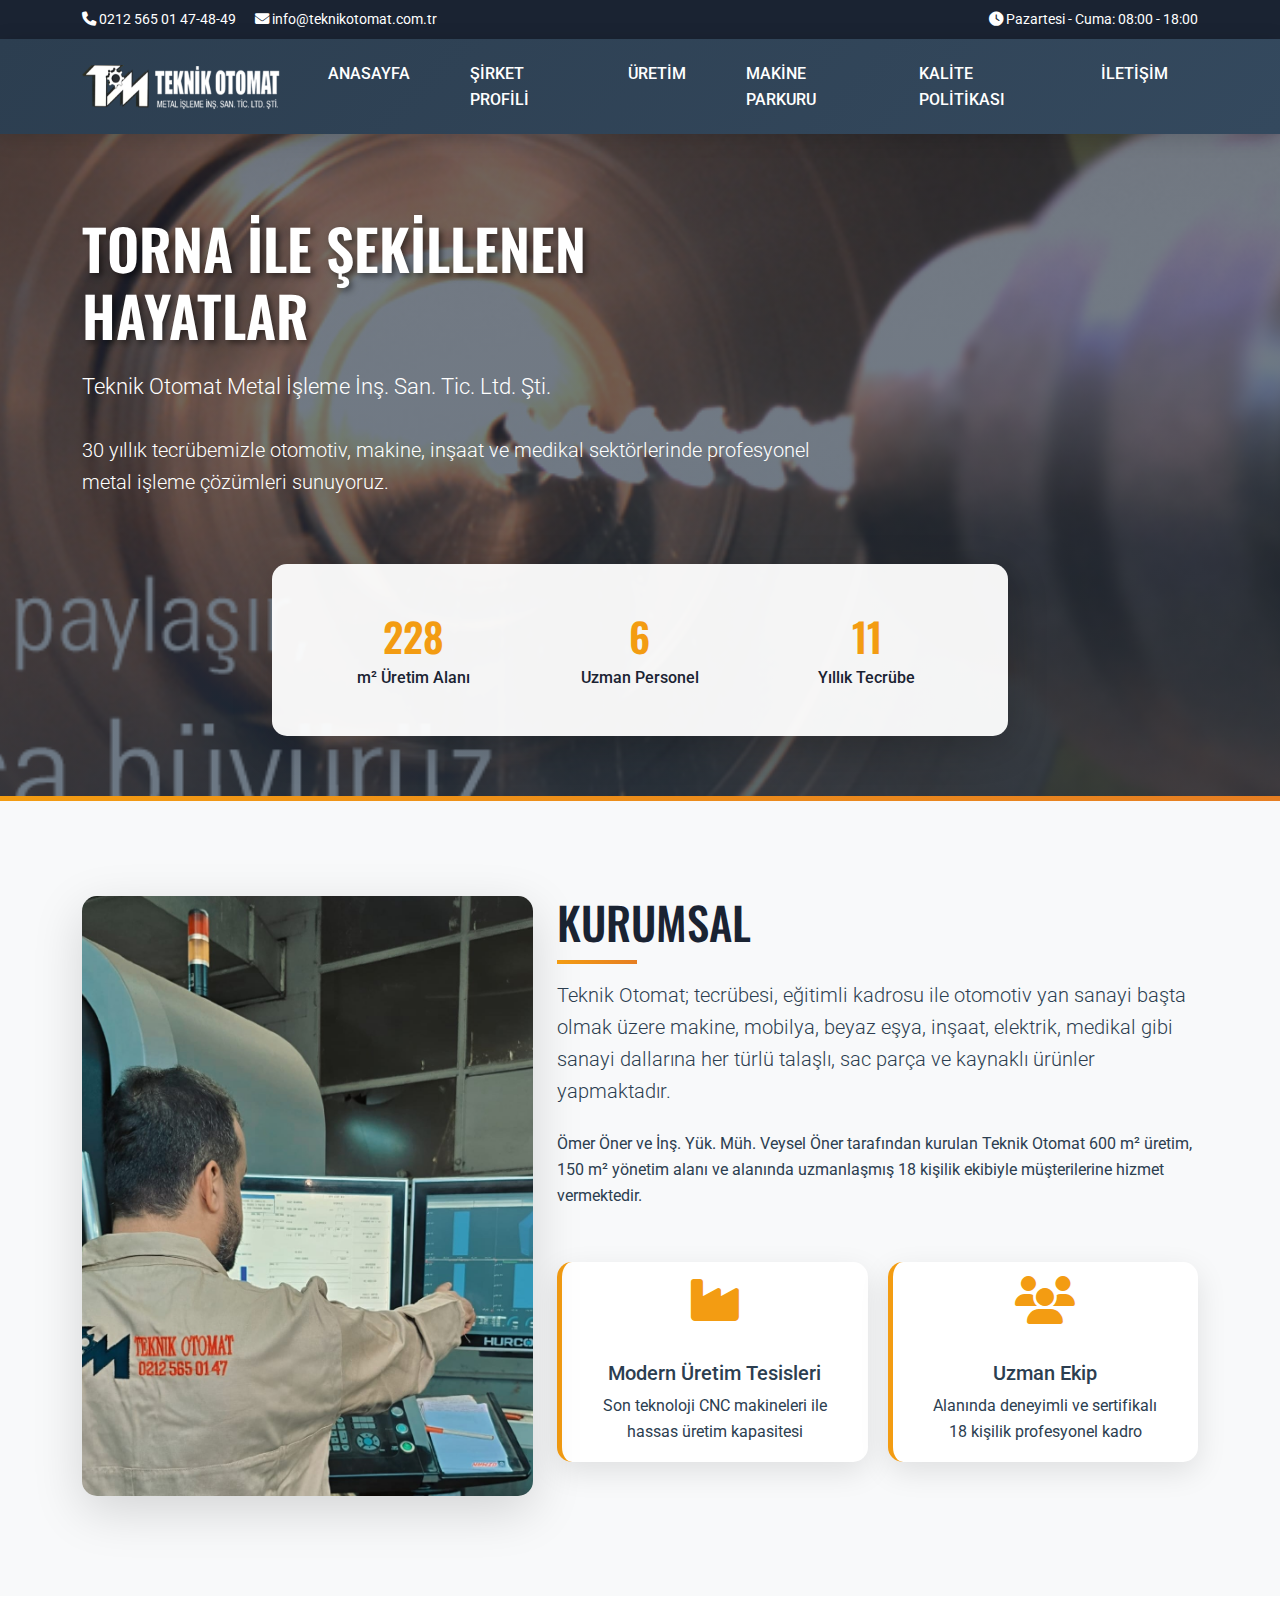
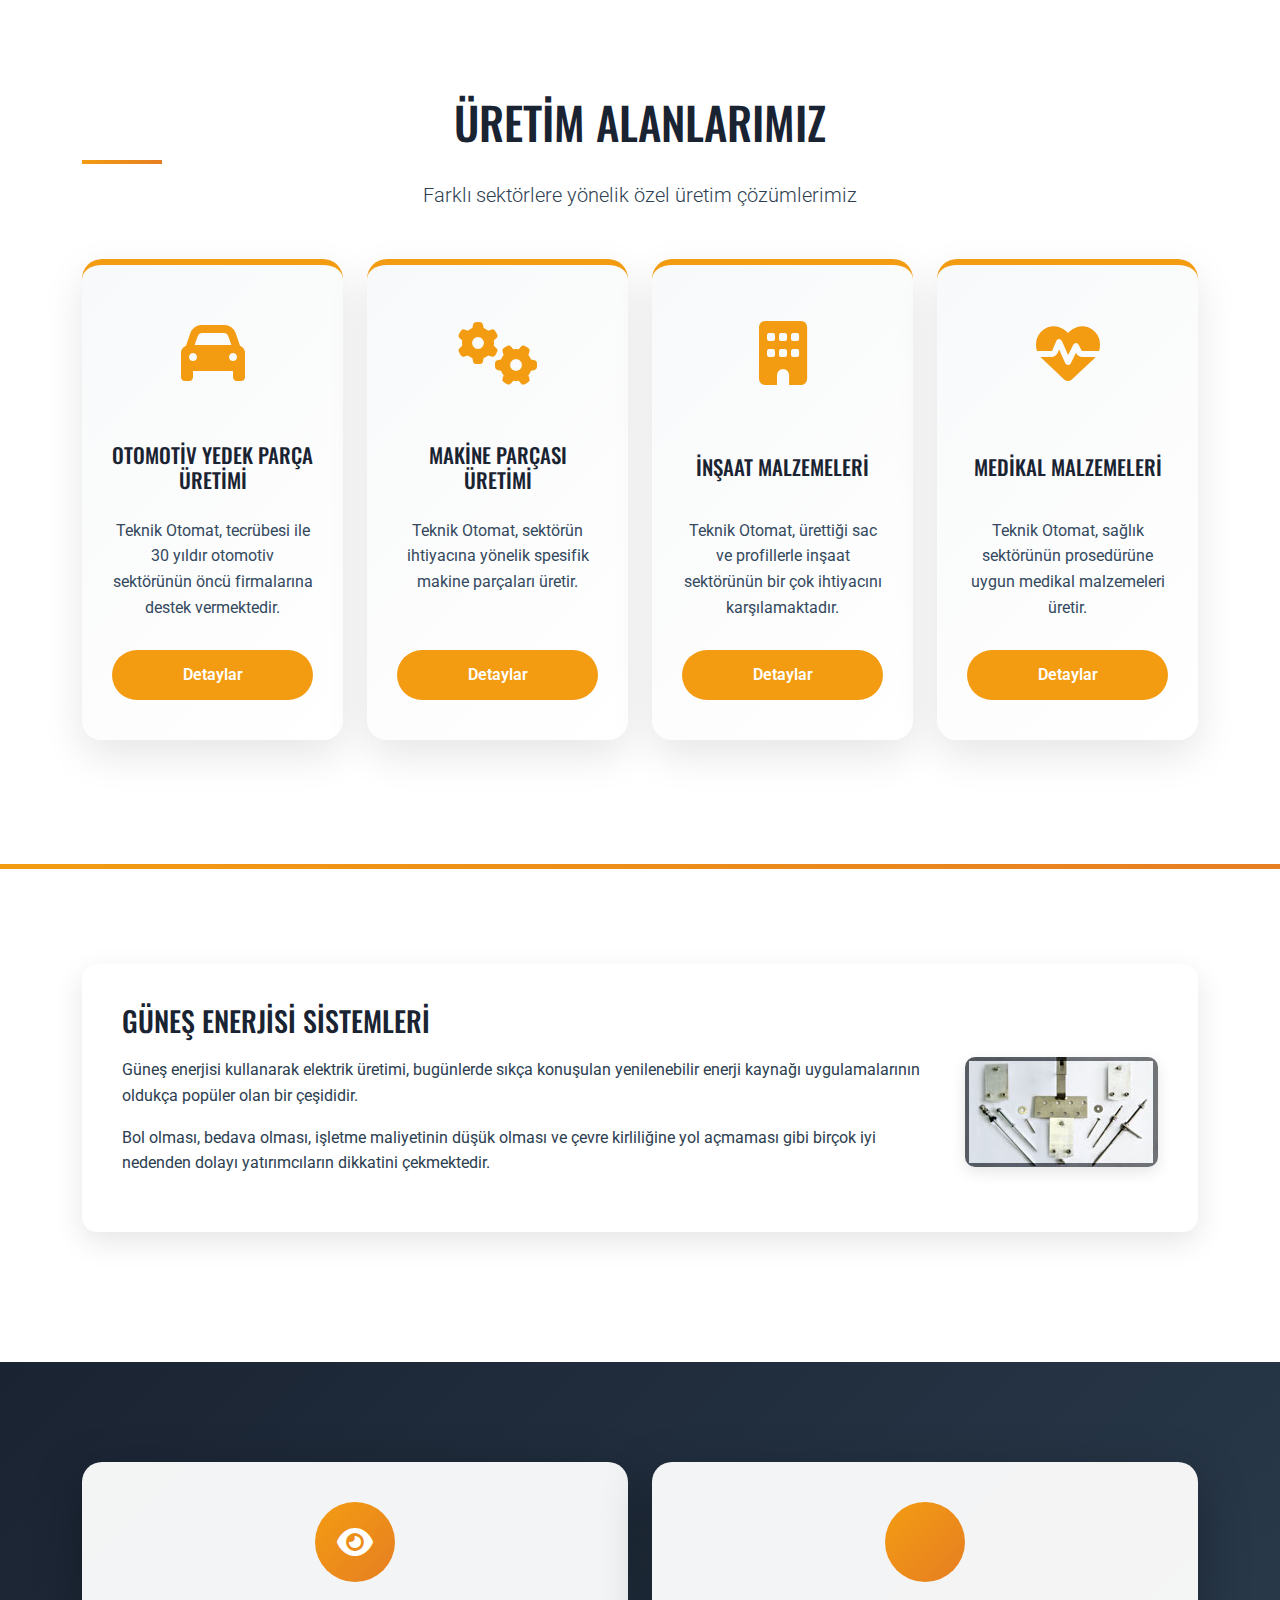
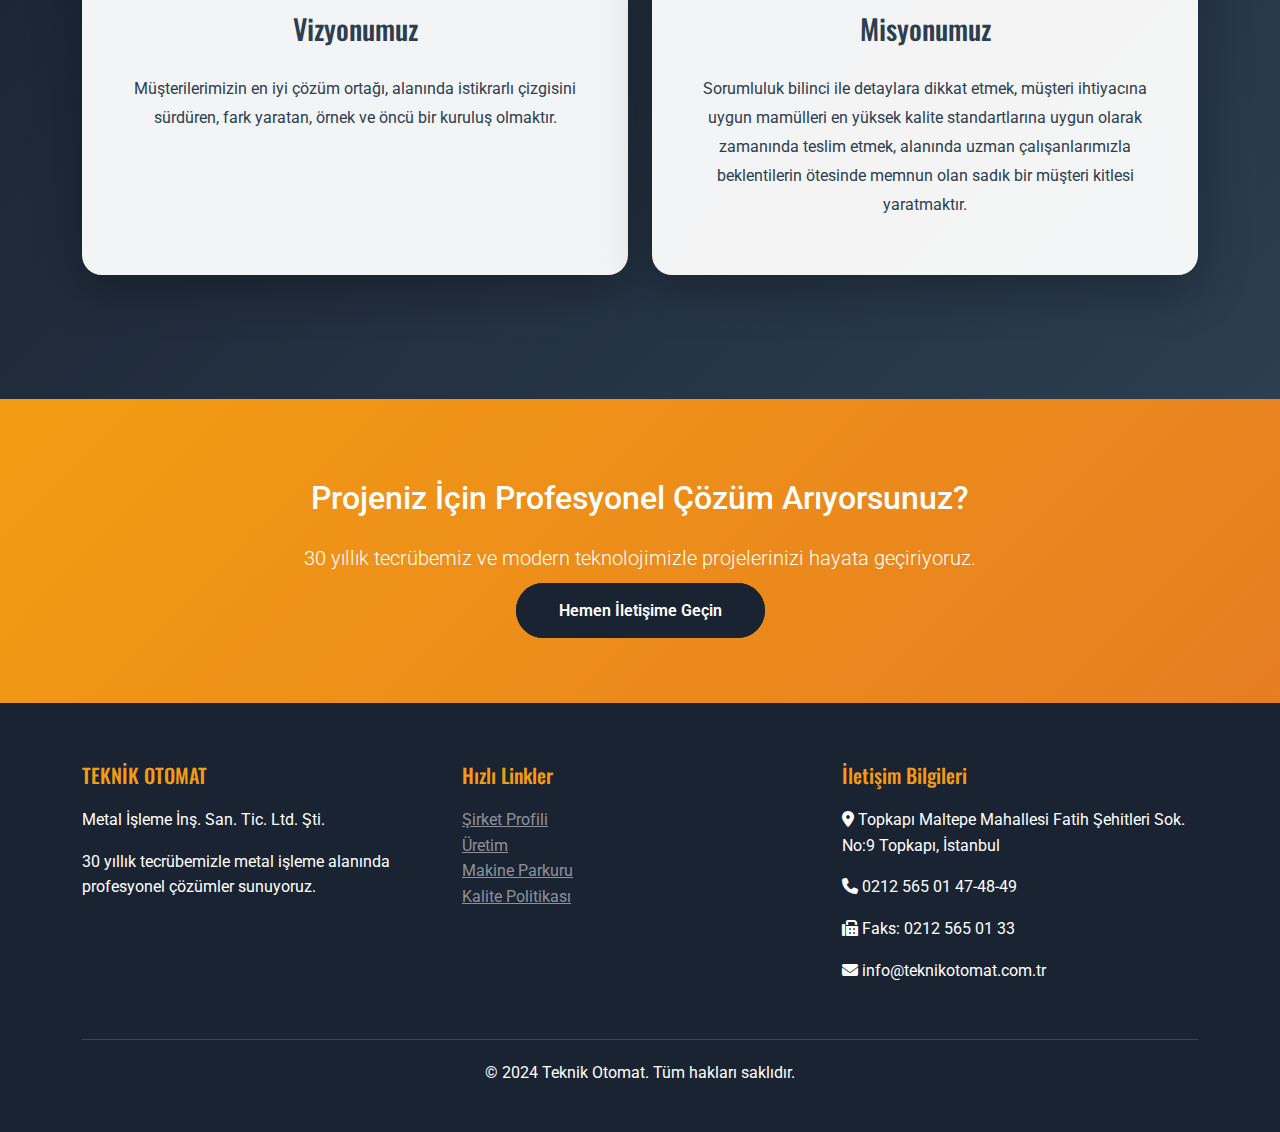
<file: index.html>
﻿<!DOCTYPE html>
<html lang="tr">
<head>
    <meta charset="UTF-8">
    <meta name="viewport" content="width=device-width, initial-scale=1.0">
    <title>Teknik Otomat - Profesyonel Metal İşleme ve CNC Çözümleri</title>

    <!-- Bootstrap CSS -->
    <link href="https://cdn.jsdelivr.net/npm/bootstrap@5.3.0/dist/css/bootstrap.min.css" rel="stylesheet">
    <!-- Font Awesome -->
    <link rel="stylesheet" href="https://cdnjs.cloudflare.com/ajax/libs/font-awesome/6.4.0/css/all.min.css">
    <!-- Google Fonts -->
    <link href="https://fonts.googleapis.com/css2?family=Roboto:wght@300;400;500;700&family=Oswald:wght@400;500;600&display=swap" rel="stylesheet">
    <!-- Custom CSS -->
    <link href="css/styles.css" rel="stylesheet">
</head>

<body>
    <!-- Top Bar -->
    <div class="top-bar">
        <div class="container">
            <div class="row">
                <div class="col-md-6">
                    <i class="fas fa-phone"></i> 0212 565 01 47-48-49
                    <i class="fas fa-envelope ms-3"></i> info@teknikotomat.com.tr
                </div>
                <div class="col-md-6 text-end">
                    <i class="fas fa-clock"></i> Pazartesi - Cuma: 08:00 - 18:00
                </div>
            </div>
        </div>
    </div>

    <!-- Main Navigation -->
    <nav class="navbar navbar-expand-lg main-navbar">
        <div class="container">
            <a class="navbar-brand" href="index.html">
                <img src="images/logo.png" alt="Teknik Otomat Logo">
            </a>

            <button class="navbar-toggler" type="button" data-bs-toggle="collapse" data-bs-target="#navbarNav" aria-controls="navbarNav" aria-expanded="false" aria-label="Toggle navigation">
                <span class="navbar-toggler-icon"></span>
            </button>

            <div class="collapse navbar-collapse" id="navbarNav">
                <ul class="navbar-nav ms-auto">
                    <li class="nav-item">
                        <a class="nav-link" href="index.html">ANASAYFA</a>
                    </li>
                    <li class="nav-item">
                        <a class="nav-link" href="sirket-profili.html">ŞİRKET PROFİLİ</a>
                    </li>
                    <li class="nav-item">
                        <a class="nav-link" href="uretim.html">ÜRETİM</a>
                    </li>
                    <li class="nav-item">
                        <a class="nav-link" href="makine-parkuru.html">MAKİNE PARKURU</a>
                    </li>
                    <li class="nav-item">
                        <a class="nav-link" href="kalite-politikasi.html">KALİTE POLİTİKASI</a>
                    </li>
                    <li class="nav-item">
                        <a class="nav-link" href="iletisim.html">İLETİŞİM</a>
                    </li>
                </ul>
            </div>
        </div>
    </nav>

    <!-- Hero Banner -->
    <section id="anasayfa" class="hero-banner">
        <div class="container">
            <div class="row">
                <div class="col-lg-8">
                    <div class="hero-content fade-in-up">
                        <h1 class="hero-title">TORNA İLE ŞEKİLLENEN HAYATLAR</h1>
                        <p class="hero-subtitle">Teknik Otomat Metal İşleme İnş. San. Tic. Ltd. Şti.</p>
                        <p class="lead">30 yıllık tecrübemizle otomotiv, makine, inşaat ve medikal sektörlerinde profesyonel metal işleme çözümleri sunuyoruz.</p>
                    </div>
                </div>
            </div>

            <!-- Stats -->
            <div class="row">
                <div class="col-lg-8 offset-lg-2">
                    <div class="hero-stats">
                        <div class="row">
                            <div class="col-md-4">
                                <div class="stat-item">
                                    <div class="stat-number">600</div>
                                    <h6>m² Üretim Alanı</h6>
                                </div>
                            </div>
                            <div class="col-md-4">
                                <div class="stat-item">
                                    <div class="stat-number">18</div>
                                    <h6>Uzman Personel</h6>
                                </div>
                            </div>
                            <div class="col-md-4">
                                <div class="stat-item">
                                    <div class="stat-number">30+</div>
                                    <h6>Yıllık Tecrübe</h6>
                                </div>
                            </div>
                        </div>
                    </div>
                </div>
            </div>
        </div>
    </section>

    <!-- Corporate Section -->
    <section id="kurumsal" class="page-section">
        <div class="container">
            <div class="row align-items-stretch">
                <div class="col-lg-5 mb-5 mb-lg-0">
                    <div class="corporate-image-container">
                        <img src="images/Teknik_Otomat_Cnc.jpg" alt="Teknik Otomat Fabrika" class="corporate-image">
                    </div>
                </div>

                <div class="col-lg-7">
                    <div class="corporate-content">
                        <h2 class="section-title">KURUMSAL</h2>
                        <p class="lead mb-4">
                            Teknik Otomat; tecrübesi, eğitimli kadrosu ile otomotiv yan sanayi başta olmak üzere makine, mobilya, beyaz eşya, inşaat, elektrik, medikal gibi sanayi dallarına her türlü talaşlı, sac parça ve kaynaklı ürünler yapmaktadır.
                        </p>
                        <p class="mb-4">
                            Ömer Öner ve İnş. Yük. Müh. Veysel Öner tarafından kurulan Teknik Otomat 600 m² üretim, 150 m² yönetim alanı ve alanında uzmanlaşmış 18 kişilik ekibiyle müşterilerine hizmet vermektedir.
                        </p>

                        <div class="feature-boxes-container">
                            <div class="feature-box">
                                <div class="feature-icon">
                                    <i class="fas fa-industry"></i>
                                </div>
                                <h5 class="text-center">Modern Üretim Tesisleri</h5>
                                <p class="text-center">Son teknoloji CNC makineleri ile hassas üretim kapasitesi</p>
                            </div>
                            <div class="feature-box">
                                <div class="feature-icon">
                                    <i class="fas fa-users"></i>
                                </div>
                                <h5 class="text-center">Uzman Ekip</h5>
                                <p class="text-center">Alanında deneyimli ve sertifikalı 18 kişilik profesyonel kadro</p>
                            </div>
                        </div>
                    </div>
                </div>
            </div>
        </div>
    </section>

    <!-- Product Categories Section -->
    <section id="urunler" class="product-categories">
        <div class="container">
            <div class="text-center mb-5">
                <h2 class="section-title">ÜRETİM ALANLARIMIZ</h2>
                <p class="lead">Farklı sektörlere yönelik özel üretim çözümlerimiz</p>
            </div>

            <div class="row">
                <div class="col-lg-3 col-md-6 mb-4">
                    <div class="product-card">
                        <div class="product-icon">
                            <i class="fas fa-car"></i>
                        </div>
                        <h4>OTOMOTİV YEDEK PARÇA ÜRETİMİ</h4>
                        <p>Teknik Otomat, tecrübesi ile 30 yıldır otomotiv sektörünün öncü firmalarına destek vermektedir.</p>
                        <a href="otomotiv-yedek-parca.html" class="btn-product">Detaylar</a>
                    </div>
                </div>
                <div class="col-lg-3 col-md-6 mb-4">
                    <div class="product-card">
                        <div class="product-icon">
                            <i class="fas fa-cogs"></i>
                        </div>
                        <h4>MAKİNE PARÇASI ÜRETİMİ</h4>
                        <p>Teknik Otomat, sektörün ihtiyacına yönelik spesifik makine parçaları üretir.</p>
                        <a href="makine-parcasi.html" class="btn-product">Detaylar</a>
                    </div>
                </div>
                <div class="col-lg-3 col-md-6 mb-4">
                    <div class="product-card">
                        <div class="product-icon">
                            <i class="fas fa-building"></i>
                        </div>
                        <h4>İNŞAAT MALZEMELERİ</h4>
                        <p>Teknik Otomat, ürettiği sac ve profillerle inşaat sektörünün bir çok ihtiyacını karşılamaktadır.</p>
                        <a href="insaat-malzemeleri.html" class="btn-product">Detaylar</a>
                    </div>
                </div>
                <div class="col-lg-3 col-md-6 mb-4">
                    <div class="product-card">
                        <div class="product-icon">
                            <i class="fas fa-heartbeat"></i>
                        </div>
                        <h4>MEDİKAL MALZEMELERİ</h4>
                        <p>Teknik Otomat, sağlık sektörünün prosedürüne uygun medikal malzemeleri üretir.</p>
                        <a href="medikal-malzemeleri.html" class="btn-product">Detaylar</a>
                    </div>
                </div>
            </div>
        </div>
    </section>

    <!-- Solar Energy Section -->
    <section class="page-section white-bg">
        <div class="container">
            <div class="solar-energy">
                <h3>GÜNEŞ ENERJİSİ SİSTEMLERİ</h3>
                <img src="images/gunes_paneli.jpg" width="193" height="110" alt="Güneş Paneli">
                <p>
                    Güneş enerjisi kullanarak elektrik üretimi, bugünlerde sıkça konuşulan yenilenebilir enerji kaynağı uygulamalarının oldukça popüler olan bir çeşididir.
                </p>
                <p>
                    Bol olması, bedava olması, işletme maliyetinin düşük olması ve çevre kirliliğine yol açmaması gibi birçok iyi nedenden dolayı yatırımcıların dikkatini çekmektedir.
                </p>
            </div>
        </div>
    </section>

    <!-- Vision & Mission -->
    <section class="vision-mission">
        <div class="container">
            <div class="row">
                <div class="col-lg-6 mb-4">
                    <div class="vision-mission-card">
                        <div class="card-icon">
                            <i class="fas fa-eye"></i>
                        </div>
                        <h3>Vizyonumuz</h3>
                        <p>
                            Müşterilerimizin en iyi çözüm ortağı, alanında istikrarlı çizgisini sürdüren, fark yaratan, örnek ve öncü bir kuruluş olmaktır.
                        </p>
                    </div>
                </div>
                <div class="col-lg-6 mb-4">
                    <div class="vision-mission-card">
                        <div class="card-icon">
                            <i class="fas fa-target"></i>
                        </div>
                        <h3>Misyonumuz</h3>
                        <p>
                            Sorumluluk bilinci ile detaylara dikkat etmek, müşteri ihtiyacına uygun mamülleri en yüksek kalite standartlarına uygun olarak zamanında teslim etmek, alanında uzman çalışanlarımızla beklentilerin ötesinde memnun olan sadık bir müşteri kitlesi yaratmaktır.
                        </p>
                    </div>
                </div>
            </div>
        </div>
    </section>

    <!-- CTA Section -->
    <section class="cta-section">
        <div class="container">
            <div class="row">
                <div class="col-lg-8 mx-auto text-center">
                    <h2 class="mb-4">Projeniz İçin Profesyonel Çözüm Arıyorsunuz?</h2>
                    <p class="lead mb-4">30 yıllık tecrübemiz ve modern teknolojimizle projelerinizi hayata geçiriyoruz.</p>
                    <a href="iletisim.html" class="btn-custom">Hemen İletişime Geçin</a>
                </div>
            </div>
        </div>
    </section>

    <!-- Footer -->
    <footer id="iletisim" class="footer">
        <div class="container">
            <div class="row">
                <div class="col-lg-4">
                    <div class="footer-section">
                        <h5>TEKNİK OTOMAT</h5>
                        <p>Metal İşleme İnş. San. Tic. Ltd. Şti.</p>
                        <p>30 yıllık tecrübemizle metal işleme alanında profesyonel çözümler sunuyoruz.</p>
                    </div>
                </div>
                <div class="col-lg-4">
                    <div class="footer-section">
                        <h5>Hızlı Linkler</h5>
                        <ul class="list-unstyled">
                            <li><a href="sirket-profili.html" class="text-white-50">Şirket Profili</a></li>
                            <li><a href="uretim.html" class="text-white-50">Üretim</a></li>
                            <li><a href="makine-parkuru.html" class="text-white-50">Makine Parkuru</a></li>
                            <li><a href="kalite-politikasi.html" class="text-white-50">Kalite Politikası</a></li>
                        </ul>
                    </div>
                </div>
                <div class="col-lg-4">
                    <div class="footer-section">
                        <h5>İletişim Bilgileri</h5>
                        <p><i class="fas fa-map-marker-alt"></i> Topkapı Maltepe Mahallesi Fatih Şehitleri Sok. No:9 Topkapı, İstanbul</p>
                        <p><i class="fas fa-phone"></i> 0212 565 01 47-48-49</p>
                        <p><i class="fas fa-fax"></i> Faks: 0212 565 01 33</p>
                        <p><i class="fas fa-envelope"></i> info@teknikotomat.com.tr</p>
                    </div>
                </div>
            </div>
            <div class="footer-bottom">
                <p>&copy; 2024 Teknik Otomat. Tüm hakları saklıdır.</p>
            </div>
        </div>
    </footer>

    <!-- WhatsApp Button -->
    <div class="whatsapp-button">
        <a href="https://wa.me/905321379031?text=Merhaba, Teknik Otomat hakkında bilgi almak istiyorum." target="_blank" rel="noopener noreferrer">
            <i class="fab fa-whatsapp"></i>
        </a>
    </div>

    <!-- Bootstrap JS -->
    <script src="https://cdn.jsdelivr.net/npm/bootstrap@5.3.0/dist/js/bootstrap.bundle.min.js"></script>
    <!-- Custom JS -->
    <script src="js/main.js"></script>
</body>
</html>
</file>
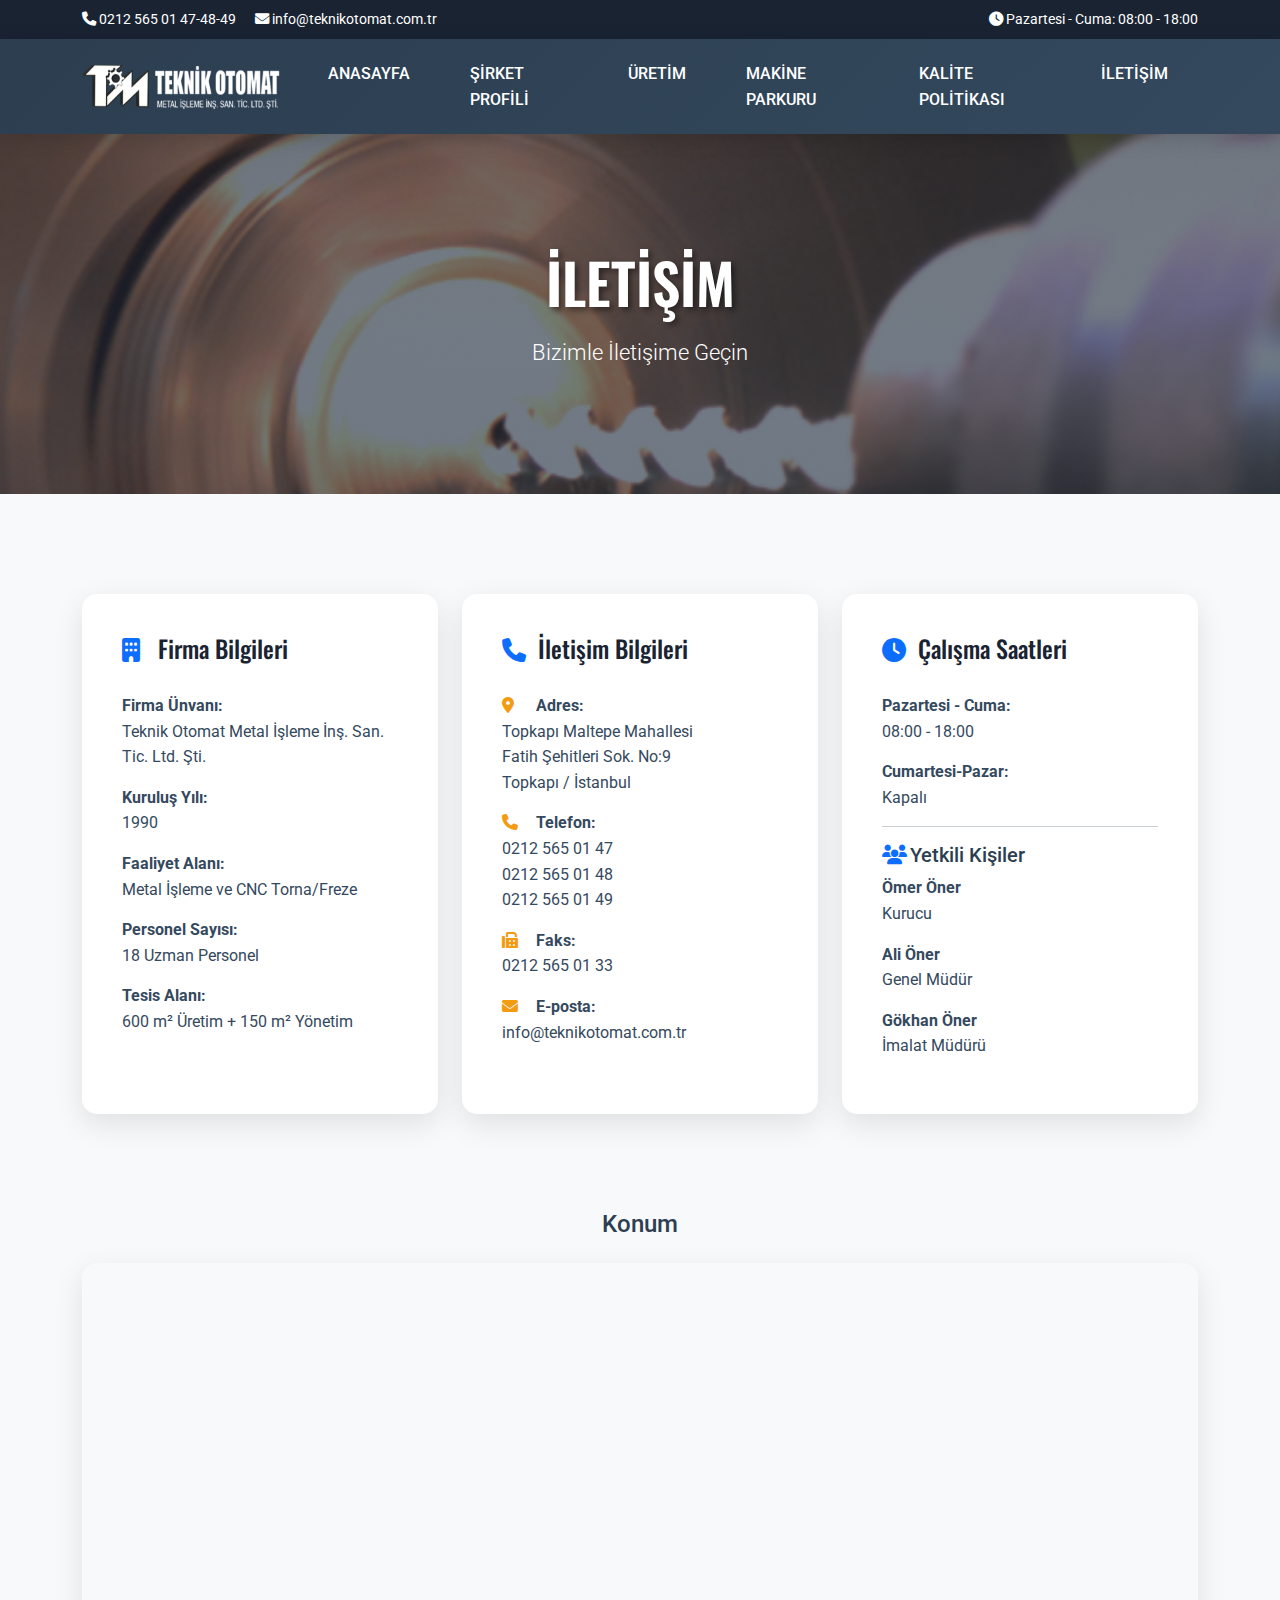
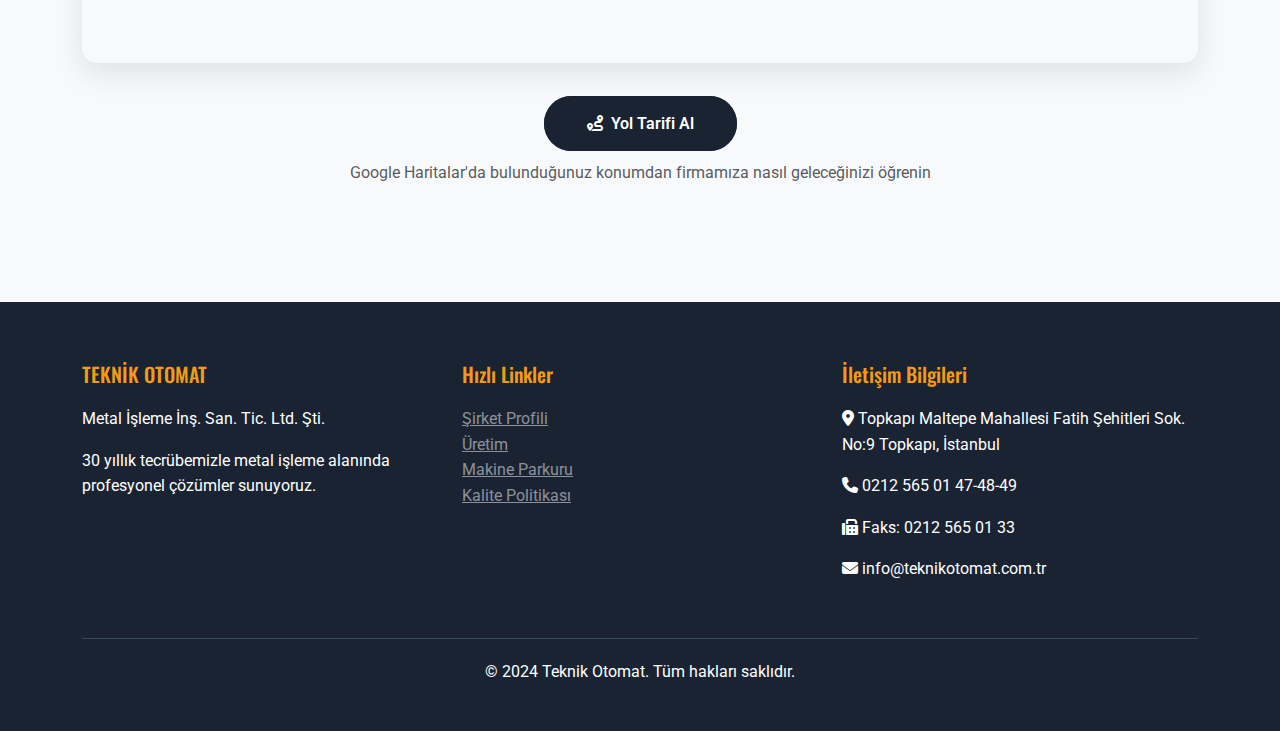
<file: iletisim.html>
﻿<!DOCTYPE html>
<html lang="tr">
<head>
    <meta charset="UTF-8">
    <meta name="viewport" content="width=device-width, initial-scale=1.0">
    <title>İletişim - Teknik Otomat</title>

    <!-- Bootstrap CSS -->
    <link href="https://cdn.jsdelivr.net/npm/bootstrap@5.3.0/dist/css/bootstrap.min.css" rel="stylesheet">
    <!-- Font Awesome -->
    <link rel="stylesheet" href="https://cdnjs.cloudflare.com/ajax/libs/font-awesome/6.4.0/css/all.min.css">
    <!-- Google Fonts -->
    <link href="https://fonts.googleapis.com/css2?family=Roboto:wght@300;400;500;700&family=Oswald:wght@400;500;600&display=swap" rel="stylesheet">
    <!-- Custom CSS -->
    <link href="css/styles.css" rel="stylesheet">
</head>

<body>
    <!-- Top Bar -->
    <div class="top-bar">
        <div class="container">
            <div class="row">
                <div class="col-md-6">
                    <i class="fas fa-phone"></i> 0212 565 01 47-48-49
                    <i class="fas fa-envelope ms-3"></i> info@teknikotomat.com.tr
                </div>
                <div class="col-md-6 text-end">
                    <i class="fas fa-clock"></i> Pazartesi - Cuma: 08:00 - 18:00
                </div>
            </div>
        </div>
    </div>

    <!-- Main Navigation -->
    <nav class="navbar navbar-expand-lg main-navbar">
        <div class="container">
            <a class="navbar-brand" href="index.html">
                <img src="images/logo.png" alt="Teknik Otomat Logo">
            </a>

            <button class="navbar-toggler" type="button" data-bs-toggle="collapse" data-bs-target="#navbarNav" aria-controls="navbarNav" aria-expanded="false" aria-label="Toggle navigation">
                <span class="navbar-toggler-icon"></span>
            </button>

            <div class="collapse navbar-collapse" id="navbarNav">
                <ul class="navbar-nav ms-auto">
                    <li class="nav-item">
                        <a class="nav-link" href="index.html">ANASAYFA</a>
                    </li>
                    <li class="nav-item">
                        <a class="nav-link" href="sirket-profili.html">ŞİRKET PROFİLİ</a>
                    </li>
                    <li class="nav-item">
                        <a class="nav-link" href="uretim.html">ÜRETİM</a>
                    </li>
                    <li class="nav-item">
                        <a class="nav-link" href="makine-parkuru.html">MAKİNE PARKURU</a>
                    </li>
                    <li class="nav-item">
                        <a class="nav-link" href="kalite-politikasi.html">KALİTE POLİTİKASI</a>
                    </li>
                    <li class="nav-item">
                        <a class="nav-link active" href="iletisim.html">İLETİŞİM</a>
                    </li>
                </ul>
            </div>
        </div>
    </nav>

    <!-- Page Header -->
    <section class="hero-banner" style="min-height: 40vh;">
        <div class="container">
            <div class="row">
                <div class="col-lg-12 text-center">
                    <div class="hero-content fade-in-up">
                        <h1 class="hero-title">İLETİŞİM</h1>
                        <p class="hero-subtitle">Bizimle İletişime Geçin</p>
                    </div>
                </div>
            </div>
        </div>
    </section>

    <!-- Contact Information -->
    <section class="contact-section">
        <div class="container">
            <div class="row">
                <div class="col-lg-4 mb-5">
                    <div class="contact-info">
                        <h4><i class="fas fa-building text-primary me-3"></i>Firma Bilgileri</h4>
                        <p><strong>Firma Ünvanı:</strong><br>Teknik Otomat Metal İşleme İnş. San. Tic. Ltd. Şti.</p>
                        <p><strong>Kuruluş Yılı:</strong><br>1990</p>
                        <p><strong>Faaliyet Alanı:</strong><br>Metal İşleme ve CNC Torna/Freze</p>
                        <p><strong>Personel Sayısı:</strong><br>18 Uzman Personel</p>
                        <p><strong>Tesis Alanı:</strong><br>600 m² Üretim + 150 m² Yönetim</p>
                    </div>
                </div>

                <div class="col-lg-4 mb-5">
                    <div class="contact-info">
                        <h4><i class="fas fa-phone text-primary me-3"></i>İletişim Bilgileri</h4>
                        <p>
                            <i class="fas fa-map-marker-alt"></i> <strong>Adres:</strong><br>
                            Topkapı Maltepe Mahallesi<br>
                            Fatih Şehitleri Sok. No:9<br>
                            Topkapı / İstanbul
                        </p>

                        <p>
                            <i class="fas fa-phone"></i> <strong>Telefon:</strong><br>
                            0212 565 01 47<br>
                            0212 565 01 48<br>
                            0212 565 01 49
                        </p>

                        <p>
                            <i class="fas fa-fax"></i> <strong>Faks:</strong><br>
                            0212 565 01 33
                        </p>

                        <p>
                            <i class="fas fa-envelope"></i> <strong>E-posta:</strong><br>
                            info@teknikotomat.com.tr
                        </p>
                    </div>
                </div>

                <div class="col-lg-4 mb-5">
                    <div class="contact-info">
                        <h4><i class="fas fa-clock text-primary me-3"></i>Çalışma Saatleri</h4>
                        <p><strong>Pazartesi - Cuma:</strong><br>08:00 - 18:00</p>
                        <p><strong>Cumartesi-Pazar:</strong><br>Kapalı</p>

                        <hr>

                        <h5><i class="fas fa-users text-primary me-2"></i>Yetkili Kişiler</h5>
                        <p><strong>Ömer Öner</strong><br>Kurucu</p>
                        <p><strong>Ali Öner</strong><br>Genel Müdür</p>
                        <p><strong>Gökhan Öner</strong><br>İmalat Müdürü</p>
                    </div>
                </div>
            </div>

            <!-- Map Section -->
            <div class="row mt-5">
                <div class="col-lg-12">
                    <h4 class="mb-4 text-center">Konum</h4>
                    <div id="map" style="height: 400px; border-radius: 15px; box-shadow: 0 10px 30px rgba(0,0,0,0.1);">
                        <!-- Google Maps with exact coordinates -->
                        <iframe src="https://www.google.com/maps/embed?pb=!1m18!1m12!1m3!1d3010.741!2d28.913239!3d41.028218!2m3!1f0!2f0!3f0!3m2!1i1024!2i768!4f13.1!3m3!1m2!1s0x0%3A0x0!2zNDHCsDAxJzQxLjYiTiAyOMKwNTQnNDcuNyJF!5e0!3m2!1str!2str!4v1"
                                width="100%"
                                height="400"
                                style="border:0; border-radius: 15px;"
                                allowfullscreen=""
                                loading="lazy"
                                referrerpolicy="no-referrer-when-downgrade">
                        </iframe>
                    </div>

                    <!-- Navigation Link -->
                    <div class="text-center mt-5">
                        <a href="https://www.google.com/maps/dir/?api=1&destination=41.028218,28.913239"
                           target="_blank"
                           class="btn-custom">
                            <i class="fas fa-route me-2"></i>Yol Tarifi Al
                        </a>
                        <p class="mt-4 text-muted">Google Haritalar'da bulunduğunuz konumdan firmamıza nasıl geleceğinizi öğrenin</p>
                    </div>
                </div>
            </div>
        </div>
    </section>

    <!-- Footer -->
    <footer class="footer">
        <div class="container">
            <div class="row">
                <div class="col-lg-4">
                    <div class="footer-section">
                        <h5>TEKNİK OTOMAT</h5>
                        <p>Metal İşleme İnş. San. Tic. Ltd. Şti.</p>
                        <p>30 yıllık tecrübemizle metal işleme alanında profesyonel çözümler sunuyoruz.</p>
                    </div>
                </div>
                <div class="col-lg-4">
                    <div class="footer-section">
                        <h5>Hızlı Linkler</h5>
                        <ul class="list-unstyled">
                            <li><a href="sirket-profili.html" class="text-white-50">Şirket Profili</a></li>
                            <li><a href="uretim.html" class="text-white-50">Üretim</a></li>
                            <li><a href="makine-parkuru.html" class="text-white-50">Makine Parkuru</a></li>
                            <li><a href="kalite-politikasi.html" class="text-white-50">Kalite Politikası</a></li>
                        </ul>
                    </div>
                </div>
                <div class="col-lg-4">
                    <div class="footer-section">
                        <h5>İletişim Bilgileri</h5>
                        <p><i class="fas fa-map-marker-alt"></i> Topkapı Maltepe Mahallesi Fatih Şehitleri Sok. No:9 Topkapı, İstanbul</p>
                        <p><i class="fas fa-phone"></i> 0212 565 01 47-48-49</p>
                        <p><i class="fas fa-fax"></i> Faks: 0212 565 01 33</p>
                        <p><i class="fas fa-envelope"></i> info@teknikotomat.com.tr</p>
                    </div>
                </div>
            </div>
            <div class="footer-bottom">
                <p>&copy; 2024 Teknik Otomat. Tüm hakları saklıdır.</p>
            </div>
        </div>
    </footer>

    <!-- WhatsApp Button -->
    <div class="whatsapp-button">
        <a href="https://wa.me/905321379031?text=Merhaba, Teknik Otomat hakkında bilgi almak istiyorum." target="_blank" rel="noopener noreferrer">
            <i class="fab fa-whatsapp"></i>
        </a>
    </div>

    <!-- Bootstrap JS -->
    <script src="https://cdn.jsdelivr.net/npm/bootstrap@5.3.0/dist/js/bootstrap.bundle.min.js"></script>
    <!-- Custom JS -->
    <script src="js/main.js"></script>
</body>
</html>
</file>
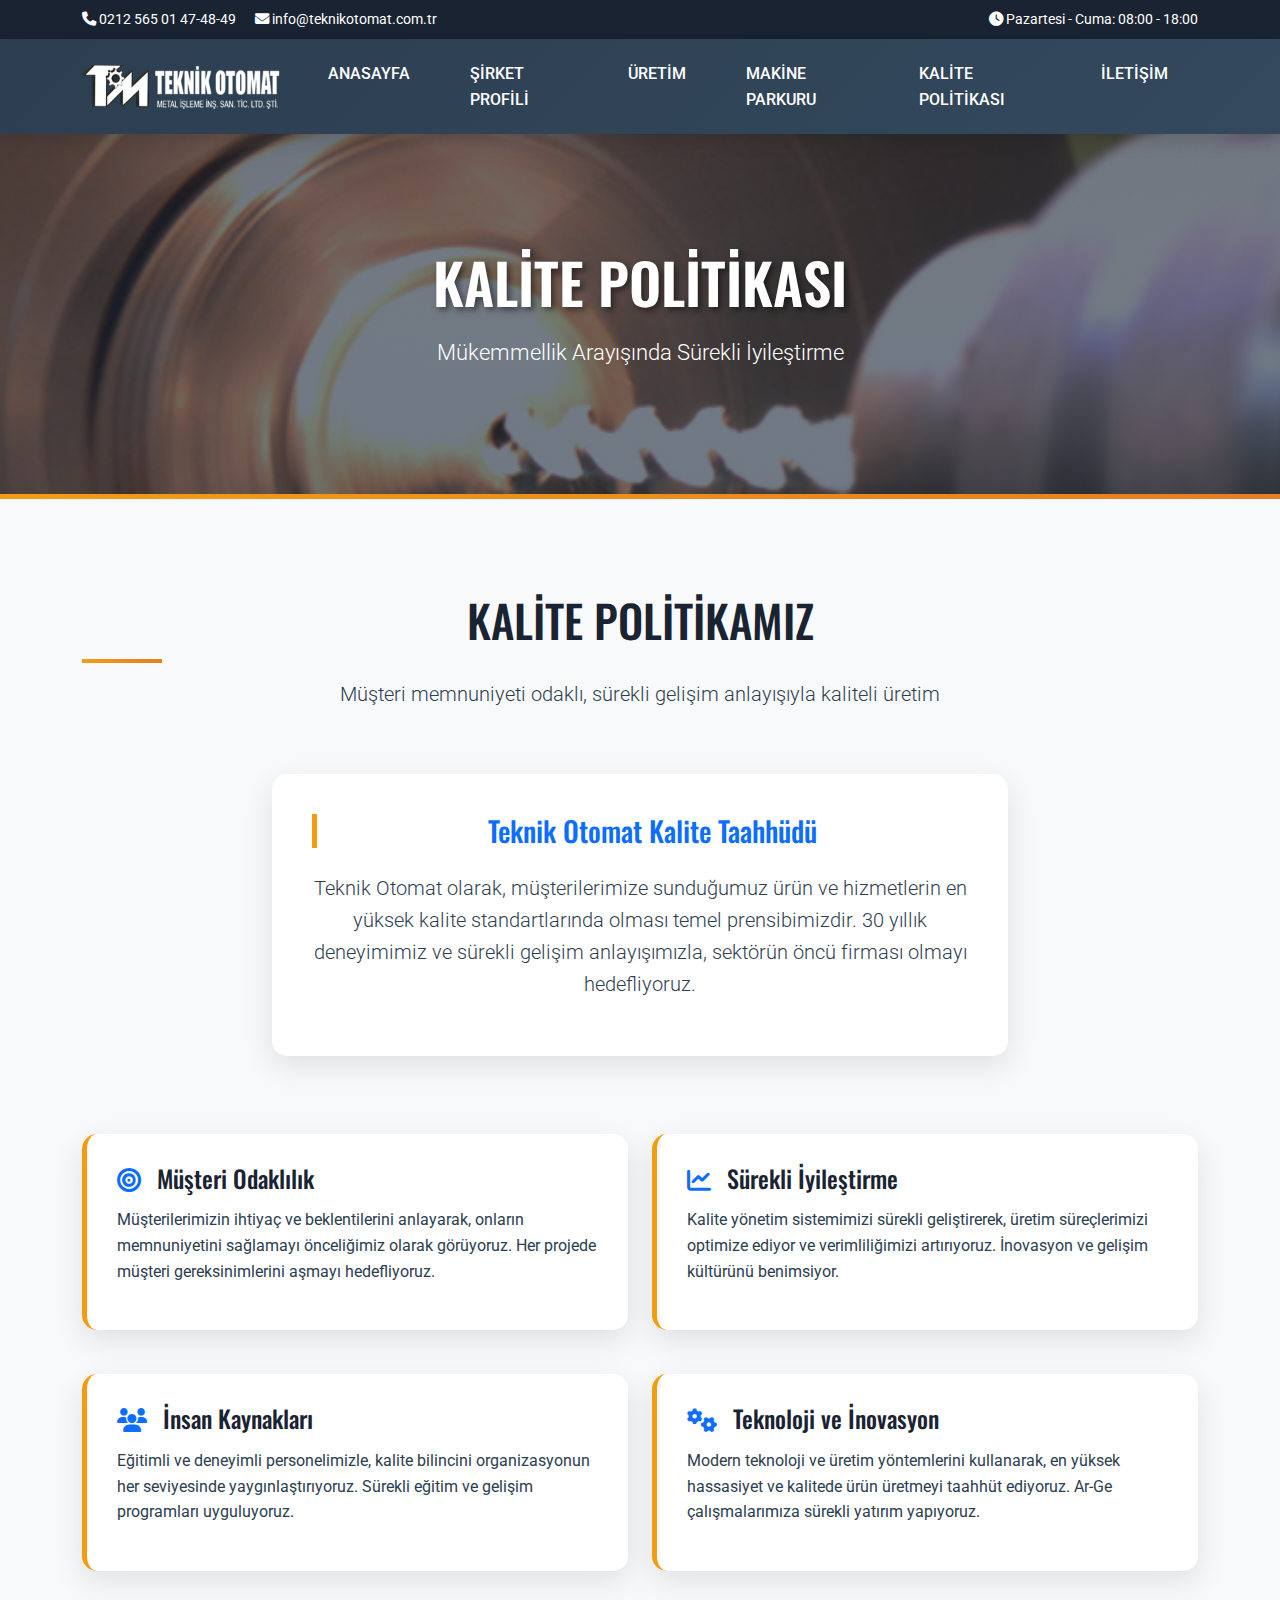
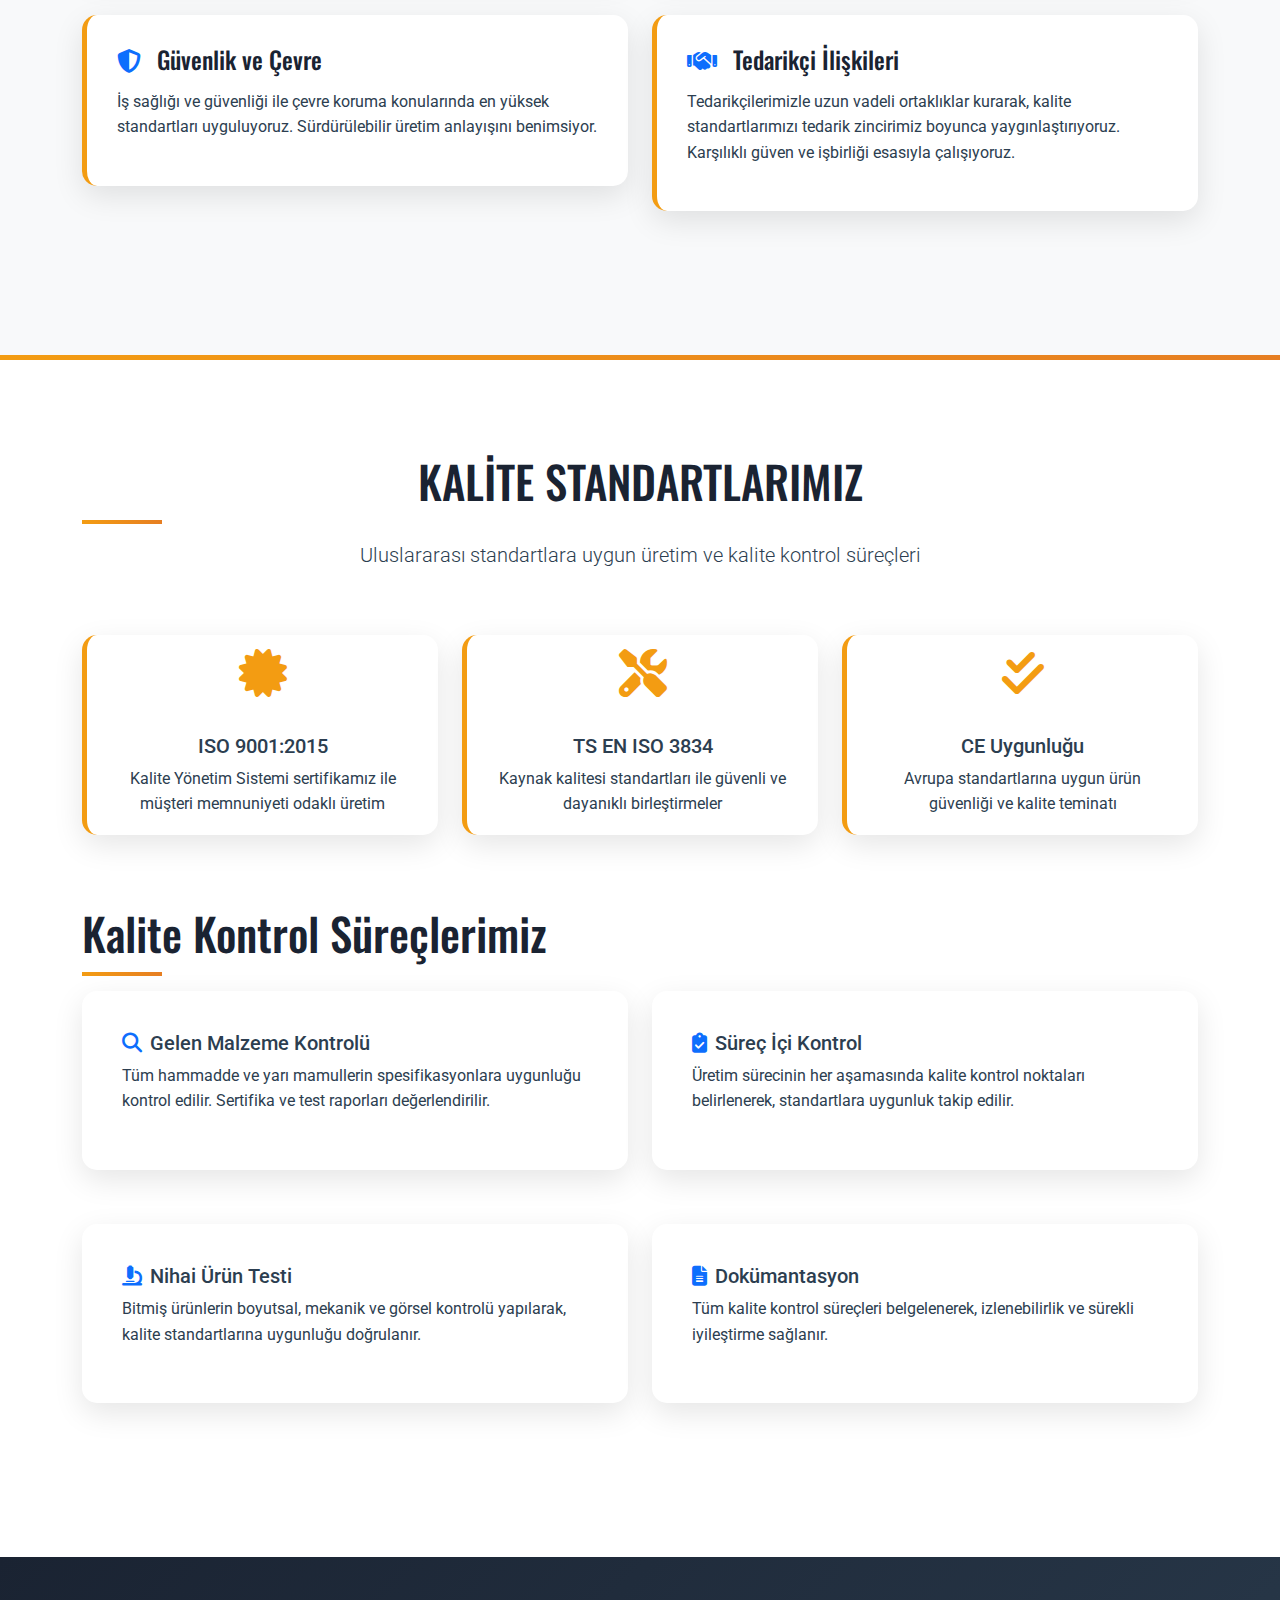
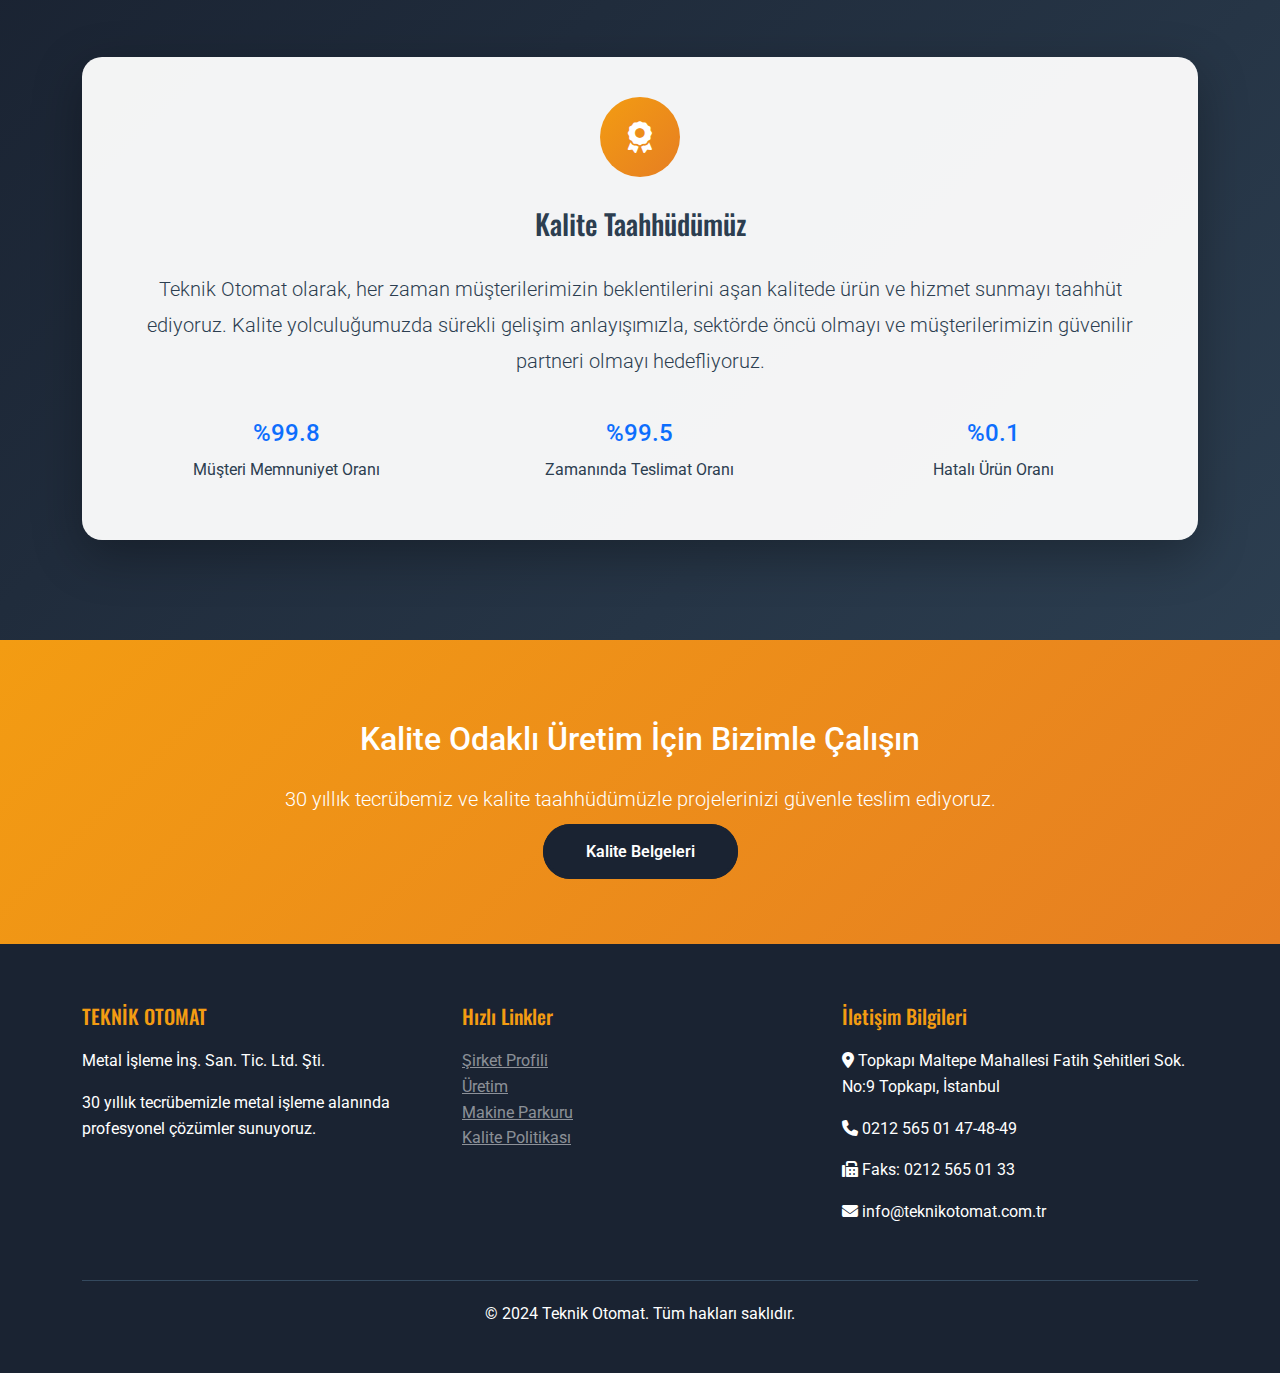
<file: kalite-politikasi.html>
﻿<!DOCTYPE html>
<html lang="tr">
<head>
    <meta charset="UTF-8">
    <meta name="viewport" content="width=device-width, initial-scale=1.0">
    <title>Kalite Politikası - Teknik Otomat</title>

    <!-- Bootstrap CSS -->
    <link href="https://cdn.jsdelivr.net/npm/bootstrap@5.3.0/dist/css/bootstrap.min.css" rel="stylesheet">
    <!-- Font Awesome -->
    <link rel="stylesheet" href="https://cdnjs.cloudflare.com/ajax/libs/font-awesome/6.4.0/css/all.min.css">
    <!-- Google Fonts -->
    <link href="https://fonts.googleapis.com/css2?family=Roboto:wght@300;400;500;700&family=Oswald:wght@400;500;600&display=swap" rel="stylesheet">
    <!-- Custom CSS -->
    <link href="css/styles.css" rel="stylesheet">
</head>

<body>
    <!-- Top Bar -->
    <div class="top-bar">
        <div class="container">
            <div class="row">
                <div class="col-md-6">
                    <i class="fas fa-phone"></i> 0212 565 01 47-48-49
                    <i class="fas fa-envelope ms-3"></i> info@teknikotomat.com.tr
                </div>
                <div class="col-md-6 text-end">
                    <i class="fas fa-clock"></i> Pazartesi - Cuma: 08:00 - 18:00
                </div>
            </div>
        </div>
    </div>

    <!-- Main Navigation -->
    <nav class="navbar navbar-expand-lg main-navbar">
        <div class="container">
            <a class="navbar-brand" href="index.html">
                <img src="images/logo.png" alt="Teknik Otomat Logo">
            </a>

            <button class="navbar-toggler" type="button" data-bs-toggle="collapse" data-bs-target="#navbarNav" aria-controls="navbarNav" aria-expanded="false" aria-label="Toggle navigation">
                <span class="navbar-toggler-icon"></span>
            </button>

            <div class="collapse navbar-collapse" id="navbarNav">
                <ul class="navbar-nav ms-auto">
                    <li class="nav-item">
                        <a class="nav-link" href="index.html">ANASAYFA</a>
                    </li>
                    <li class="nav-item">
                        <a class="nav-link" href="sirket-profili.html">ŞİRKET PROFİLİ</a>
                    </li>
                    <li class="nav-item">
                        <a class="nav-link" href="uretim.html">ÜRETİM</a>
                    </li>
                    <li class="nav-item">
                        <a class="nav-link" href="makine-parkuru.html">MAKİNE PARKURU</a>
                    </li>
                    <li class="nav-item">
                        <a class="nav-link active" href="kalite-politikasi.html">KALİTE POLİTİKASI</a>
                    </li>
                    <li class="nav-item">
                        <a class="nav-link" href="iletisim.html">İLETİŞİM</a>
                    </li>
                </ul>
            </div>
        </div>
    </nav>

    <!-- Page Header -->
    <section class="hero-banner" style="min-height: 40vh;">
        <div class="container">
            <div class="row">
                <div class="col-lg-12 text-center">
                    <div class="hero-content fade-in-up">
                        <h1 class="hero-title">KALİTE POLİTİKASI</h1>
                        <p class="hero-subtitle">Mükemmellik Arayışında Sürekli İyileştirme</p>
                    </div>
                </div>
            </div>
        </div>
    </section>

    <!-- Quality Policy Content -->
    <section class="page-section">
        <div class="container">
            <div class="row">
                <div class="col-lg-12 text-center mb-5">
                    <h2 class="section-title">KALİTE POLİTİKAMIZ</h2>
                    <p class="lead">Müşteri memnuniyeti odaklı, sürekli gelişim anlayışıyla kaliteli üretim</p>
                </div>
            </div>

            <div class="row">
                <div class="col-lg-8 mx-auto mb-5">
                    <div class="production-detail text-center">
                        <h3 class="text-primary mb-4">Teknik Otomat Kalite Taahhüdü</h3>
                        <p class="lead">
                            Teknik Otomat olarak, müşterilerimize sunduğumuz ürün ve hizmetlerin en yüksek kalite standartlarında olması temel prensibimizdir. 
                            30 yıllık deneyimimiz ve sürekli gelişim anlayışımızla, sektörün öncü firması olmayı hedefliyoruz.
                        </p>
                    </div>
                </div>
            </div>

            <!-- Quality Principles -->
            <div class="row">
                <div class="col-lg-6 mb-4">
                    <div class="quality-principle">
                        <h4><i class="fas fa-bullseye text-primary me-3"></i>Müşteri Odaklılık</h4>
                        <p>Müşterilerimizin ihtiyaç ve beklentilerini anlayarak, onların memnuniyetini sağlamayı önceliğimiz olarak görüyoruz. Her projede müşteri gereksinimlerini aşmayı hedefliyoruz.</p>
                    </div>
                </div>
                <div class="col-lg-6 mb-4">
                    <div class="quality-principle">
                        <h4><i class="fas fa-chart-line text-primary me-3"></i>Sürekli İyileştirme</h4>
                        <p>Kalite yönetim sistemimizi sürekli geliştirerek, üretim süreçlerimizi optimize ediyor ve verimliliğimizi artırıyoruz. İnovasyon ve gelişim kültürünü benimsiyor.</p>
                    </div>
                </div>
            </div>

            <div class="row">
                <div class="col-lg-6 mb-4">
                    <div class="quality-principle">
                        <h4><i class="fas fa-users text-primary me-3"></i>İnsan Kaynakları</h4>
                        <p>Eğitimli ve deneyimli personelimizle, kalite bilincini organizasyonun her seviyesinde yaygınlaştırıyoruz. Sürekli eğitim ve gelişim programları uyguluyoruz.</p>
                    </div>
                </div>
                <div class="col-lg-6 mb-4">
                    <div class="quality-principle">
                        <h4><i class="fas fa-cogs text-primary me-3"></i>Teknoloji ve İnovasyon</h4>
                        <p>Modern teknoloji ve üretim yöntemlerini kullanarak, en yüksek hassasiyet ve kalitede ürün üretmeyi taahhüt ediyoruz. Ar-Ge çalışmalarımıza sürekli yatırım yapıyoruz.</p>
                    </div>
                </div>
            </div>

            <div class="row">
                <div class="col-lg-6 mb-4">
                    <div class="quality-principle">
                        <h4><i class="fas fa-shield-alt text-primary me-3"></i>Güvenlik ve Çevre</h4>
                        <p>İş sağlığı ve güvenliği ile çevre koruma konularında en yüksek standartları uyguluyoruz. Sürdürülebilir üretim anlayışını benimsiyor.</p>
                    </div>
                </div>
                <div class="col-lg-6 mb-4">
                    <div class="quality-principle">
                        <h4><i class="fas fa-handshake text-primary me-3"></i>Tedarikçi İlişkileri</h4>
                        <p>Tedarikçilerimizle uzun vadeli ortaklıklar kurarak, kalite standartlarımızı tedarik zincirimiz boyunca yaygınlaştırıyoruz. Karşılıklı güven ve işbirliği esasıyla çalışıyoruz.</p>
                    </div>
                </div>
            </div>
        </div>
    </section>

    <!-- Quality Standards -->
    <section class="page-section white-bg">
        <div class="container">
            <div class="row">
                <div class="col-lg-12 text-center mb-5">
                    <h2 class="section-title">KALİTE STANDARTLARIMIZ</h2>
                    <p class="lead">Uluslararası standartlara uygun üretim ve kalite kontrol süreçleri</p>
                </div>
            </div>

            <div class="row">
                <div class="col-lg-4 mb-4">
                    <div class="feature-box text-center">
                        <div class="feature-icon">
                            <i class="fas fa-certificate"></i>
                        </div>
                        <h5>ISO 9001:2015</h5>
                        <p>Kalite Yönetim Sistemi sertifikamız ile müşteri memnuniyeti odaklı üretim</p>
                    </div>
                </div>
                <div class="col-lg-4 mb-4">
                    <div class="feature-box text-center">
                        <div class="feature-icon">
                            <i class="fas fa-tools"></i>
                        </div>
                        <h5>TS EN ISO 3834</h5>
                        <p>Kaynak kalitesi standartları ile güvenli ve dayanıklı birleştirmeler</p>
                    </div>
                </div>
                <div class="col-lg-4 mb-4">
                    <div class="feature-box text-center">
                        <div class="feature-icon">
                            <i class="fas fa-check-double"></i>
                        </div>
                        <h5>CE Uygunluğu</h5>
                        <p>Avrupa standartlarına uygun ürün güvenliği ve kalite teminatı</p>
                    </div>
                </div>
            </div>

            <div class="row mt-5">
                <div class="col-lg-12">
                    <h3 class="section-title">Kalite Kontrol Süreçlerimiz</h3>
                    <div class="row">
                        <div class="col-md-6 mb-4">
                            <div class="production-detail">
                                <h5><i class="fas fa-search text-primary me-2"></i>Gelen Malzeme Kontrolü</h5>
                                <p>Tüm hammadde ve yarı mamullerin spesifikasyonlara uygunluğu kontrol edilir. Sertifika ve test raporları değerlendirilir.</p>
                            </div>
                        </div>
                        <div class="col-md-6 mb-4">
                            <div class="production-detail">
                                <h5><i class="fas fa-clipboard-check text-primary me-2"></i>Süreç İçi Kontrol</h5>
                                <p>Üretim sürecinin her aşamasında kalite kontrol noktaları belirlenerek, standartlara uygunluk takip edilir.</p>
                            </div>
                        </div>
                        <div class="col-md-6 mb-4">
                            <div class="production-detail">
                                <h5><i class="fas fa-microscope text-primary me-2"></i>Nihai Ürün Testi</h5>
                                <p>Bitmiş ürünlerin boyutsal, mekanik ve görsel kontrolü yapılarak, kalite standartlarına uygunluğu doğrulanır.</p>
                            </div>
                        </div>
                        <div class="col-md-6 mb-4">
                            <div class="production-detail">
                                <h5><i class="fas fa-file-alt text-primary me-2"></i>Dokümantasyon</h5>
                                <p>Tüm kalite kontrol süreçleri belgelenerek, izlenebilirlik ve sürekli iyileştirme sağlanır.</p>
                            </div>
                        </div>
                    </div>
                </div>
            </div>
        </div>
    </section>

    <!-- Quality Commitment -->
    <section class="vision-mission">
        <div class="container">
            <div class="row">
                <div class="col-lg-12 text-center">
                    <div class="vision-mission-card">
                        <div class="card-icon">
                            <i class="fas fa-award"></i>
                        </div>
                        <h3>Kalite Taahhüdümüz</h3>
                        <p class="lead">
                            Teknik Otomat olarak, her zaman müşterilerimizin beklentilerini aşan kalitede ürün ve hizmet sunmayı taahhüt ediyoruz. 
                            Kalite yolculuğumuzda sürekli gelişim anlayışımızla, sektörde öncü olmayı ve müşterilerimizin güvenilir partneri olmayı hedefliyoruz.
                        </p>
                        <div class="row mt-4">
                            <div class="col-md-4 text-center">
                                <h4 class="text-primary">%99.8</h4>
                                <p>Müşteri Memnuniyet Oranı</p>
                            </div>
                            <div class="col-md-4 text-center">
                                <h4 class="text-primary">%99.5</h4>
                                <p>Zamanında Teslimat Oranı</p>
                            </div>
                            <div class="col-md-4 text-center">
                                <h4 class="text-primary">%0.1</h4>
                                <p>Hatalı Ürün Oranı</p>
                            </div>
                        </div>
                    </div>
                </div>
            </div>
        </div>
    </section>

    <!-- CTA Section -->
    <section class="cta-section">
        <div class="container">
            <div class="row">
                <div class="col-lg-8 mx-auto text-center">
                    <h2 class="mb-4">Kalite Odaklı Üretim İçin Bizimle Çalışın</h2>
                    <p class="lead mb-4">30 yıllık tecrübemiz ve kalite taahhüdümüzle projelerinizi güvenle teslim ediyoruz.</p>
                    <a href="iletisim.html" class="btn-custom">Kalite Belgeleri</a>
                </div>
            </div>
        </div>
    </section>

    <!-- Footer -->
    <footer class="footer">
        <div class="container">
            <div class="row">
                <div class="col-lg-4">
                    <div class="footer-section">
                        <h5>TEKNİK OTOMAT</h5>
                        <p>Metal İşleme İnş. San. Tic. Ltd. Şti.</p>
                        <p>30 yıllık tecrübemizle metal işleme alanında profesyonel çözümler sunuyoruz.</p>
                    </div>
                </div>
                <div class="col-lg-4">
                    <div class="footer-section">
                        <h5>Hızlı Linkler</h5>
                        <ul class="list-unstyled">
                            <li><a href="sirket-profili.html" class="text-white-50">Şirket Profili</a></li>
                            <li><a href="uretim.html" class="text-white-50">Üretim</a></li>
                            <li><a href="makine-parkuru.html" class="text-white-50">Makine Parkuru</a></li>
                            <li><a href="kalite-politikasi.html" class="text-white-50">Kalite Politikası</a></li>
                        </ul>
                    </div>
                </div>
                <div class="col-lg-4">
                    <div class="footer-section">
                        <h5>İletişim Bilgileri</h5>
                        <p><i class="fas fa-map-marker-alt"></i> Topkapı Maltepe Mahallesi Fatih Şehitleri Sok. No:9 Topkapı, İstanbul</p>
                        <p><i class="fas fa-phone"></i> 0212 565 01 47-48-49</p>
                        <p><i class="fas fa-fax"></i> Faks: 0212 565 01 33</p>
                        <p><i class="fas fa-envelope"></i> info@teknikotomat.com.tr</p>
                    </div>
                </div>
            </div>
            <div class="footer-bottom">
                <p>&copy; 2024 Teknik Otomat. Tüm hakları saklıdır.</p>
            </div>
        </div>
    </footer>

    <!-- WhatsApp Button -->
    <div class="whatsapp-button">
        <a href="https://wa.me/905321379031?text=Merhaba, Teknik Otomat hakkında bilgi almak istiyorum." target="_blank" rel="noopener noreferrer">
            <i class="fab fa-whatsapp"></i>
        </a>
    </div>

    <!-- Bootstrap JS -->
    <script src="https://cdn.jsdelivr.net/npm/bootstrap@5.3.0/dist/js/bootstrap.bundle.min.js"></script>
    <!-- Custom JS -->
    <script src="js/main.js"></script>
</body>
</html>
</file>
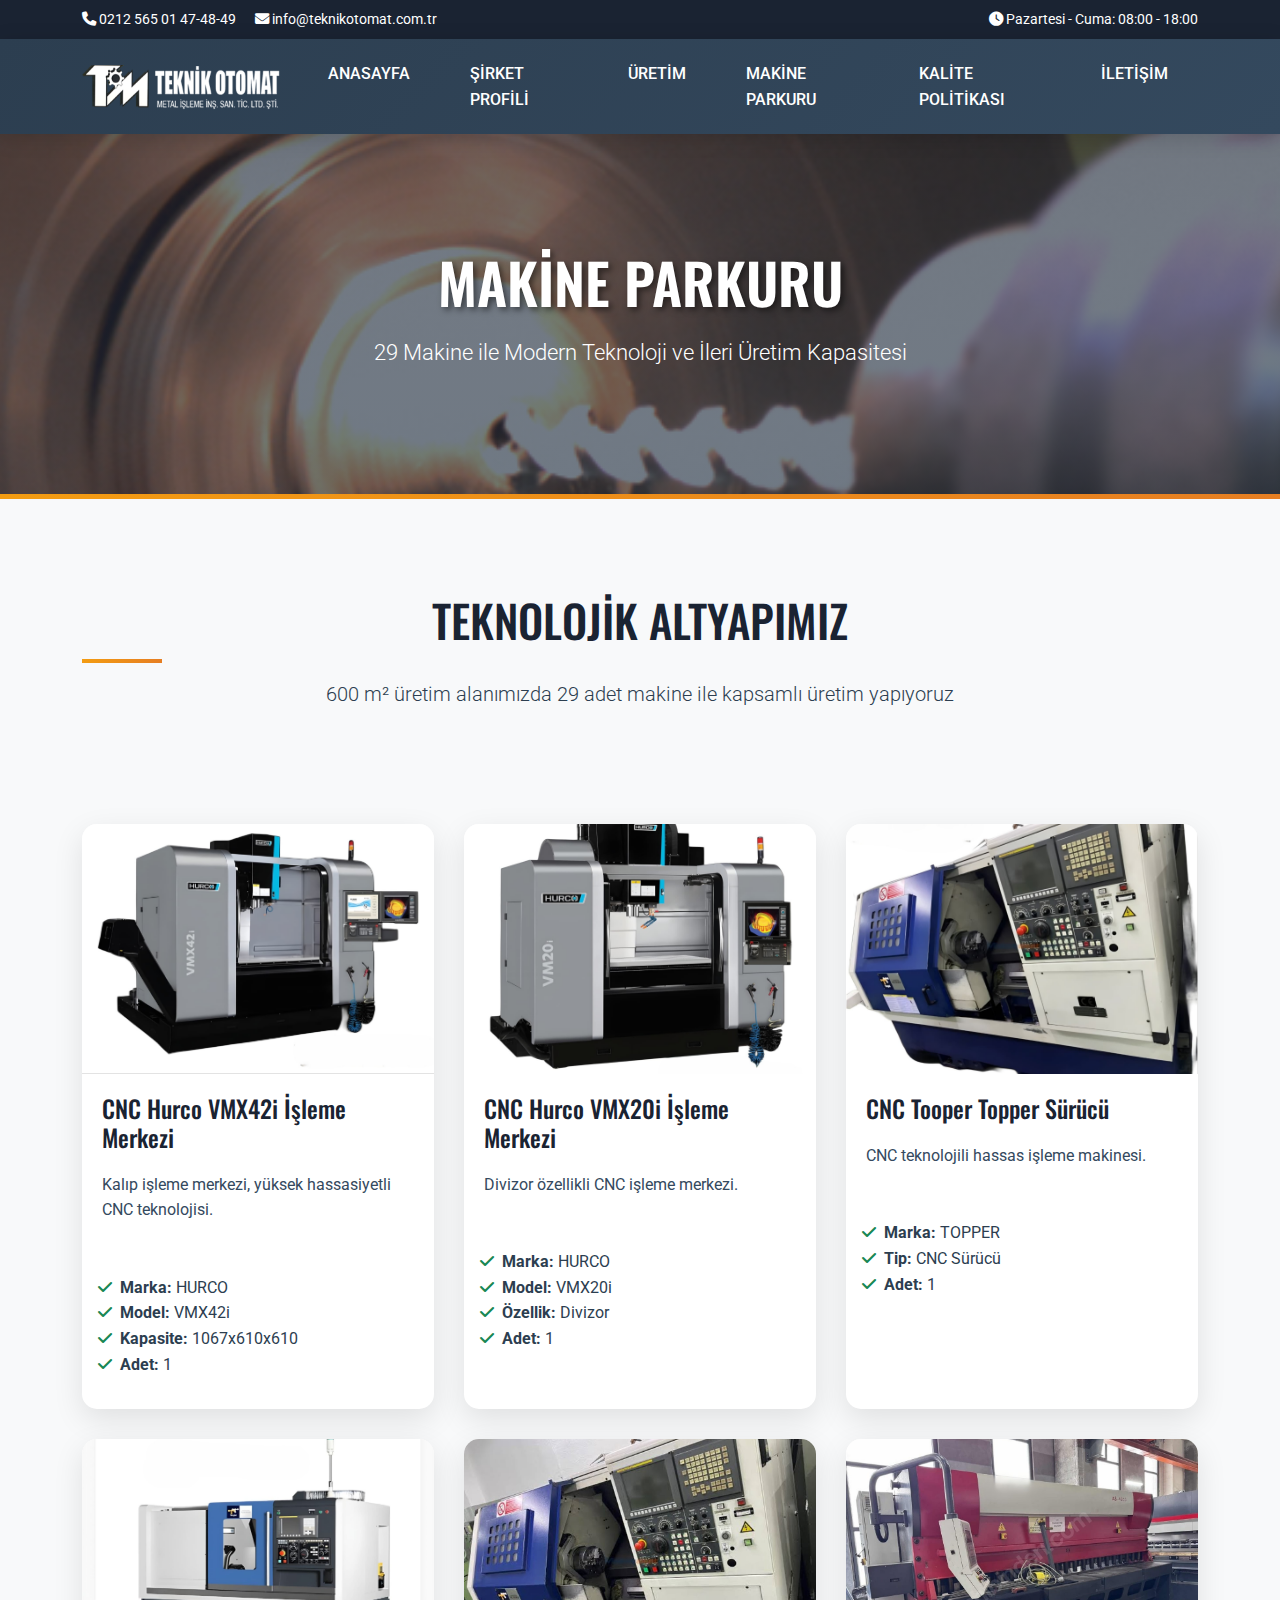
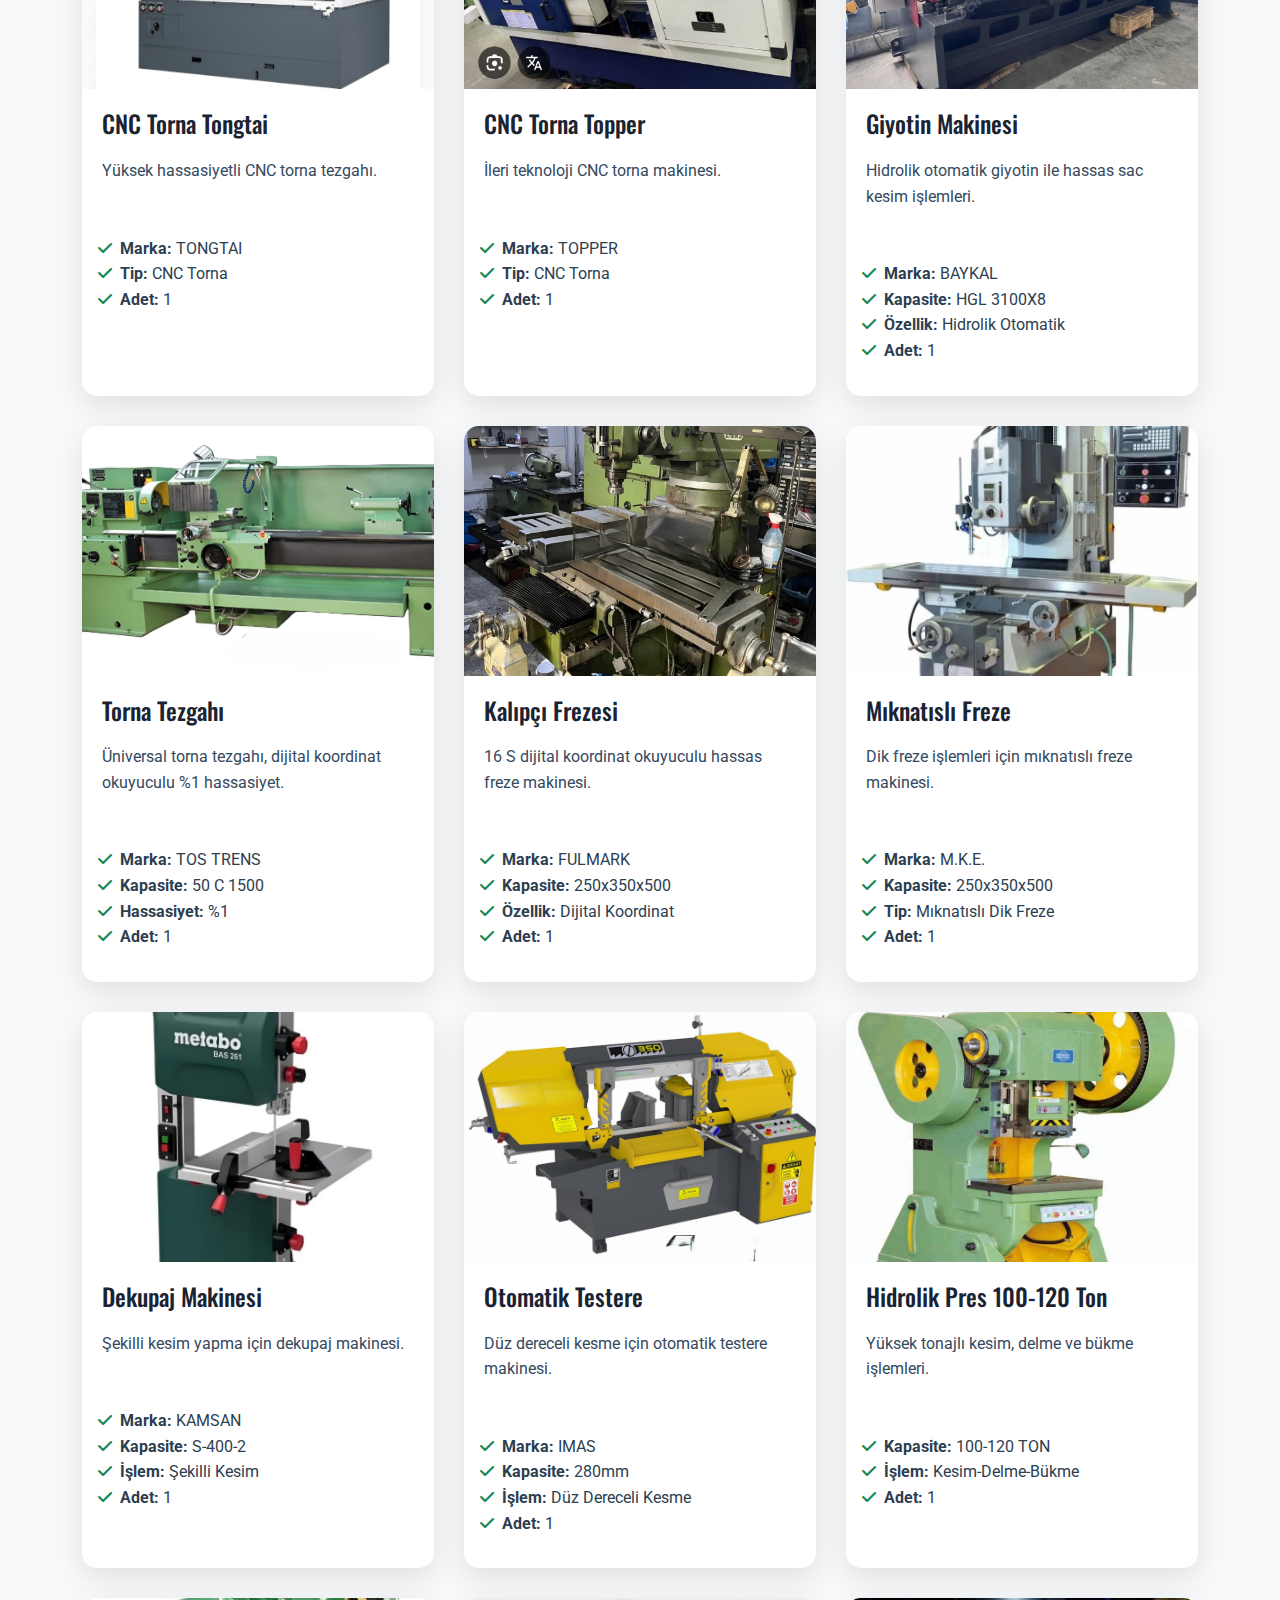
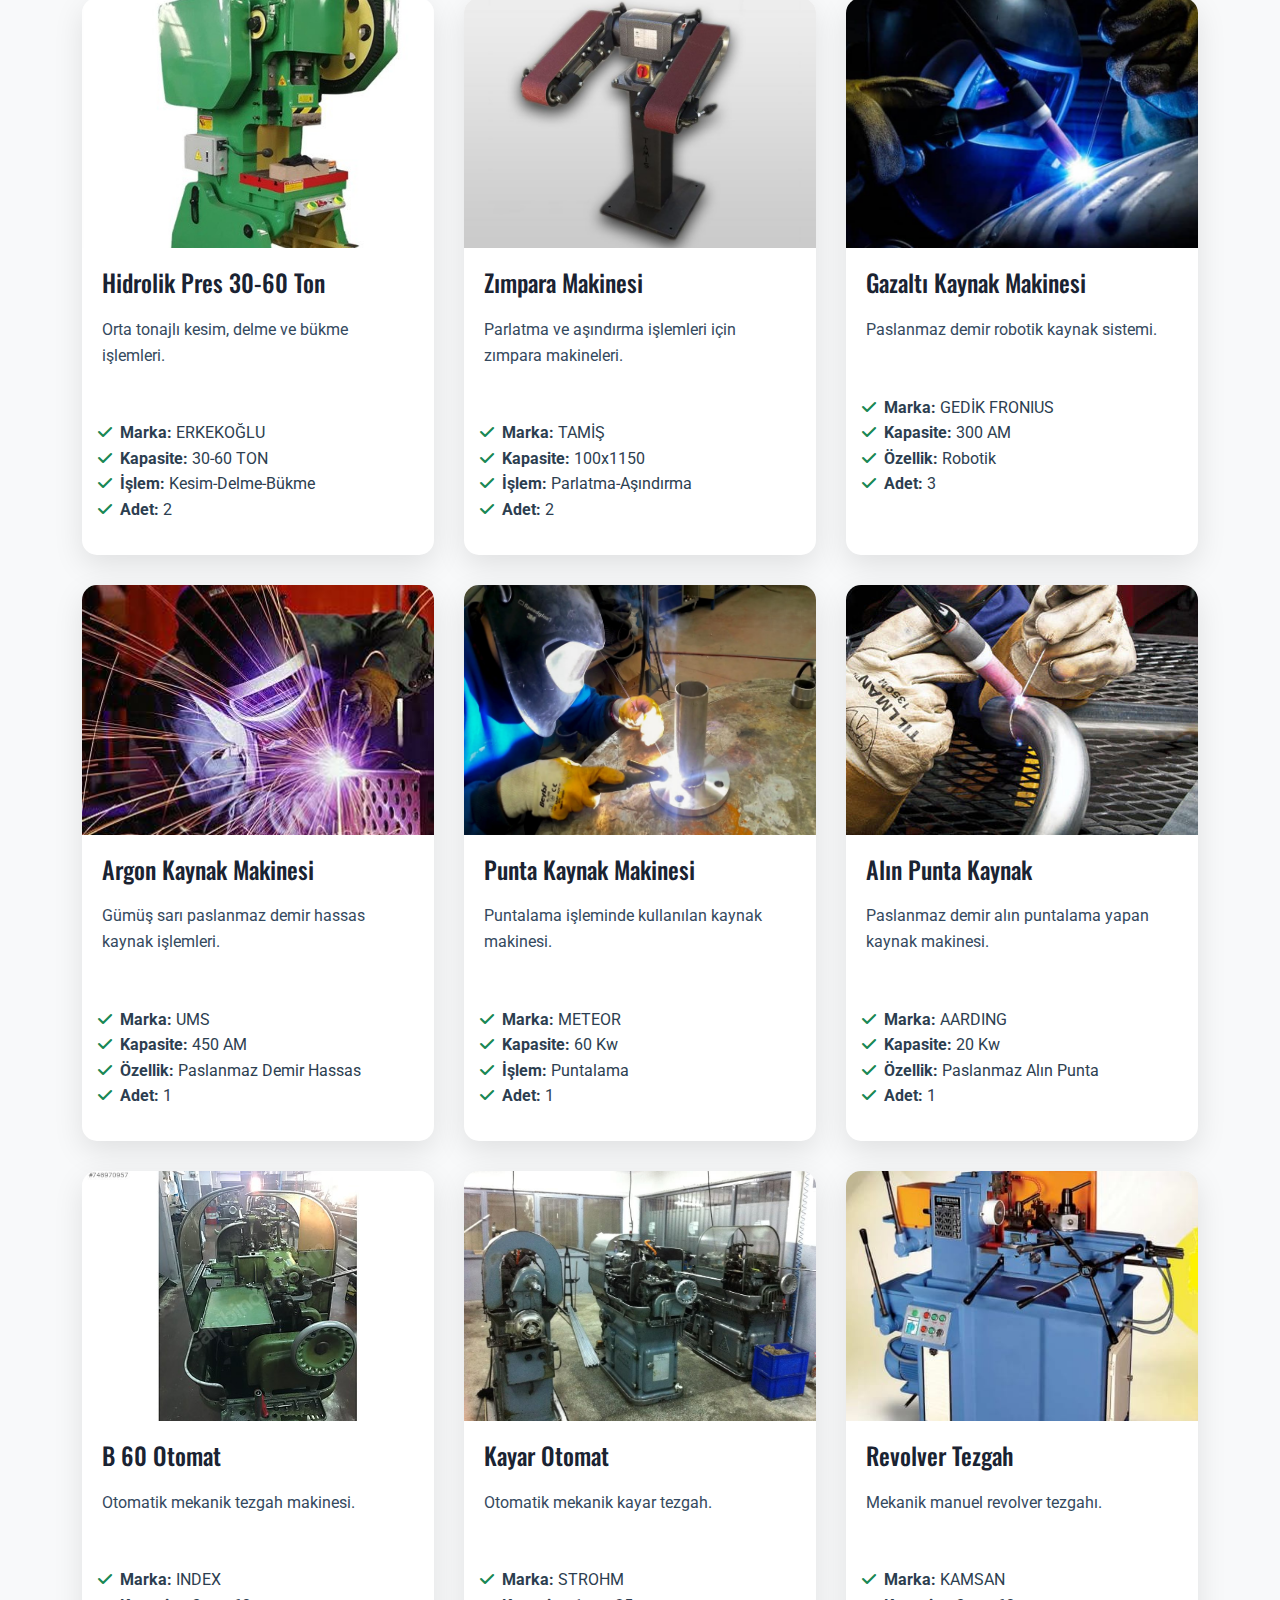
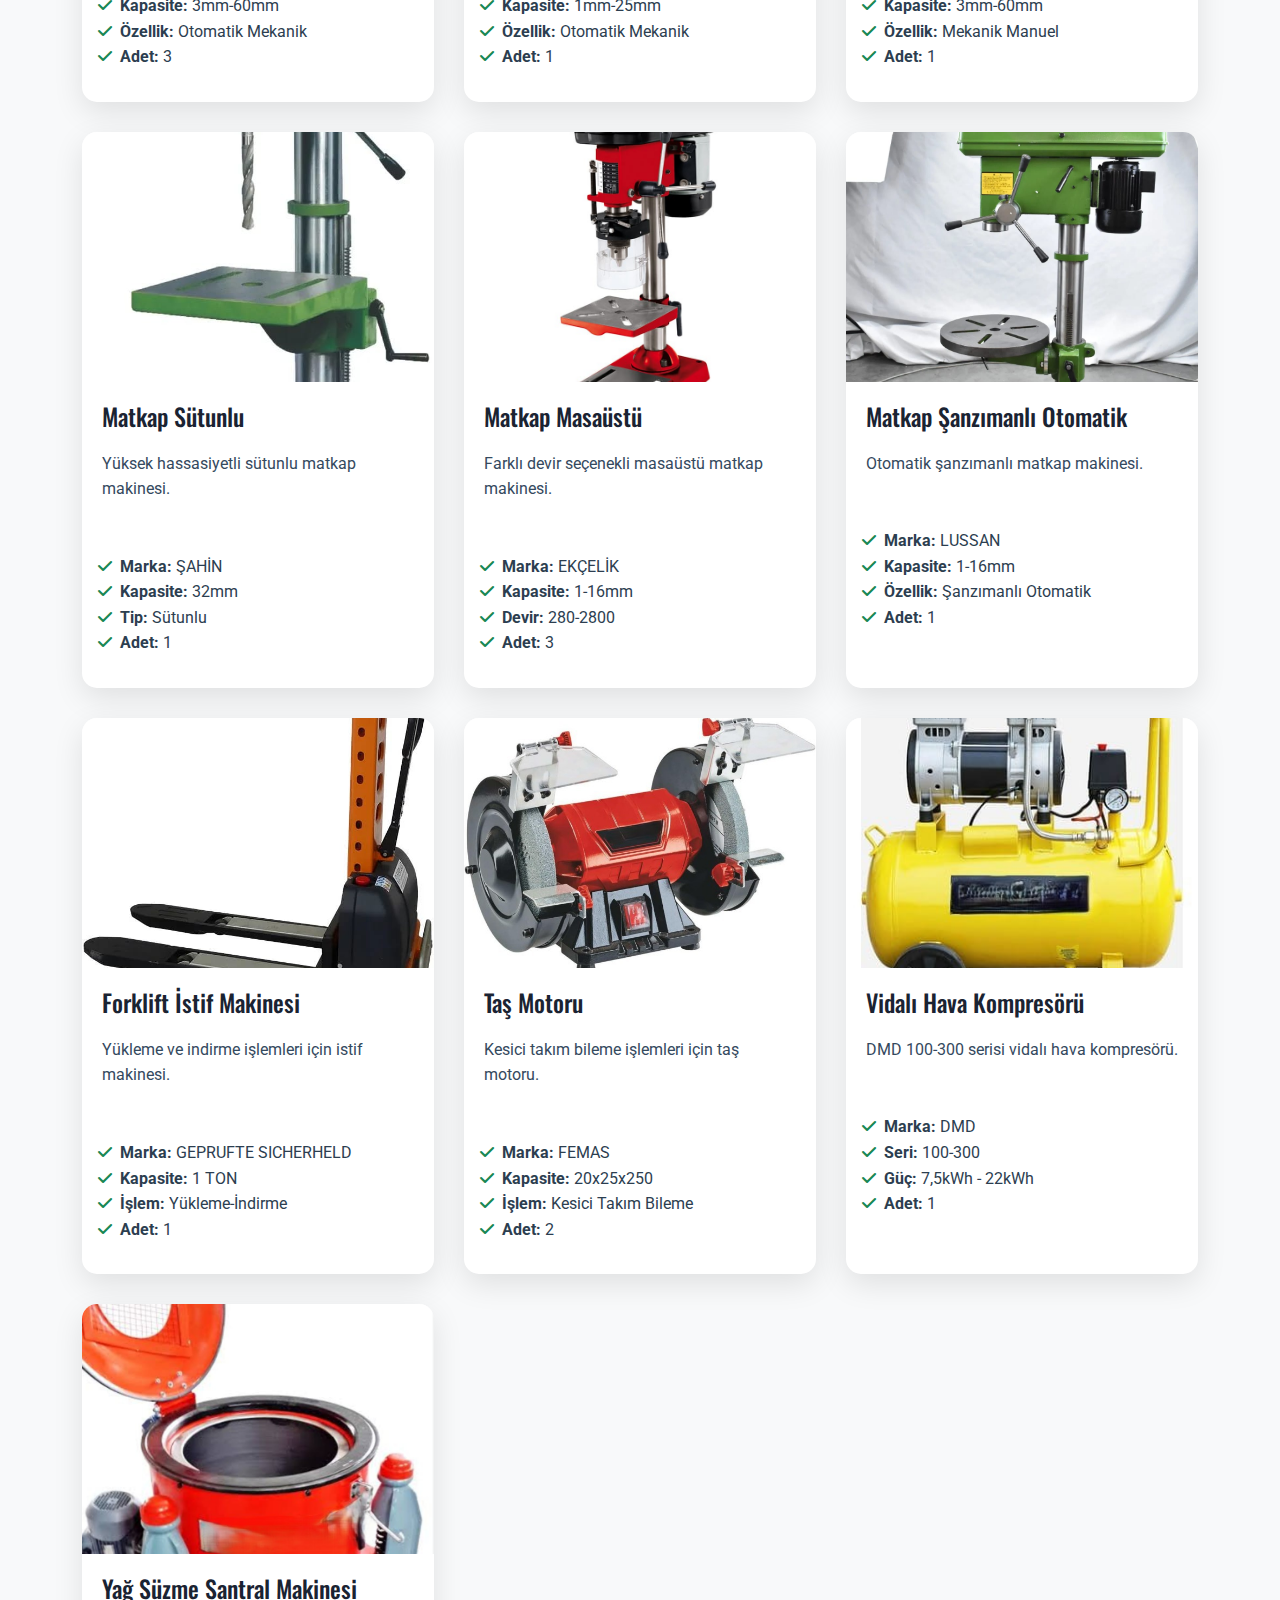
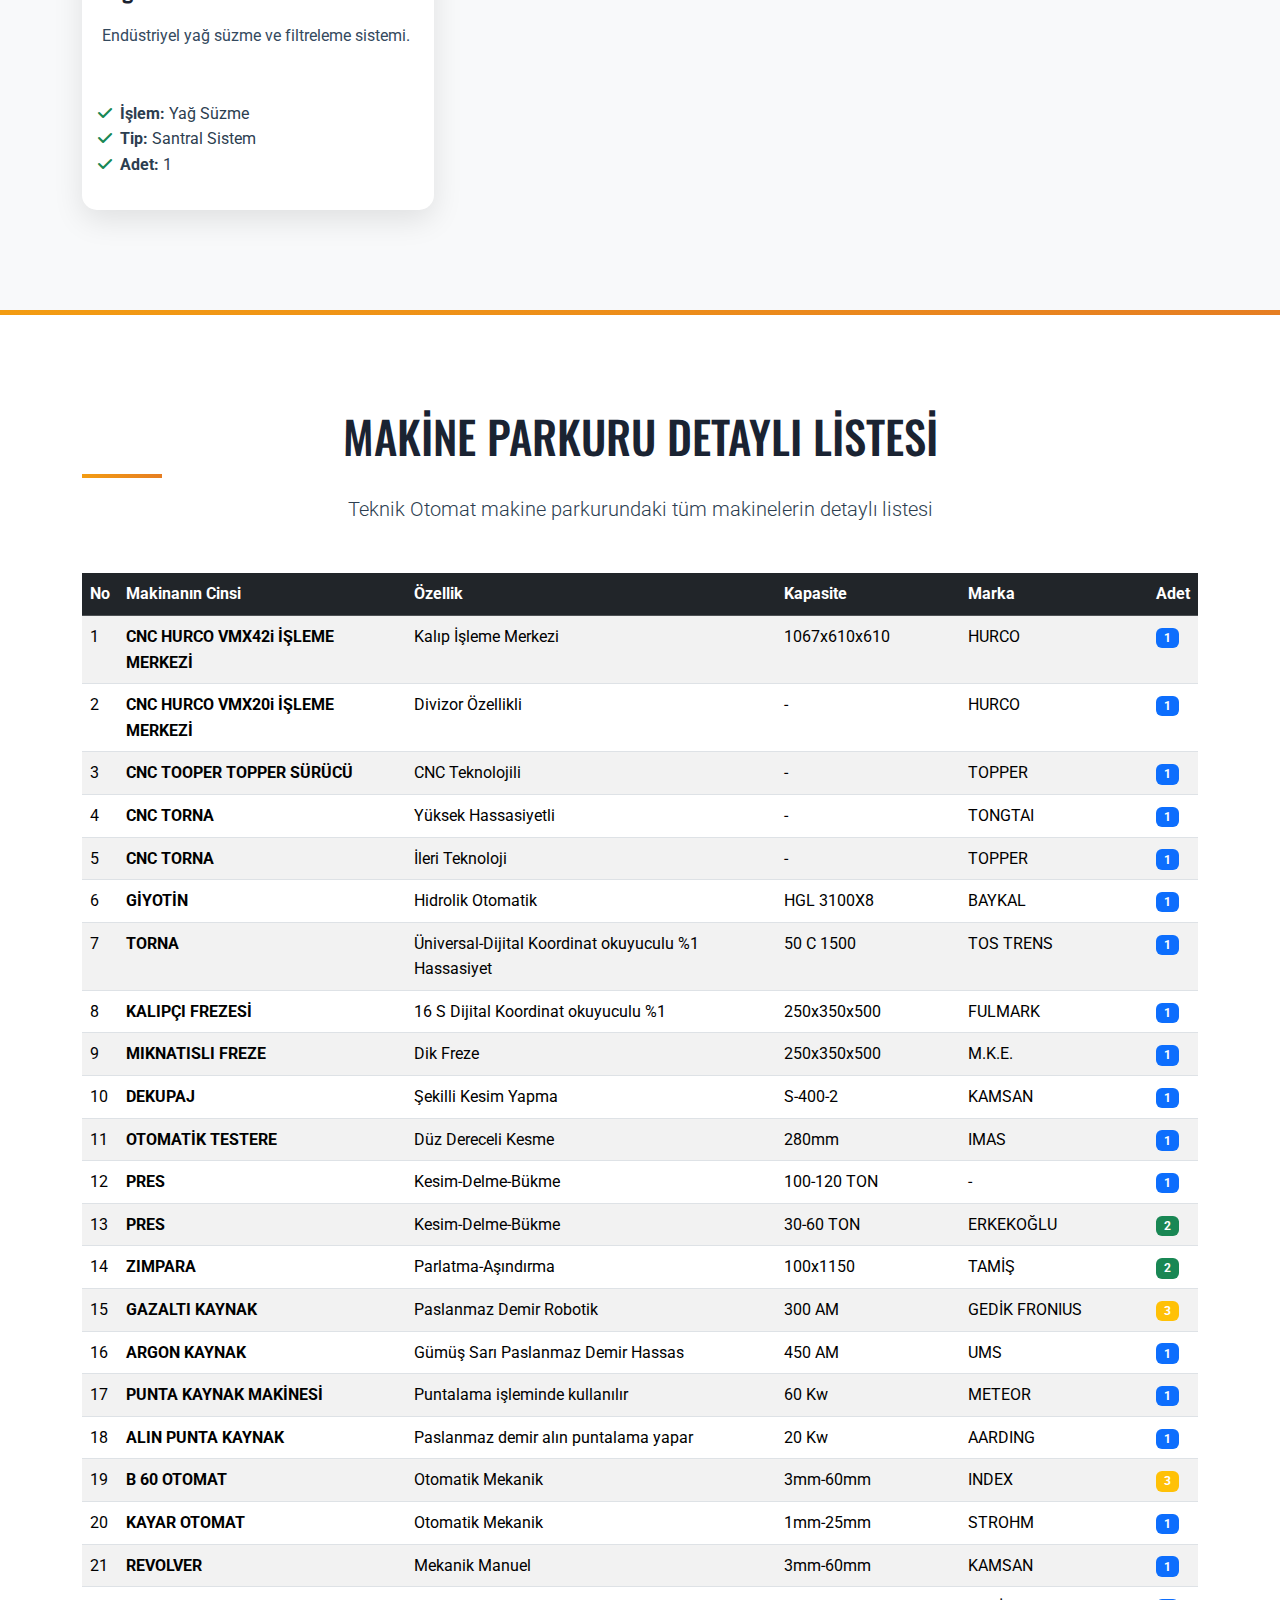
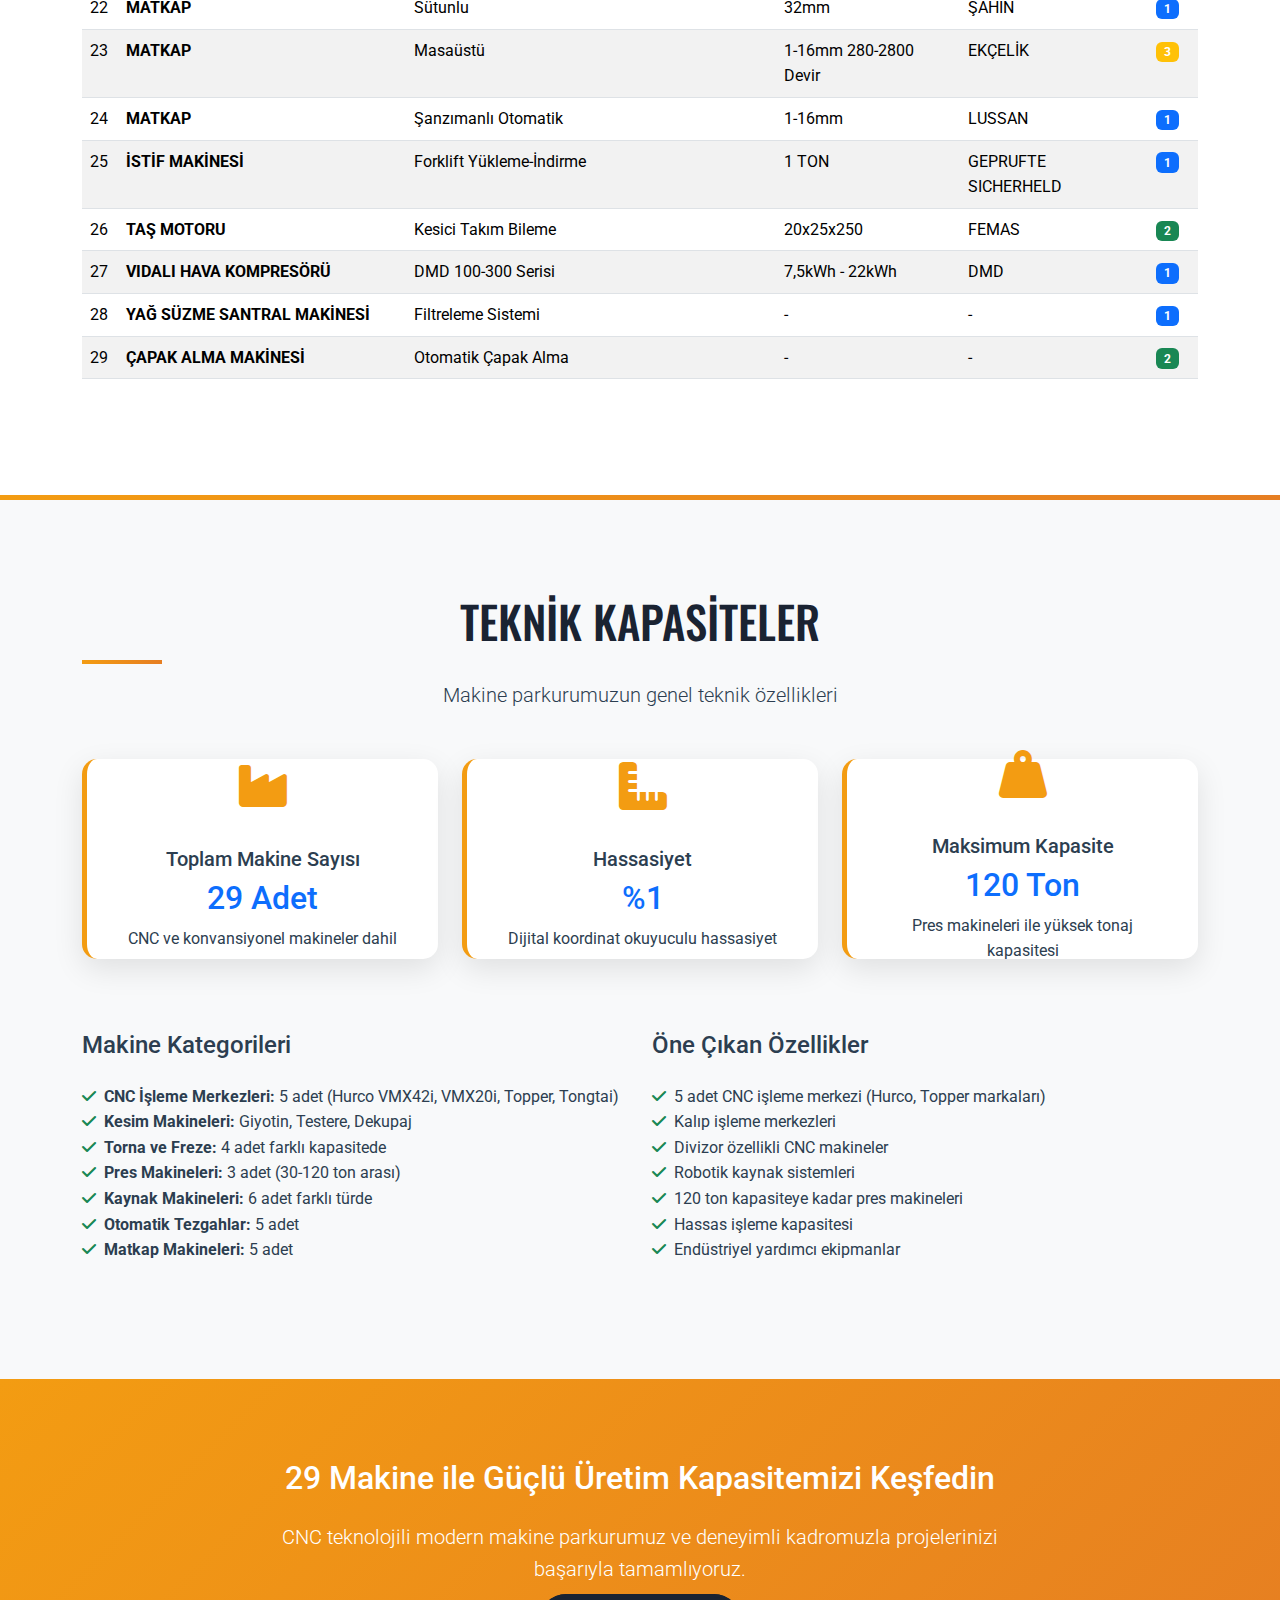
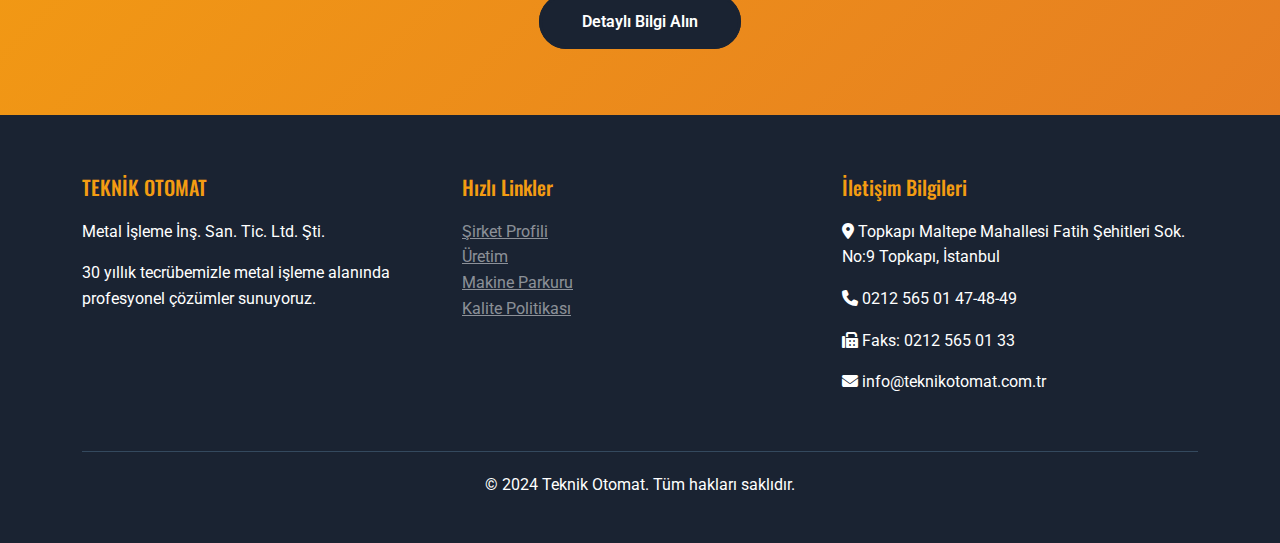
<file: makine-parkuru.html>
﻿<!DOCTYPE html>
<html lang="tr">
<head>
    <meta charset="UTF-8">
    <meta name="viewport" content="width=device-width, initial-scale=1.0">
    <title>Makine Parkuru - Teknik Otomat</title>

    <!-- Bootstrap CSS -->
    <link href="https://cdn.jsdelivr.net/npm/bootstrap@5.3.0/dist/css/bootstrap.min.css" rel="stylesheet">
    <!-- Font Awesome -->
    <link rel="stylesheet" href="https://cdnjs.cloudflare.com/ajax/libs/font-awesome/6.4.0/css/all.min.css">
    <!-- Google Fonts -->
    <link href="https://fonts.googleapis.com/css2?family=Roboto:wght@300;400;500;700&family=Oswald:wght@400;500;600&display=swap" rel="stylesheet">
    <!-- Custom CSS -->
    <link href="css/styles.css" rel="stylesheet">
</head>

<body>
    <!-- Top Bar -->
    <div class="top-bar">
        <div class="container">
            <div class="row">
                <div class="col-md-6">
                    <i class="fas fa-phone"></i> 0212 565 01 47-48-49
                    <i class="fas fa-envelope ms-3"></i> info@teknikotomat.com.tr
                </div>
                <div class="col-md-6 text-end">
                    <i class="fas fa-clock"></i> Pazartesi - Cuma: 08:00 - 18:00
                </div>
            </div>
        </div>
    </div>

    <!-- Main Navigation -->
    <nav class="navbar navbar-expand-lg main-navbar">
        <div class="container">
            <a class="navbar-brand" href="index.html">
                <img src="images/logo.png" alt="Teknik Otomat Logo">
            </a>

            <button class="navbar-toggler" type="button" data-bs-toggle="collapse" data-bs-target="#navbarNav" aria-controls="navbarNav" aria-expanded="false" aria-label="Toggle navigation">
                <span class="navbar-toggler-icon"></span>
            </button>

            <div class="collapse navbar-collapse" id="navbarNav">
                <ul class="navbar-nav ms-auto">
                    <li class="nav-item">
                        <a class="nav-link" href="index.html">ANASAYFA</a>
                    </li>
                    <li class="nav-item">
                        <a class="nav-link" href="sirket-profili.html">ŞİRKET PROFİLİ</a>
                    </li>
                    <li class="nav-item">
                        <a class="nav-link" href="uretim.html">ÜRETİM</a>
                    </li>
                    <li class="nav-item">
                        <a class="nav-link active" href="makine-parkuru.html">MAKİNE PARKURU</a>
                    </li>
                    <li class="nav-item">
                        <a class="nav-link" href="kalite-politikasi.html">KALİTE POLİTİKASI</a>
                    </li>
                    <li class="nav-item">
                        <a class="nav-link" href="iletisim.html">İLETİŞİM</a>
                    </li>
                </ul>
            </div>
        </div>
    </nav>

    <!-- Page Header -->
    <section class="hero-banner" style="min-height: 40vh;">
        <div class="container">
            <div class="row">
                <div class="col-lg-12 text-center">
                    <div class="hero-content fade-in-up">
                        <h1 class="hero-title">MAKİNE PARKURU</h1>
                        <p class="hero-subtitle">29 Makine ile Modern Teknoloji ve İleri Üretim Kapasitesi</p>
                    </div>
                </div>
            </div>
        </div>
    </section>

    <!-- Machine Park Overview -->
    <section class="page-section">
        <div class="container">
            <div class="row">
                <div class="col-lg-12 text-center mb-5">
                    <h2 class="section-title">TEKNOLOJİK ALTYAPIMIZ</h2>
                    <p class="lead">600 m² üretim alanımızda 29 adet makine ile kapsamlı üretim yapıyoruz</p>
                </div>
            </div>

            <!-- Machine Categories -->
            <div class="machine-gallery">
                <!-- 1. CNC Hurco VMX42i İşleme Merkezi -->
                <div class="machine-item">
                    <img src="images/makineParkuru/1-cnc_hurco_vmx42i_isleme_merkezi_kalip_1067x610x610.jpg" alt="CNC Hurco VMX42i İşleme Merkezi" style="width: 100%; height: 250px; object-fit: cover;">
                    <h4>CNC Hurco VMX42i İşleme Merkezi</h4>
                    <p>Kalıp işleme merkezi, yüksek hassasiyetli CNC teknolojisi.</p>
                    <div class="p-3">
                        <ul class="list-unstyled">
                            <li><i class="fas fa-check text-success me-2"></i><strong>Marka:</strong> HURCO</li>
                            <li><i class="fas fa-check text-success me-2"></i><strong>Model:</strong> VMX42i</li>
                            <li><i class="fas fa-check text-success me-2"></i><strong>Kapasite:</strong> 1067x610x610</li>
                            <li><i class="fas fa-check text-success me-2"></i><strong>Adet:</strong> 1</li>
                        </ul>
                    </div>
                </div>

                <!-- 2. CNC Hurco VMX20i İşleme Merkezi -->
                <div class="machine-item">
                    <img src="images/makineParkuru/2-cnc_hurco_vmx20i_isleme_merkezi_divizor.jpg" alt="CNC Hurco VMX20i İşleme Merkezi" style="width: 100%; height: 250px; object-fit: cover;">
                    <h4>CNC Hurco VMX20i İşleme Merkezi</h4>
                    <p>Divizor özellikli CNC işleme merkezi.</p>
                    <div class="p-3">
                        <ul class="list-unstyled">
                            <li><i class="fas fa-check text-success me-2"></i><strong>Marka:</strong> HURCO</li>
                            <li><i class="fas fa-check text-success me-2"></i><strong>Model:</strong> VMX20i</li>
                            <li><i class="fas fa-check text-success me-2"></i><strong>Özellik:</strong> Divizor</li>
                            <li><i class="fas fa-check text-success me-2"></i><strong>Adet:</strong> 1</li>
                        </ul>
                    </div>
                </div>

                <!-- 3. CNC Tooper Topper Sürücü -->
                <div class="machine-item">
                    <img src="images/makineParkuru/3-cnc_tooper_topper_surucu.jpg" alt="CNC Tooper Topper Sürücü" style="width: 100%; height: 250px; object-fit: cover;">
                    <h4>CNC Tooper Topper Sürücü</h4>
                    <p>CNC teknolojili hassas işleme makinesi.</p>
                    <div class="p-3">
                        <ul class="list-unstyled">
                            <li><i class="fas fa-check text-success me-2"></i><strong>Marka:</strong> TOPPER</li>
                            <li><i class="fas fa-check text-success me-2"></i><strong>Tip:</strong> CNC Sürücü</li>
                            <li><i class="fas fa-check text-success me-2"></i><strong>Adet:</strong> 1</li>
                        </ul>
                    </div>
                </div>

                <!-- 4. CNC Torna Tongtai -->
                <div class="machine-item">
                    <img src="images/makineParkuru/4-cnc_torna_tongtai.jpg" alt="CNC Torna Tongtai" style="width: 100%; height: 250px; object-fit: cover;">
                    <h4>CNC Torna Tongtai</h4>
                    <p>Yüksek hassasiyetli CNC torna tezgahı.</p>
                    <div class="p-3">
                        <ul class="list-unstyled">
                            <li><i class="fas fa-check text-success me-2"></i><strong>Marka:</strong> TONGTAI</li>
                            <li><i class="fas fa-check text-success me-2"></i><strong>Tip:</strong> CNC Torna</li>
                            <li><i class="fas fa-check text-success me-2"></i><strong>Adet:</strong> 1</li>
                        </ul>
                    </div>
                </div>

                <!-- 5. CNC Torna Topper -->
                <div class="machine-item">
                    <img src="images/makineParkuru/5-cnc_torna_topper.jpg" alt="CNC Torna Topper" style="width: 100%; height: 250px; object-fit: cover;">
                    <h4>CNC Torna Topper</h4>
                    <p>İleri teknoloji CNC torna makinesi.</p>
                    <div class="p-3">
                        <ul class="list-unstyled">
                            <li><i class="fas fa-check text-success me-2"></i><strong>Marka:</strong> TOPPER</li>
                            <li><i class="fas fa-check text-success me-2"></i><strong>Tip:</strong> CNC Torna</li>
                            <li><i class="fas fa-check text-success me-2"></i><strong>Adet:</strong> 1</li>
                        </ul>
                    </div>
                </div>

                <!-- 6. Giyotin Makinesi -->
                <div class="machine-item">
                    <img src="images/makineParkuru/6-giyotin_baykal_hıdrolik otomatik.jpg" alt="Giyotin Makinesi" style="width: 100%; height: 250px; object-fit: cover;">
                    <h4>Giyotin Makinesi</h4>
                    <p>Hidrolik otomatik giyotin ile hassas sac kesim işlemleri.</p>
                    <div class="p-3">
                        <ul class="list-unstyled">
                            <li><i class="fas fa-check text-success me-2"></i><strong>Marka:</strong> BAYKAL</li>
                            <li><i class="fas fa-check text-success me-2"></i><strong>Kapasite:</strong> HGL 3100X8</li>
                            <li><i class="fas fa-check text-success me-2"></i><strong>Özellik:</strong> Hidrolik Otomatik</li>
                            <li><i class="fas fa-check text-success me-2"></i><strong>Adet:</strong> 1</li>
                        </ul>
                    </div>
                </div>

                <!-- 7. Torna Tezgahı -->
                <div class="machine-item">
                    <img src="images/makineParkuru/7-torna_universal_dijital_koordinat_okuyucu__1_hassasiyet_50c1500tos_trens.jpg" alt="Torna Tezgahı" style="width: 100%; height: 250px; object-fit: cover;">
                    <h4>Torna Tezgahı</h4>
                    <p>Üniversal torna tezgahı, dijital koordinat okuyuculu %1 hassasiyet.</p>
                    <div class="p-3">
                        <ul class="list-unstyled">
                            <li><i class="fas fa-check text-success me-2"></i><strong>Marka:</strong> TOS TRENS</li>
                            <li><i class="fas fa-check text-success me-2"></i><strong>Kapasite:</strong> 50 C 1500</li>
                            <li><i class="fas fa-check text-success me-2"></i><strong>Hassasiyet:</strong> %1</li>
                            <li><i class="fas fa-check text-success me-2"></i><strong>Adet:</strong> 1</li>
                        </ul>
                    </div>
                </div>

                <!-- 8. Kalıpçı Frezesi -->
                <div class="machine-item">
                    <img src="images/makineParkuru/8-kalipci_frezesi_16s_dijital_koordinat_okuyuculu__1250x350x500fulmark.jpg" alt="Kalıpçı Frezesi" style="width: 100%; height: 250px; object-fit: cover;">
                    <h4>Kalıpçı Frezesi</h4>
                    <p>16 S dijital koordinat okuyuculu hassas freze makinesi.</p>
                    <div class="p-3">
                        <ul class="list-unstyled">
                            <li><i class="fas fa-check text-success me-2"></i><strong>Marka:</strong> FULMARK</li>
                            <li><i class="fas fa-check text-success me-2"></i><strong>Kapasite:</strong> 250x350x500</li>
                            <li><i class="fas fa-check text-success me-2"></i><strong>Özellik:</strong> Dijital Koordinat</li>
                            <li><i class="fas fa-check text-success me-2"></i><strong>Adet:</strong> 1</li>
                        </ul>
                    </div>
                </div>

                <!-- 9. Mıknatıslı Freze -->
                <div class="machine-item">
                    <img src="images/makineParkuru/9-miknatisli_freze_dik_freze250x350x500_m.k.e..jpg" alt="Mıknatıslı Freze" style="width: 100%; height: 250px; object-fit: cover;">
                    <h4>Mıknatıslı Freze</h4>
                    <p>Dik freze işlemleri için mıknatıslı freze makinesi.</p>
                    <div class="p-3">
                        <ul class="list-unstyled">
                            <li><i class="fas fa-check text-success me-2"></i><strong>Marka:</strong> M.K.E.</li>
                            <li><i class="fas fa-check text-success me-2"></i><strong>Kapasite:</strong> 250x350x500</li>
                            <li><i class="fas fa-check text-success me-2"></i><strong>Tip:</strong> Mıknatıslı Dik Freze</li>
                            <li><i class="fas fa-check text-success me-2"></i><strong>Adet:</strong> 1</li>
                        </ul>
                    </div>
                </div>

                <!-- 10. Dekupaj Makinesi -->
                <div class="machine-item">
                    <img src="images/makineParkuru/10-dekupaj_sekilli_kesim_yapma_s_400_2_kamsan.jpg" alt="Dekupaj Makinesi" style="width: 100%; height: 250px; object-fit: cover;">
                    <h4>Dekupaj Makinesi</h4>
                    <p>Şekilli kesim yapma için dekupaj makinesi.</p>
                    <div class="p-3">
                        <ul class="list-unstyled">
                            <li><i class="fas fa-check text-success me-2"></i><strong>Marka:</strong> KAMSAN</li>
                            <li><i class="fas fa-check text-success me-2"></i><strong>Kapasite:</strong> S-400-2</li>
                            <li><i class="fas fa-check text-success me-2"></i><strong>İşlem:</strong> Şekilli Kesim</li>
                            <li><i class="fas fa-check text-success me-2"></i><strong>Adet:</strong> 1</li>
                        </ul>
                    </div>
                </div>

                <!-- 11. Otomatik Testere -->
                <div class="machine-item">
                    <img src="images/makineParkuru/11-otomatik_testere_düz_dereceli_kesme_280mm_imas.jpg" alt="Otomatik Testere" style="width: 100%; height: 250px; object-fit: cover;">
                    <h4>Otomatik Testere</h4>
                    <p>Düz dereceli kesme için otomatik testere makinesi.</p>
                    <div class="p-3">
                        <ul class="list-unstyled">
                            <li><i class="fas fa-check text-success me-2"></i><strong>Marka:</strong> IMAS</li>
                            <li><i class="fas fa-check text-success me-2"></i><strong>Kapasite:</strong> 280mm</li>
                            <li><i class="fas fa-check text-success me-2"></i><strong>İşlem:</strong> Düz Dereceli Kesme</li>
                            <li><i class="fas fa-check text-success me-2"></i><strong>Adet:</strong> 1</li>
                        </ul>
                    </div>
                </div>

                <!-- 12. Hidrolik Pres 100-120 Ton -->
                <div class="machine-item">
                    <img src="images/makineParkuru/12-pres_kesim_delme_bukme_100_120_ton.jpg" alt="Hidrolik Pres 100-120 Ton" style="width: 100%; height: 250px; object-fit: cover;">
                    <h4>Hidrolik Pres 100-120 Ton</h4>
                    <p>Yüksek tonajlı kesim, delme ve bükme işlemleri.</p>
                    <div class="p-3">
                        <ul class="list-unstyled">
                            <li><i class="fas fa-check text-success me-2"></i><strong>Kapasite:</strong> 100-120 TON</li>
                            <li><i class="fas fa-check text-success me-2"></i><strong>İşlem:</strong> Kesim-Delme-Bükme</li>
                            <li><i class="fas fa-check text-success me-2"></i><strong>Adet:</strong> 1</li>
                        </ul>
                    </div>
                </div>

                <!-- 13. Hidrolik Pres 30-60 Ton -->
                <div class="machine-item">
                    <img src="images/makineParkuru/13-pres_kesim_delme_bukme_30_60_ton_.jpg" alt="Hidrolik Pres 30-60 Ton" style="width: 100%; height: 250px; object-fit: cover;">
                    <h4>Hidrolik Pres 30-60 Ton</h4>
                    <p>Orta tonajlı kesim, delme ve bükme işlemleri.</p>
                    <div class="p-3">
                        <ul class="list-unstyled">
                            <li><i class="fas fa-check text-success me-2"></i><strong>Marka:</strong> ERKEKOĞLU</li>
                            <li><i class="fas fa-check text-success me-2"></i><strong>Kapasite:</strong> 30-60 TON</li>
                            <li><i class="fas fa-check text-success me-2"></i><strong>İşlem:</strong> Kesim-Delme-Bükme</li>
                            <li><i class="fas fa-check text-success me-2"></i><strong>Adet:</strong> 2</li>
                        </ul>
                    </div>
                </div>

                <!-- 14. Zımpara Makinesi -->
                <div class="machine-item">
                    <img src="images/makineParkuru/14-zimpara_parlatma_asindırma_100x1150_tamis.jpg" alt="Zımpara Makinesi" style="width: 100%; height: 250px; object-fit: cover;">
                    <h4>Zımpara Makinesi</h4>
                    <p>Parlatma ve aşındırma işlemleri için zımpara makineleri.</p>
                    <div class="p-3">
                        <ul class="list-unstyled">
                            <li><i class="fas fa-check text-success me-2"></i><strong>Marka:</strong> TAMİŞ</li>
                            <li><i class="fas fa-check text-success me-2"></i><strong>Kapasite:</strong> 100x1150</li>
                            <li><i class="fas fa-check text-success me-2"></i><strong>İşlem:</strong> Parlatma-Aşındırma</li>
                            <li><i class="fas fa-check text-success me-2"></i><strong>Adet:</strong> 2</li>
                        </ul>
                    </div>
                </div>

                <!-- 15. Gazaltı Kaynak Makinesi -->
                <div class="machine-item">
                    <img src="images/makineParkuru/15-gazalti_kaynak_paslanmaz_demir_robotik_300_amgedik_fronıus.jpg" alt="Gazaltı Kaynak" style="width: 100%; height: 250px; object-fit: cover;">
                    <h4>Gazaltı Kaynak Makinesi</h4>
                    <p>Paslanmaz demir robotik kaynak sistemi.</p>
                    <div class="p-3">
                        <ul class="list-unstyled">
                            <li><i class="fas fa-check text-success me-2"></i><strong>Marka:</strong> GEDİK FRONIUS</li>
                            <li><i class="fas fa-check text-success me-2"></i><strong>Kapasite:</strong> 300 AM</li>
                            <li><i class="fas fa-check text-success me-2"></i><strong>Özellik:</strong> Robotik</li>
                            <li><i class="fas fa-check text-success me-2"></i><strong>Adet:</strong> 3</li>
                        </ul>
                    </div>
                </div>

                <!-- 16. Argon Kaynak Makinesi -->
                <div class="machine-item">
                    <img src="images/makineParkuru/16-argon_gümüs_sarı_paslanmaz_demir_kaynak_hasas_450_aums.jpg" alt="Argon Kaynak" style="width: 100%; height: 250px; object-fit: cover;">
                    <h4>Argon Kaynak Makinesi</h4>
                    <p>Gümüş sarı paslanmaz demir hassas kaynak işlemleri.</p>
                    <div class="p-3">
                        <ul class="list-unstyled">
                            <li><i class="fas fa-check text-success me-2"></i><strong>Marka:</strong> UMS</li>
                            <li><i class="fas fa-check text-success me-2"></i><strong>Kapasite:</strong> 450 AM</li>
                            <li><i class="fas fa-check text-success me-2"></i><strong>Özellik:</strong> Paslanmaz Demir Hassas</li>
                            <li><i class="fas fa-check text-success me-2"></i><strong>Adet:</strong> 1</li>
                        </ul>
                    </div>
                </div>

                <!-- 17. Punta Kaynak Makinesi -->
                <div class="machine-item">
                    <img src="images/makineParkuru/17-punta_kaynak_makinesi_60kw_meteor.jpg" alt="Punta Kaynak" style="width: 100%; height: 250px; object-fit: cover;">
                    <h4>Punta Kaynak Makinesi</h4>
                    <p>Puntalama işleminde kullanılan kaynak makinesi.</p>
                    <div class="p-3">
                        <ul class="list-unstyled">
                            <li><i class="fas fa-check text-success me-2"></i><strong>Marka:</strong> METEOR</li>
                            <li><i class="fas fa-check text-success me-2"></i><strong>Kapasite:</strong> 60 Kw</li>
                            <li><i class="fas fa-check text-success me-2"></i><strong>İşlem:</strong> Puntalama</li>
                            <li><i class="fas fa-check text-success me-2"></i><strong>Adet:</strong> 1</li>
                        </ul>
                    </div>
                </div>

                <!-- 18. Alın Punta Kaynak -->
                <div class="machine-item">
                    <img src="images/makineParkuru/18-alın_punta_paslanmaz_demir_20kw_aarding.jpg" alt="Alın Punta Kaynak" style="width: 100%; height: 250px; object-fit: cover;">
                    <h4>Alın Punta Kaynak</h4>
                    <p>Paslanmaz demir alın puntalama yapan kaynak makinesi.</p>
                    <div class="p-3">
                        <ul class="list-unstyled">
                            <li><i class="fas fa-check text-success me-2"></i><strong>Marka:</strong> AARDING</li>
                            <li><i class="fas fa-check text-success me-2"></i><strong>Kapasite:</strong> 20 Kw</li>
                            <li><i class="fas fa-check text-success me-2"></i><strong>Özellik:</strong> Paslanmaz Alın Punta</li>
                            <li><i class="fas fa-check text-success me-2"></i><strong>Adet:</strong> 1</li>
                        </ul>
                    </div>
                </div>

                <!-- 19. B 60 Otomat -->
                <div class="machine-item">
                    <img src="images/makineParkuru/19-b_60_otomat_otomatik_mekanik_3mm_60mm_index.jpg" alt="B 60 Otomat" style="width: 100%; height: 250px; object-fit: cover;">
                    <h4>B 60 Otomat</h4>
                    <p>Otomatik mekanik tezgah makinesi.</p>
                    <div class="p-3">
                        <ul class="list-unstyled">
                            <li><i class="fas fa-check text-success me-2"></i><strong>Marka:</strong> INDEX</li>
                            <li><i class="fas fa-check text-success me-2"></i><strong>Kapasite:</strong> 3mm-60mm</li>
                            <li><i class="fas fa-check text-success me-2"></i><strong>Özellik:</strong> Otomatik Mekanik</li>
                            <li><i class="fas fa-check text-success me-2"></i><strong>Adet:</strong> 3</li>
                        </ul>
                    </div>
                </div>

                <!-- 20. Kayar Otomat -->
                <div class="machine-item">
                    <img src="images/makineParkuru/20-kayar_otomat_otomatik_mekanik_1mm_25mm_strohm.jpg" alt="Kayar Otomat" style="width: 100%; height: 250px; object-fit: cover;">
                    <h4>Kayar Otomat</h4>
                    <p>Otomatik mekanik kayar tezgah.</p>
                    <div class="p-3">
                        <ul class="list-unstyled">
                            <li><i class="fas fa-check text-success me-2"></i><strong>Marka:</strong> STROHM</li>
                            <li><i class="fas fa-check text-success me-2"></i><strong>Kapasite:</strong> 1mm-25mm</li>
                            <li><i class="fas fa-check text-success me-2"></i><strong>Özellik:</strong> Otomatik Mekanik</li>
                            <li><i class="fas fa-check text-success me-2"></i><strong>Adet:</strong> 1</li>
                        </ul>
                    </div>
                </div>

                <!-- 21. Revolver Tezgah -->
                <div class="machine-item">
                    <img src="images/makineParkuru/21-revorver_mekanik_manuel_3mm_60mm_kamsan.jpg" alt="Revolver Tezgah" style="width: 100%; height: 250px; object-fit: cover;">
                    <h4>Revolver Tezgah</h4>
                    <p>Mekanik manuel revolver tezgahı.</p>
                    <div class="p-3">
                        <ul class="list-unstyled">
                            <li><i class="fas fa-check text-success me-2"></i><strong>Marka:</strong> KAMSAN</li>
                            <li><i class="fas fa-check text-success me-2"></i><strong>Kapasite:</strong> 3mm-60mm</li>
                            <li><i class="fas fa-check text-success me-2"></i><strong>Özellik:</strong> Mekanik Manuel</li>
                            <li><i class="fas fa-check text-success me-2"></i><strong>Adet:</strong> 1</li>
                        </ul>
                    </div>
                </div>

                <!-- 22. Matkap Sütunlu -->
                <div class="machine-item">
                    <img src="images/makineParkuru/22-matkap_sutunlu_32mm_sahin.jpg" alt="Matkap Sütunlu" style="width: 100%; height: 250px; object-fit: cover;">
                    <h4>Matkap Sütunlu</h4>
                    <p>Yüksek hassasiyetli sütunlu matkap makinesi.</p>
                    <div class="p-3">
                        <ul class="list-unstyled">
                            <li><i class="fas fa-check text-success me-2"></i><strong>Marka:</strong> ŞAHİN</li>
                            <li><i class="fas fa-check text-success me-2"></i><strong>Kapasite:</strong> 32mm</li>
                            <li><i class="fas fa-check text-success me-2"></i><strong>Tip:</strong> Sütunlu</li>
                            <li><i class="fas fa-check text-success me-2"></i><strong>Adet:</strong> 1</li>
                        </ul>
                    </div>
                </div>

                <!-- 23. Matkap Masaüstü -->
                <div class="machine-item">
                    <img src="images/makineParkuru/23-matkap_masaustu_1_16_280_2800_devir_ercelik.jpg" alt="Matkap Masaüstü" style="width: 100%; height: 250px; object-fit: cover;">
                    <h4>Matkap Masaüstü</h4>
                    <p>Farklı devir seçenekli masaüstü matkap makinesi.</p>
                    <div class="p-3">
                        <ul class="list-unstyled">
                            <li><i class="fas fa-check text-success me-2"></i><strong>Marka:</strong> EKÇELİK</li>
                            <li><i class="fas fa-check text-success me-2"></i><strong>Kapasite:</strong> 1-16mm</li>
                            <li><i class="fas fa-check text-success me-2"></i><strong>Devir:</strong> 280-2800</li>
                            <li><i class="fas fa-check text-success me-2"></i><strong>Adet:</strong> 3</li>
                        </ul>
                    </div>
                </div>

                <!-- 24. Matkap Şanzımanlı -->
                <div class="machine-item">
                    <img src="images/makineParkuru/24-matkap_sanzimanli_otomatik_1._16_lussan.jpg" alt="Matkap Şanzımanlı" style="width: 100%; height: 250px; object-fit: cover;">
                    <h4>Matkap Şanzımanlı Otomatik</h4>
                    <p>Otomatik şanzımanlı matkap makinesi.</p>
                    <div class="p-3">
                        <ul class="list-unstyled">
                            <li><i class="fas fa-check text-success me-2"></i><strong>Marka:</strong> LUSSAN</li>
                            <li><i class="fas fa-check text-success me-2"></i><strong>Kapasite:</strong> 1-16mm</li>
                            <li><i class="fas fa-check text-success me-2"></i><strong>Özellik:</strong> Şanzımanlı Otomatik</li>
                            <li><i class="fas fa-check text-success me-2"></i><strong>Adet:</strong> 1</li>
                        </ul>
                    </div>
                </div>

                <!-- 25. Forklift İstif Makinesi -->
                <div class="machine-item">
                    <img src="images/makineParkuru/25-forklift_istif_makinesi_yükleme_indirme_1_ton_geprufte_sicheeld.jpg" alt="Forklift İstif Makinesi" style="width: 100%; height: 250px; object-fit: cover;">
                    <h4>Forklift İstif Makinesi</h4>
                    <p>Yükleme ve indirme işlemleri için istif makinesi.</p>
                    <div class="p-3">
                        <ul class="list-unstyled">
                            <li><i class="fas fa-check text-success me-2"></i><strong>Marka:</strong> GEPRUFTE SICHERHELD</li>
                            <li><i class="fas fa-check text-success me-2"></i><strong>Kapasite:</strong> 1 TON</li>
                            <li><i class="fas fa-check text-success me-2"></i><strong>İşlem:</strong> Yükleme-İndirme</li>
                            <li><i class="fas fa-check text-success me-2"></i><strong>Adet:</strong> 1</li>
                        </ul>
                    </div>
                </div>

                <!-- 26. Taş Motoru -->
                <div class="machine-item">
                    <img src="images/makineParkuru/26-as_motorlu_kesici_takım_bileme_20x25x250_femas.jpg" alt="Taş Motoru" style="width: 100%; height: 250px; object-fit: cover;">
                    <h4>Taş Motoru</h4>
                    <p>Kesici takım bileme işlemleri için taş motoru.</p>
                    <div class="p-3">
                        <ul class="list-unstyled">
                            <li><i class="fas fa-check text-success me-2"></i><strong>Marka:</strong> FEMAS</li>
                            <li><i class="fas fa-check text-success me-2"></i><strong>Kapasite:</strong> 20x25x250</li>
                            <li><i class="fas fa-check text-success me-2"></i><strong>İşlem:</strong> Kesici Takım Bileme</li>
                            <li><i class="fas fa-check text-success me-2"></i><strong>Adet:</strong> 2</li>
                        </ul>
                    </div>
                </div>

                <!-- 27. Vidalı Hava Kompresörü -->
                <div class="machine-item">
                    <img src="images/makineParkuru/27-vidalı_hava_kompresoru_dmd_100_300_serisi7,5kwh_22kwh.jpg" alt="Vidalı Hava Kompresörü" style="width: 100%; height: 250px; object-fit: cover;">
                    <h4>Vidalı Hava Kompresörü</h4>
                    <p>DMD 100-300 serisi vidalı hava kompresörü.</p>
                    <div class="p-3">
                        <ul class="list-unstyled">
                            <li><i class="fas fa-check text-success me-2"></i><strong>Marka:</strong> DMD</li>
                            <li><i class="fas fa-check text-success me-2"></i><strong>Seri:</strong> 100-300</li>
                            <li><i class="fas fa-check text-success me-2"></i><strong>Güç:</strong> 7,5kWh - 22kWh</li>
                            <li><i class="fas fa-check text-success me-2"></i><strong>Adet:</strong> 1</li>
                        </ul>
                    </div>
                </div>

                <!-- 28. Yağ Süzme Santral Makinesi -->
                <div class="machine-item">
                    <img src="images/makineParkuru/28-yag_suzme_santra_makinesi.jpg" alt="Yağ Süzme Santral" style="width: 100%; height: 250px; object-fit: cover;">
                    <h4>Yağ Süzme Santral Makinesi</h4>
                    <p>Endüstriyel yağ süzme ve filtreleme sistemi.</p>
                    <div class="p-3">
                        <ul class="list-unstyled">
                            <li><i class="fas fa-check text-success me-2"></i><strong>İşlem:</strong> Yağ Süzme</li>
                            <li><i class="fas fa-check text-success me-2"></i><strong>Tip:</strong> Santral Sistem</li>
                            <li><i class="fas fa-check text-success me-2"></i><strong>Adet:</strong> 1</li>
                        </ul>
                    </div>
                </div>

                <!-- 29. Çapak Alma Makinesi -->
                <!--<div class="machine-item">
                    <img src="images/makineParkuru/29-capak_alma_makinesi.jpg" alt="Çapak Alma Makinesi" style="width: 100%; height: 250px; object-fit: cover;">
                    <h4>Çapak Alma Makinesi</h4>
                    <p>Metal işleme sonrası çapak alma işlemleri.</p>
                    <div class="p-3">
                        <ul class="list-unstyled">
                            <li><i class="fas fa-check text-success me-2"></i><strong>İşlem:</strong> Çapak Alma</li>
                            <li><i class="fas fa-check text-success me-2"></i><strong>Tip:</strong> Otomatik</li>
                            <li><i class="fas fa-check text-success me-2"></i><strong>Adet:</strong> 2</li>
                        </ul>
                    </div>
                </div>-->
            </div>
        </div>
    </section>

    <!-- Machine Summary Table -->
    <section class="page-section white-bg">
        <div class="container">
            <div class="text-center mb-5">
                <h2 class="section-title">MAKİNE PARKURU DETAYLI LİSTESİ</h2>
                <p class="lead">Teknik Otomat makine parkurundaki tüm makinelerin detaylı listesi</p>
            </div>

            <div class="table-responsive">
                <table class="table table-hover table-striped">
                    <thead class="table-dark">
                        <tr>
                            <th>No</th>
                            <th>Makinanın Cinsi</th>
                            <th>Özellik</th>
                            <th>Kapasite</th>
                            <th>Marka</th>
                            <th>Adet</th>
                        </tr>
                    </thead>
                    <tbody>
                        <tr>
                            <td>1</td>
                            <td><strong>CNC HURCO VMX42i İŞLEME MERKEZİ</strong></td>
                            <td>Kalıp İşleme Merkezi</td>
                            <td>1067x610x610</td>
                            <td>HURCO</td>
                            <td><span class="badge bg-primary">1</span></td>
                        </tr>
                        <tr>
                            <td>2</td>
                            <td><strong>CNC HURCO VMX20i İŞLEME MERKEZİ</strong></td>
                            <td>Divizor Özellikli</td>
                            <td>-</td>
                            <td>HURCO</td>
                            <td><span class="badge bg-primary">1</span></td>
                        </tr>
                        <tr>
                            <td>3</td>
                            <td><strong>CNC TOOPER TOPPER SÜRÜCÜ</strong></td>
                            <td>CNC Teknolojili</td>
                            <td>-</td>
                            <td>TOPPER</td>
                            <td><span class="badge bg-primary">1</span></td>
                        </tr>
                        <tr>
                            <td>4</td>
                            <td><strong>CNC TORNA</strong></td>
                            <td>Yüksek Hassasiyetli</td>
                            <td>-</td>
                            <td>TONGTAI</td>
                            <td><span class="badge bg-primary">1</span></td>
                        </tr>
                        <tr>
                            <td>5</td>
                            <td><strong>CNC TORNA</strong></td>
                            <td>İleri Teknoloji</td>
                            <td>-</td>
                            <td>TOPPER</td>
                            <td><span class="badge bg-primary">1</span></td>
                        </tr>
                        <tr>
                            <td>6</td>
                            <td><strong>GİYOTİN</strong></td>
                            <td>Hidrolik Otomatik</td>
                            <td>HGL 3100X8</td>
                            <td>BAYKAL</td>
                            <td><span class="badge bg-primary">1</span></td>
                        </tr>
                        <tr>
                            <td>7</td>
                            <td><strong>TORNA</strong></td>
                            <td>Üniversal-Dijital Koordinat okuyuculu %1 Hassasiyet</td>
                            <td>50 C 1500</td>
                            <td>TOS TRENS</td>
                            <td><span class="badge bg-primary">1</span></td>
                        </tr>
                        <tr>
                            <td>8</td>
                            <td><strong>KALIPÇI FREZESİ</strong></td>
                            <td>16 S Dijital Koordinat okuyuculu %1</td>
                            <td>250x350x500</td>
                            <td>FULMARK</td>
                            <td><span class="badge bg-primary">1</span></td>
                        </tr>
                        <tr>
                            <td>9</td>
                            <td><strong>MIKNATISLI FREZE</strong></td>
                            <td>Dik Freze</td>
                            <td>250x350x500</td>
                            <td>M.K.E.</td>
                            <td><span class="badge bg-primary">1</span></td>
                        </tr>
                        <tr>
                            <td>10</td>
                            <td><strong>DEKUPAJ</strong></td>
                            <td>Şekilli Kesim Yapma</td>
                            <td>S-400-2</td>
                            <td>KAMSAN</td>
                            <td><span class="badge bg-primary">1</span></td>
                        </tr>
                        <tr>
                            <td>11</td>
                            <td><strong>OTOMATİK TESTERE</strong></td>
                            <td>Düz Dereceli Kesme</td>
                            <td>280mm</td>
                            <td>IMAS</td>
                            <td><span class="badge bg-primary">1</span></td>
                        </tr>
                        <tr>
                            <td>12</td>
                            <td><strong>PRES</strong></td>
                            <td>Kesim-Delme-Bükme</td>
                            <td>100-120 TON</td>
                            <td>-</td>
                            <td><span class="badge bg-primary">1</span></td>
                        </tr>
                        <tr>
                            <td>13</td>
                            <td><strong>PRES</strong></td>
                            <td>Kesim-Delme-Bükme</td>
                            <td>30-60 TON</td>
                            <td>ERKEKOĞLU</td>
                            <td><span class="badge bg-success">2</span></td>
                        </tr>
                        <tr>
                            <td>14</td>
                            <td><strong>ZIMPARA</strong></td>
                            <td>Parlatma-Aşındırma</td>
                            <td>100x1150</td>
                            <td>TAMİŞ</td>
                            <td><span class="badge bg-success">2</span></td>
                        </tr>
                        <tr>
                            <td>15</td>
                            <td><strong>GAZALTI KAYNAK</strong></td>
                            <td>Paslanmaz Demir Robotik</td>
                            <td>300 AM</td>
                            <td>GEDİK FRONIUS</td>
                            <td><span class="badge bg-warning">3</span></td>
                        </tr>
                        <tr>
                            <td>16</td>
                            <td><strong>ARGON KAYNAK</strong></td>
                            <td>Gümüş Sarı Paslanmaz Demir Hassas</td>
                            <td>450 AM</td>
                            <td>UMS</td>
                            <td><span class="badge bg-primary">1</span></td>
                        </tr>
                        <tr>
                            <td>17</td>
                            <td><strong>PUNTA KAYNAK MAKİNESİ</strong></td>
                            <td>Puntalama işleminde kullanılır</td>
                            <td>60 Kw</td>
                            <td>METEOR</td>
                            <td><span class="badge bg-primary">1</span></td>
                        </tr>
                        <tr>
                            <td>18</td>
                            <td><strong>ALIN PUNTA KAYNAK</strong></td>
                            <td>Paslanmaz demir alın puntalama yapar</td>
                            <td>20 Kw</td>
                            <td>AARDING</td>
                            <td><span class="badge bg-primary">1</span></td>
                        </tr>
                        <tr>
                            <td>19</td>
                            <td><strong>B 60 OTOMAT</strong></td>
                            <td>Otomatik Mekanik</td>
                            <td>3mm-60mm</td>
                            <td>INDEX</td>
                            <td><span class="badge bg-warning">3</span></td>
                        </tr>
                        <tr>
                            <td>20</td>
                            <td><strong>KAYAR OTOMAT</strong></td>
                            <td>Otomatik Mekanik</td>
                            <td>1mm-25mm</td>
                            <td>STROHM</td>
                            <td><span class="badge bg-primary">1</span></td>
                        </tr>
                        <tr>
                            <td>21</td>
                            <td><strong>REVOLVER</strong></td>
                            <td>Mekanik Manuel</td>
                            <td>3mm-60mm</td>
                            <td>KAMSAN</td>
                            <td><span class="badge bg-primary">1</span></td>
                        </tr>
                        <tr>
                            <td>22</td>
                            <td><strong>MATKAP</strong></td>
                            <td>Sütunlu</td>
                            <td>32mm</td>
                            <td>ŞAHİN</td>
                            <td><span class="badge bg-primary">1</span></td>
                        </tr>
                        <tr>
                            <td>23</td>
                            <td><strong>MATKAP</strong></td>
                            <td>Masaüstü</td>
                            <td>1-16mm 280-2800 Devir</td>
                            <td>EKÇELİK</td>
                            <td><span class="badge bg-warning">3</span></td>
                        </tr>
                        <tr>
                            <td>24</td>
                            <td><strong>MATKAP</strong></td>
                            <td>Şanzımanlı Otomatik</td>
                            <td>1-16mm</td>
                            <td>LUSSAN</td>
                            <td><span class="badge bg-primary">1</span></td>
                        </tr>
                        <tr>
                            <td>25</td>
                            <td><strong>İSTİF MAKİNESİ</strong></td>
                            <td>Forklift Yükleme-İndirme</td>
                            <td>1 TON</td>
                            <td>GEPRUFTE SICHERHELD</td>
                            <td><span class="badge bg-primary">1</span></td>
                        </tr>
                        <tr>
                            <td>26</td>
                            <td><strong>TAŞ MOTORU</strong></td>
                            <td>Kesici Takım Bileme</td>
                            <td>20x25x250</td>
                            <td>FEMAS</td>
                            <td><span class="badge bg-success">2</span></td>
                        </tr>
                        <tr>
                            <td>27</td>
                            <td><strong>VIDALI HAVA KOMPRESÖRÜ</strong></td>
                            <td>DMD 100-300 Serisi</td>
                            <td>7,5kWh - 22kWh</td>
                            <td>DMD</td>
                            <td><span class="badge bg-primary">1</span></td>
                        </tr>
                        <tr>
                            <td>28</td>
                            <td><strong>YAĞ SÜZME SANTRAL MAKİNESİ</strong></td>
                            <td>Filtreleme Sistemi</td>
                            <td>-</td>
                            <td>-</td>
                            <td><span class="badge bg-primary">1</span></td>
                        </tr>
                        <tr>
                            <td>29</td>
                            <td><strong>ÇAPAK ALMA MAKİNESİ</strong></td>
                            <td>Otomatik Çapak Alma</td>
                            <td>-</td>
                            <td>-</td>
                            <td><span class="badge bg-success">2</span></td>
                        </tr>
                    </tbody>
                </table>
            </div>
        </div>
    </section>

    <!-- Technical Specifications -->
    <section class="page-section">
        <div class="container">
            <div class="text-center mb-5">
                <h2 class="section-title">TEKNİK KAPASİTELER</h2>
                <p class="lead">Makine parkurumuzun genel teknik özellikleri</p>
            </div>

            <div class="row">
                <div class="col-lg-4 mb-4">
                    <div class="feature-box text-center">
                        <div class="feature-icon">
                            <i class="fas fa-industry"></i>
                        </div>
                        <h5>Toplam Makine Sayısı</h5>
                        <p class="h2 text-primary">29 Adet</p>
                        <p>CNC ve konvansiyonel makineler dahil</p>
                    </div>
                </div>
                <div class="col-lg-4 mb-4">
                    <div class="feature-box text-center">
                        <div class="feature-icon">
                            <i class="fas fa-ruler-combined"></i>
                        </div>
                        <h5>Hassasiyet</h5>
                        <p class="h2 text-primary">%1</p>
                        <p>Dijital koordinat okuyuculu hassasiyet</p>
                    </div>
                </div>
                <div class="col-lg-4 mb-4">
                    <div class="feature-box text-center">
                        <div class="feature-icon">
                            <i class="fas fa-weight-hanging"></i>
                        </div>
                        <h5>Maksimum Kapasite</h5>
                        <p class="h2 text-primary">120 Ton</p>
                        <p>Pres makineleri ile yüksek tonaj kapasitesi</p>
                    </div>
                </div>
            </div>

            <div class="row mt-5">
                <div class="col-lg-6">
                    <h4 class="mb-4">Makine Kategorileri</h4>
                    <ul class="list-unstyled">
                        <li><i class="fas fa-check text-success me-2"></i><strong>CNC İşleme Merkezleri:</strong> 5 adet (Hurco VMX42i, VMX20i, Topper, Tongtai)</li>
                        <li><i class="fas fa-check text-success me-2"></i><strong>Kesim Makineleri:</strong> Giyotin, Testere, Dekupaj</li>
                        <li><i class="fas fa-check text-success me-2"></i><strong>Torna ve Freze:</strong> 4 adet farklı kapasitede</li>
                        <li><i class="fas fa-check text-success me-2"></i><strong>Pres Makineleri:</strong> 3 adet (30-120 ton arası)</li>
                        <li><i class="fas fa-check text-success me-2"></i><strong>Kaynak Makineleri:</strong> 6 adet farklı türde</li>
                        <li><i class="fas fa-check text-success me-2"></i><strong>Otomatik Tezgahlar:</strong> 5 adet</li>
                        <li><i class="fas fa-check text-success me-2"></i><strong>Matkap Makineleri:</strong> 5 adet</li>
                    </ul>
                </div>
                <div class="col-lg-6">
                    <h4 class="mb-4">Öne Çıkan Özellikler</h4>
                    <ul class="list-unstyled">
                        <li><i class="fas fa-check text-success me-2"></i>5 adet CNC işleme merkezi (Hurco, Topper markaları)</li>
                        <li><i class="fas fa-check text-success me-2"></i>Kalıp işleme merkezleri</li>
                        <li><i class="fas fa-check text-success me-2"></i>Divizor özellikli CNC makineler</li>
                        <li><i class="fas fa-check text-success me-2"></i>Robotik kaynak sistemleri</li>
                        <li><i class="fas fa-check text-success me-2"></i>120 ton kapasiteye kadar pres makineleri</li>
                        <li><i class="fas fa-check text-success me-2"></i>Hassas işleme kapasitesi</li>
                        <li><i class="fas fa-check text-success me-2"></i>Endüstriyel yardımcı ekipmanlar</li>
                    </ul>
                </div>
            </div>
        </div>
    </section>

    <!-- CTA Section -->
    <section class="cta-section">
        <div class="container">
            <div class="row">
                <div class="col-lg-8 mx-auto text-center">
                    <h2 class="mb-4">29 Makine ile Güçlü Üretim Kapasitemizi Keşfedin</h2>
                    <p class="lead mb-4">CNC teknolojili modern makine parkurumuz ve deneyimli kadromuzla projelerinizi başarıyla tamamlıyoruz.</p>
                    <a href="iletisim.html" class="btn-custom">Detaylı Bilgi Alın</a>
                </div>
            </div>
        </div>
    </section>

    <!-- Footer -->
    <footer class="footer">
        <div class="container">
            <div class="row">
                <div class="col-lg-4">
                    <div class="footer-section">
                        <h5>TEKNİK OTOMAT</h5>
                        <p>Metal İşleme İnş. San. Tic. Ltd. Şti.</p>
                        <p>30 yıllık tecrübemizle metal işleme alanında profesyonel çözümler sunuyoruz.</p>
                    </div>
                </div>
                <div class="col-lg-4">
                    <div class="footer-section">
                        <h5>Hızlı Linkler</h5>
                        <ul class="list-unstyled">
                            <li><a href="sirket-profili.html" class="text-white-50">Şirket Profili</a></li>
                            <li><a href="uretim.html" class="text-white-50">Üretim</a></li>
                            <li><a href="makine-parkuru.html" class="text-white-50">Makine Parkuru</a></li>
                            <li><a href="kalite-politikasi.html" class="text-white-50">Kalite Politikası</a></li>
                        </ul>
                    </div>
                </div>
                <div class="col-lg-4">
                    <div class="footer-section">
                        <h5>İletişim Bilgileri</h5>
                        <p><i class="fas fa-map-marker-alt"></i> Topkapı Maltepe Mahallesi Fatih Şehitleri Sok. No:9 Topkapı, İstanbul</p>
                        <p><i class="fas fa-phone"></i> 0212 565 01 47-48-49</p>
                        <p><i class="fas fa-fax"></i> Faks: 0212 565 01 33</p>
                        <p><i class="fas fa-envelope"></i> info@teknikotomat.com.tr</p>
                    </div>
                </div>
            </div>
            <div class="footer-bottom">
                <p>&copy; 2024 Teknik Otomat. Tüm hakları saklıdır.</p>
            </div>
        </div>
    </footer>

    <!-- WhatsApp Button -->
    <div class="whatsapp-button">
        <a href="https://wa.me/905321379031?text=Merhaba, Teknik Otomat hakkında bilgi almak istiyorum." target="_blank" rel="noopener noreferrer">
            <i class="fab fa-whatsapp"></i>
        </a>
    </div>

    <!-- Bootstrap JS -->
    <script src="https://cdn.jsdelivr.net/npm/bootstrap@5.3.0/dist/js/bootstrap.bundle.min.js"></script>
    <!-- Custom JS -->
    <script src="js/main.js"></script>
</body>
</html>
</file>
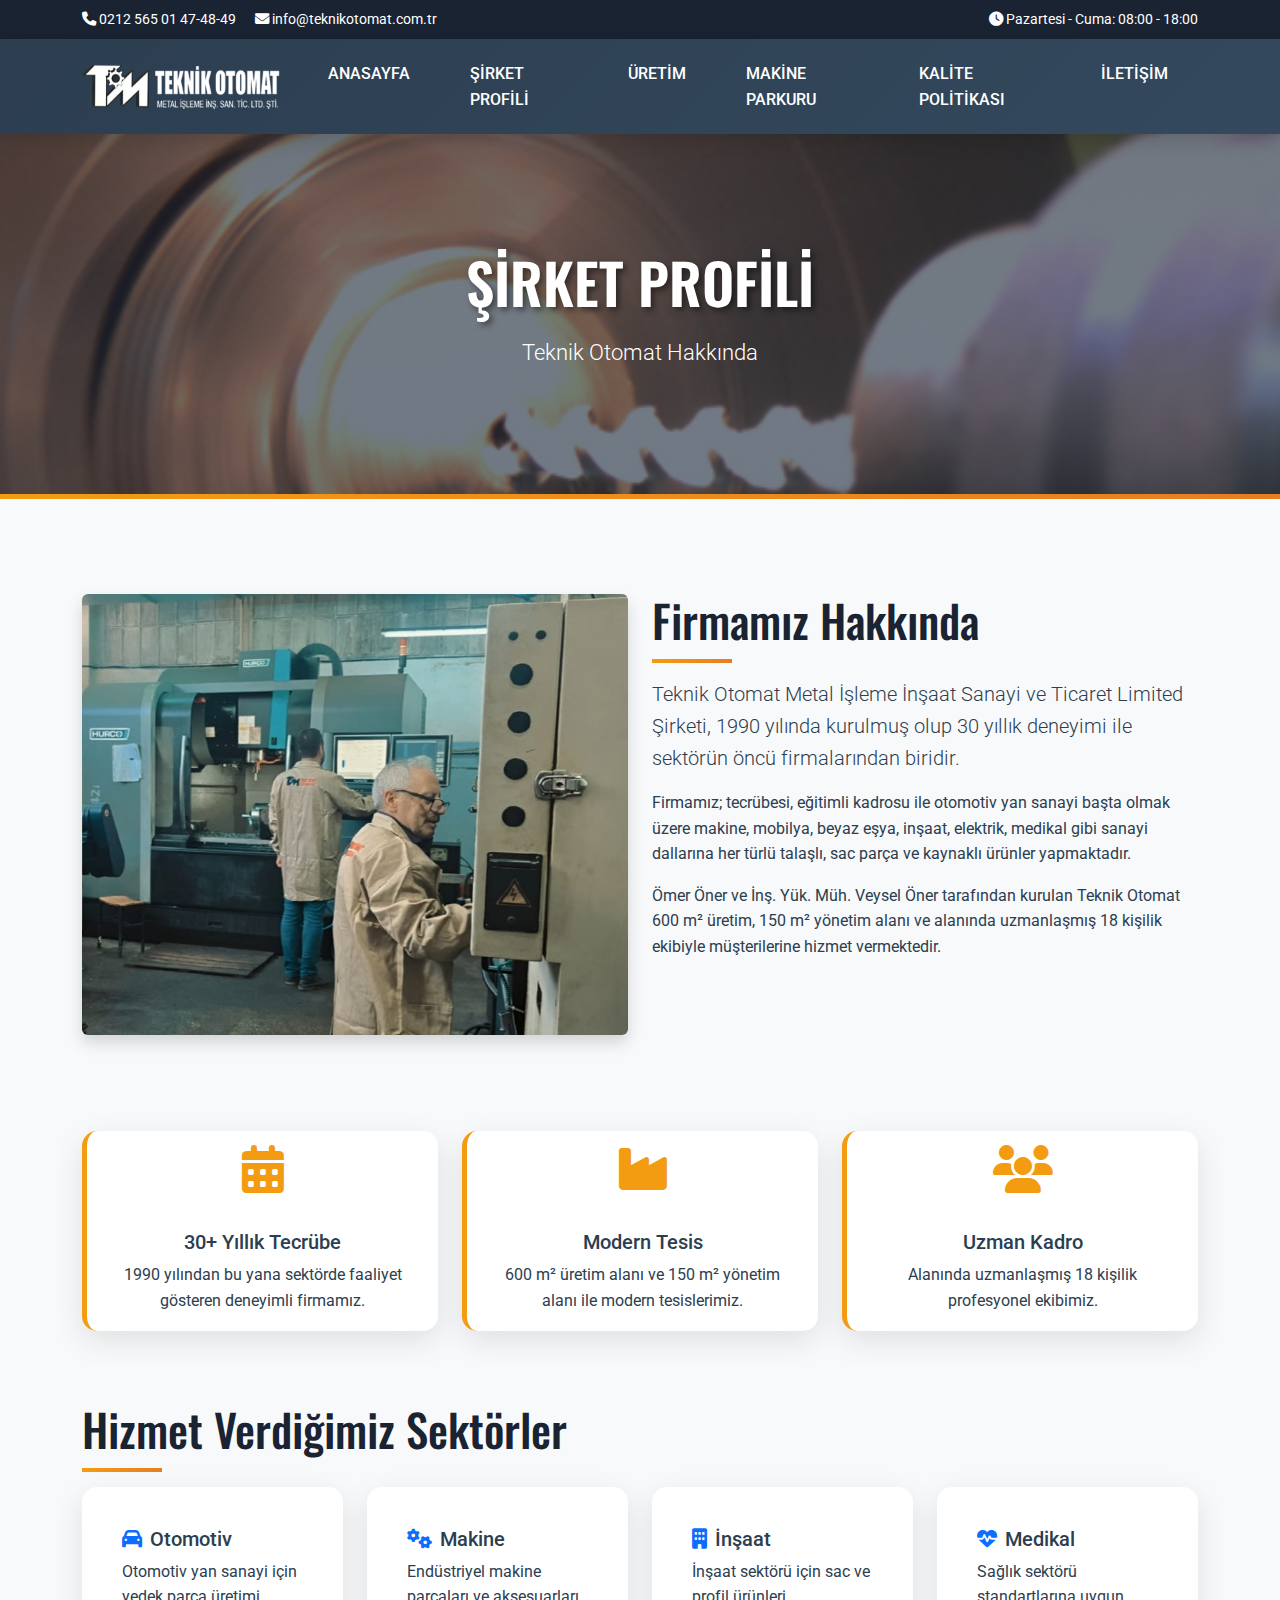
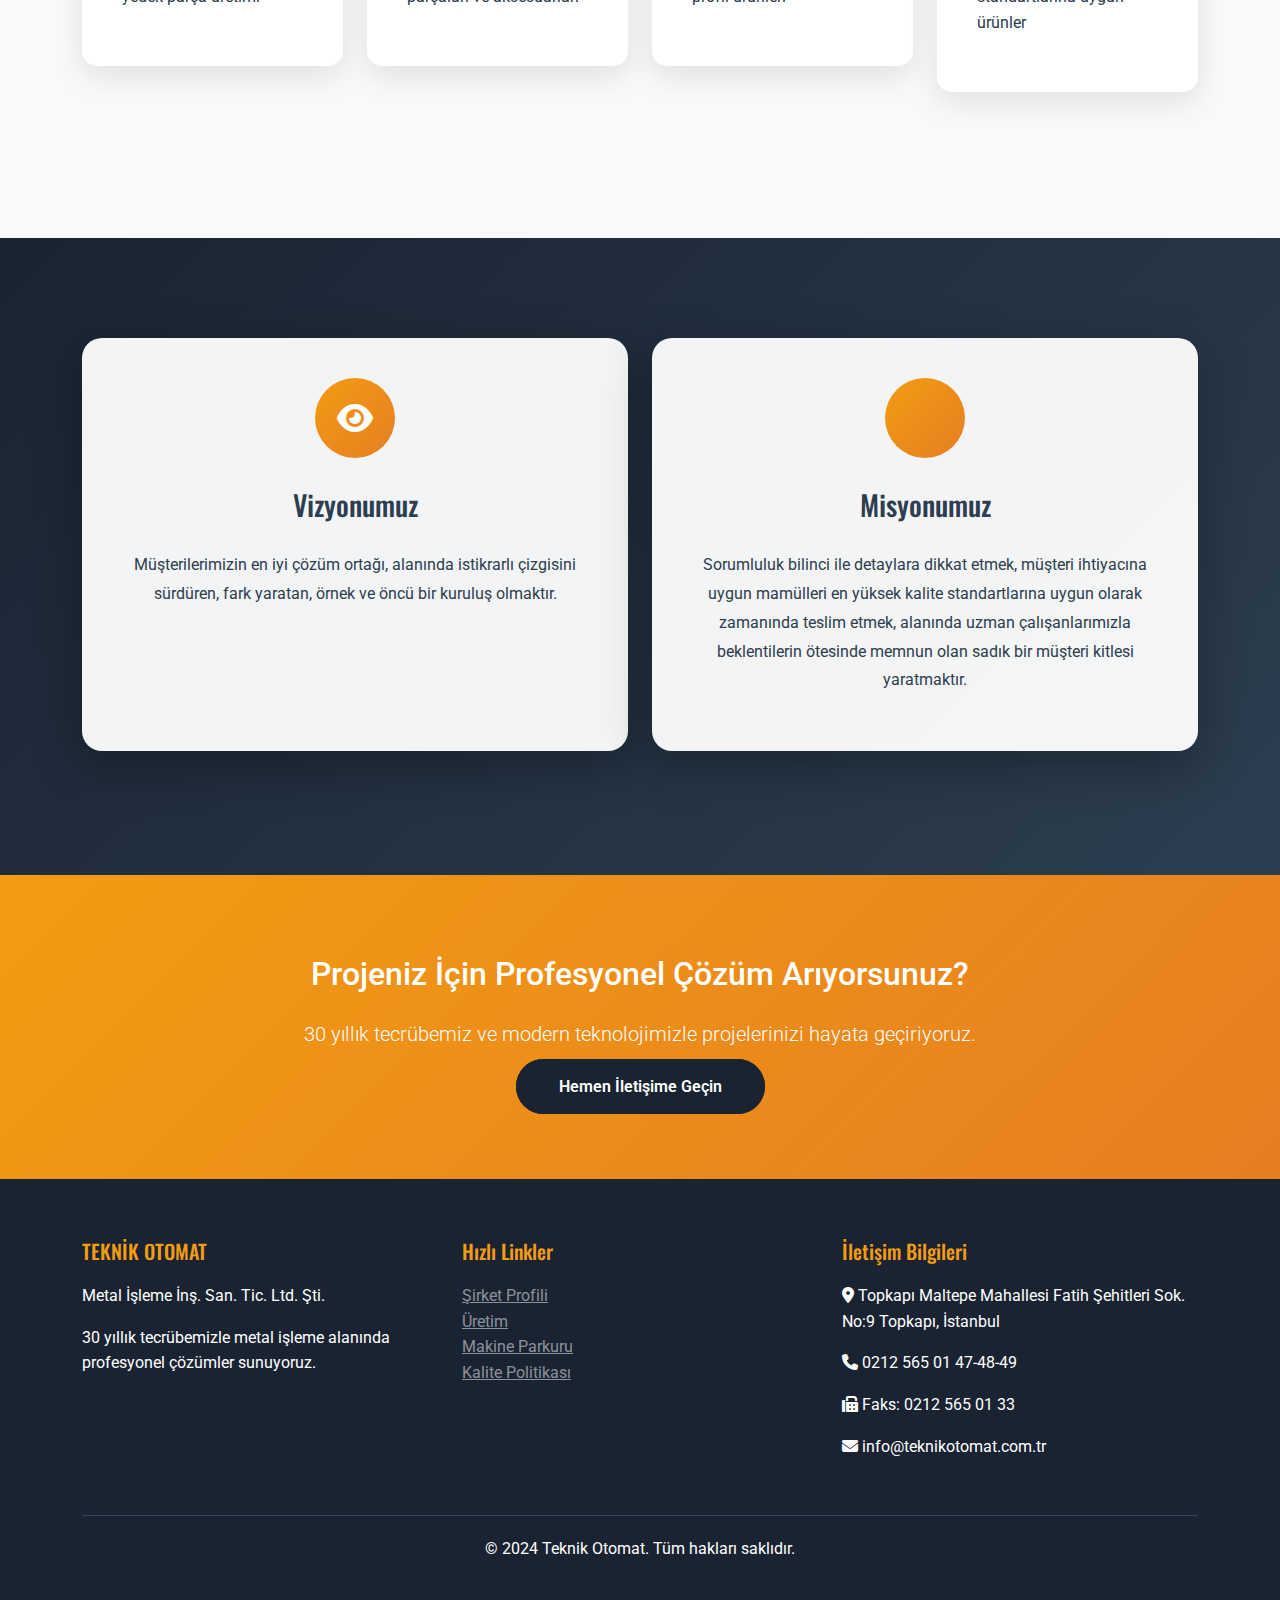
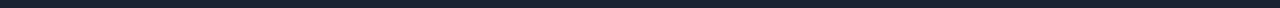
<file: sirket-profili.html>
﻿<!DOCTYPE html>
<html lang="tr">
<head>
    <meta charset="UTF-8">
    <meta name="viewport" content="width=device-width, initial-scale=1.0">
    <title>Şirket Profili - Teknik Otomat</title>

    <!-- Bootstrap CSS -->
    <link href="https://cdn.jsdelivr.net/npm/bootstrap@5.3.0/dist/css/bootstrap.min.css" rel="stylesheet">
    <!-- Font Awesome -->
    <link rel="stylesheet" href="https://cdnjs.cloudflare.com/ajax/libs/font-awesome/6.4.0/css/all.min.css">
    <!-- Google Fonts -->
    <link href="https://fonts.googleapis.com/css2?family=Roboto:wght@300;400;500;700&family=Oswald:wght@400;500;600&display=swap" rel="stylesheet">
    <!-- Custom CSS -->
    <link href="css/styles.css" rel="stylesheet">
</head>

<body>
    <!-- Top Bar -->
    <div class="top-bar">
        <div class="container">
            <div class="row">
                <div class="col-md-6">
                    <i class="fas fa-phone"></i> 0212 565 01 47-48-49
                    <i class="fas fa-envelope ms-3"></i> info@teknikotomat.com.tr
                </div>
                <div class="col-md-6 text-end">
                    <i class="fas fa-clock"></i> Pazartesi - Cuma: 08:00 - 18:00
                </div>
            </div>
        </div>
    </div>

    <!-- Main Navigation -->
    <nav class="navbar navbar-expand-lg main-navbar">
        <div class="container">
            <a class="navbar-brand" href="index.html">
                <img src="images/logo.png" alt="Teknik Otomat Logo">
            </a>

            <button class="navbar-toggler" type="button" data-bs-toggle="collapse" data-bs-target="#navbarNav" aria-controls="navbarNav" aria-expanded="false" aria-label="Toggle navigation">
                <span class="navbar-toggler-icon"></span>
            </button>

            <div class="collapse navbar-collapse" id="navbarNav">
                <ul class="navbar-nav ms-auto">
                    <li class="nav-item">
                        <a class="nav-link" href="index.html">ANASAYFA</a>
                    </li>
                    <li class="nav-item">
                        <a class="nav-link active" href="sirket-profili.html">ŞİRKET PROFİLİ</a>
                    </li>
                    <li class="nav-item">
                        <a class="nav-link" href="uretim.html">ÜRETİM</a>
                    </li>
                    <li class="nav-item">
                        <a class="nav-link" href="makine-parkuru.html">MAKİNE PARKURU</a>
                    </li>
                    <li class="nav-item">
                        <a class="nav-link" href="kalite-politikasi.html">KALİTE POLİTİKASI</a>
                    </li>
                    <li class="nav-item">
                        <a class="nav-link" href="iletisim.html">İLETİŞİM</a>
                    </li>
                </ul>
            </div>
        </div>
    </nav>

    <!-- Page Header -->
    <section class="hero-banner" style="min-height: 40vh;">
        <div class="container">
            <div class="row">
                <div class="col-lg-12 text-center">
                    <div class="hero-content fade-in-up">
                        <h1 class="hero-title">ŞİRKET PROFİLİ</h1>
                        <p class="hero-subtitle">Teknik Otomat Hakkında</p>
                    </div>
                </div>
            </div>
        </div>
    </section>

    <!-- Company Profile Content -->
    <section class="page-section">
        <div class="container">
            <div class="row">
                <div class="col-lg-6 mb-5">
                    <img src="images/Teknik_Otomat_Uretim.jpg" alt="Teknik Otomat Fabrika" class="img-fluid rounded shadow">
                </div>
                <div class="col-lg-6 mb-5">
                    <h2 class="section-title">Firmamız Hakkında</h2>
                    <p class="lead">
                        Teknik Otomat Metal İşleme İnşaat Sanayi ve Ticaret Limited Şirketi, 1990 yılında kurulmuş olup 30 yıllık deneyimi ile sektörün öncü firmalarından biridir.
                    </p>
                    <p>
                        Firmamız; tecrübesi, eğitimli kadrosu ile otomotiv yan sanayi başta olmak üzere makine, mobilya, beyaz eşya, inşaat, elektrik, medikal gibi sanayi dallarına her türlü talaşlı, sac parça ve kaynaklı ürünler yapmaktadır.
                    </p>
                    <p>
                        Ömer Öner ve İnş. Yük. Müh. Veysel Öner tarafından kurulan Teknik Otomat 600 m² üretim, 150 m² yönetim alanı ve alanında uzmanlaşmış 18 kişilik ekibiyle müşterilerine hizmet vermektedir.
                    </p>
                </div>
            </div>

            <div class="row mt-5">
                <div class="col-lg-4 mb-4">
                    <div class="feature-box text-center">
                        <div class="feature-icon">
                            <i class="fas fa-calendar-alt"></i>
                        </div>
                        <h5>30+ Yıllık Tecrübe</h5>
                        <p>1990 yılından bu yana sektörde faaliyet gösteren deneyimli firmamız.</p>
                    </div>
                </div>
                <div class="col-lg-4 mb-4">
                    <div class="feature-box text-center">
                        <div class="feature-icon">
                            <i class="fas fa-industry"></i>
                        </div>
                        <h5>Modern Tesis</h5>
                        <p>600 m² üretim alanı ve 150 m² yönetim alanı ile modern tesislerimiz.</p>
                    </div>
                </div>
                <div class="col-lg-4 mb-4">
                    <div class="feature-box text-center">
                        <div class="feature-icon">
                            <i class="fas fa-users"></i>
                        </div>
                        <h5>Uzman Kadro</h5>
                        <p>Alanında uzmanlaşmış 18 kişilik profesyonel ekibimiz.</p>
                    </div>
                </div>
            </div>

            <div class="row mt-5">
                <div class="col-lg-12">
                    <h3 class="section-title">Hizmet Verdiğimiz Sektörler</h3>
                    <div class="row">
                        <div class="col-md-3 mb-3">
                            <div class="production-detail">
                                <h5><i class="fas fa-car text-primary me-2"></i>Otomotiv</h5>
                                <p>Otomotiv yan sanayi için yedek parça üretimi</p>
                            </div>
                        </div>
                        <div class="col-md-3 mb-3">
                            <div class="production-detail">
                                <h5><i class="fas fa-cogs text-primary me-2"></i>Makine</h5>
                                <p>Endüstriyel makine parçaları ve aksesuarları</p>
                            </div>
                        </div>
                        <div class="col-md-3 mb-3">
                            <div class="production-detail">
                                <h5><i class="fas fa-building text-primary me-2"></i>İnşaat</h5>
                                <p>İnşaat sektörü için sac ve profil ürünleri</p>
                            </div>
                        </div>
                        <div class="col-md-3 mb-3">
                            <div class="production-detail">
                                <h5><i class="fas fa-heartbeat text-primary me-2"></i>Medikal</h5>
                                <p>Sağlık sektörü standartlarına uygun ürünler</p>
                            </div>
                        </div>
                    </div>
                </div>
            </div>
        </div>
    </section>

    <!-- Vision & Mission -->
    <section class="vision-mission">
        <div class="container">
            <div class="row">
                <div class="col-lg-6 mb-4">
                    <div class="vision-mission-card">
                        <div class="card-icon">
                            <i class="fas fa-eye"></i>
                        </div>
                        <h3>Vizyonumuz</h3>
                        <p>
                            Müşterilerimizin en iyi çözüm ortağı, alanında istikrarlı çizgisini sürdüren, fark yaratan, örnek ve öncü bir kuruluş olmaktır.
                        </p>
                    </div>
                </div>
                <div class="col-lg-6 mb-4">
                    <div class="vision-mission-card">
                        <div class="card-icon">
                            <i class="fas fa-target"></i>
                        </div>
                        <h3>Misyonumuz</h3>
                        <p>
                            Sorumluluk bilinci ile detaylara dikkat etmek, müşteri ihtiyacına uygun mamülleri en yüksek kalite standartlarına uygun olarak zamanında teslim etmek, alanında uzman çalışanlarımızla beklentilerin ötesinde memnun olan sadık bir müşteri kitlesi yaratmaktır.
                        </p>
                    </div>
                </div>
            </div>
        </div>
    </section>

    <!-- CTA Section -->
    <section class="cta-section">
        <div class="container">
            <div class="row">
                <div class="col-lg-8 mx-auto text-center">
                    <h2 class="mb-4">Projeniz İçin Profesyonel Çözüm Arıyorsunuz?</h2>
                    <p class="lead mb-4">30 yıllık tecrübemiz ve modern teknolojimizle projelerinizi hayata geçiriyoruz.</p>
                    <a href="iletisim.html" class="btn-custom">Hemen İletişime Geçin</a>
                </div>
            </div>
        </div>
    </section>

    <!-- Footer -->
    <footer class="footer">
        <div class="container">
            <div class="row">
                <div class="col-lg-4">
                    <div class="footer-section">
                        <h5>TEKNİK OTOMAT</h5>
                        <p>Metal İşleme İnş. San. Tic. Ltd. Şti.</p>
                        <p>30 yıllık tecrübemizle metal işleme alanında profesyonel çözümler sunuyoruz.</p>
                    </div>
                </div>
                <div class="col-lg-4">
                    <div class="footer-section">
                        <h5>Hızlı Linkler</h5>
                        <ul class="list-unstyled">
                            <li><a href="sirket-profili.html" class="text-white-50">Şirket Profili</a></li>
                            <li><a href="uretim.html" class="text-white-50">Üretim</a></li>
                            <li><a href="makine-parkuru.html" class="text-white-50">Makine Parkuru</a></li>
                            <li><a href="kalite-politikasi.html" class="text-white-50">Kalite Politikası</a></li>
                        </ul>
                    </div>
                </div>
                <div class="col-lg-4">
                    <div class="footer-section">
                        <h5>İletişim Bilgileri</h5>
                        <p><i class="fas fa-map-marker-alt"></i> Topkapı Maltepe Mahallesi Fatih Şehitleri Sok. No:9 Topkapı, İstanbul</p>
                        <p><i class="fas fa-phone"></i> 0212 565 01 47-48-49</p>
                        <p><i class="fas fa-fax"></i> Faks: 0212 565 01 33</p>
                        <p><i class="fas fa-envelope"></i> info@teknikotomat.com.tr</p>
                    </div>
                </div>
            </div>
            <div class="footer-bottom">
                <p>&copy; 2024 Teknik Otomat. Tüm hakları saklıdır.</p>
            </div>
        </div>
    </footer>

    <!-- WhatsApp Button -->
    <div class="whatsapp-button">
        <a href="https://wa.me/905321379031?text=Merhaba, Teknik Otomat hakkında bilgi almak istiyorum." target="_blank" rel="noopener noreferrer">
            <i class="fab fa-whatsapp"></i>
        </a>
    </div>

    <!-- Bootstrap JS -->
    <script src="https://cdn.jsdelivr.net/npm/bootstrap@5.3.0/dist/js/bootstrap.bundle.min.js"></script>
    <!-- Custom JS -->
    <script src="js/main.js"></script>
</body>
</html>
</file>
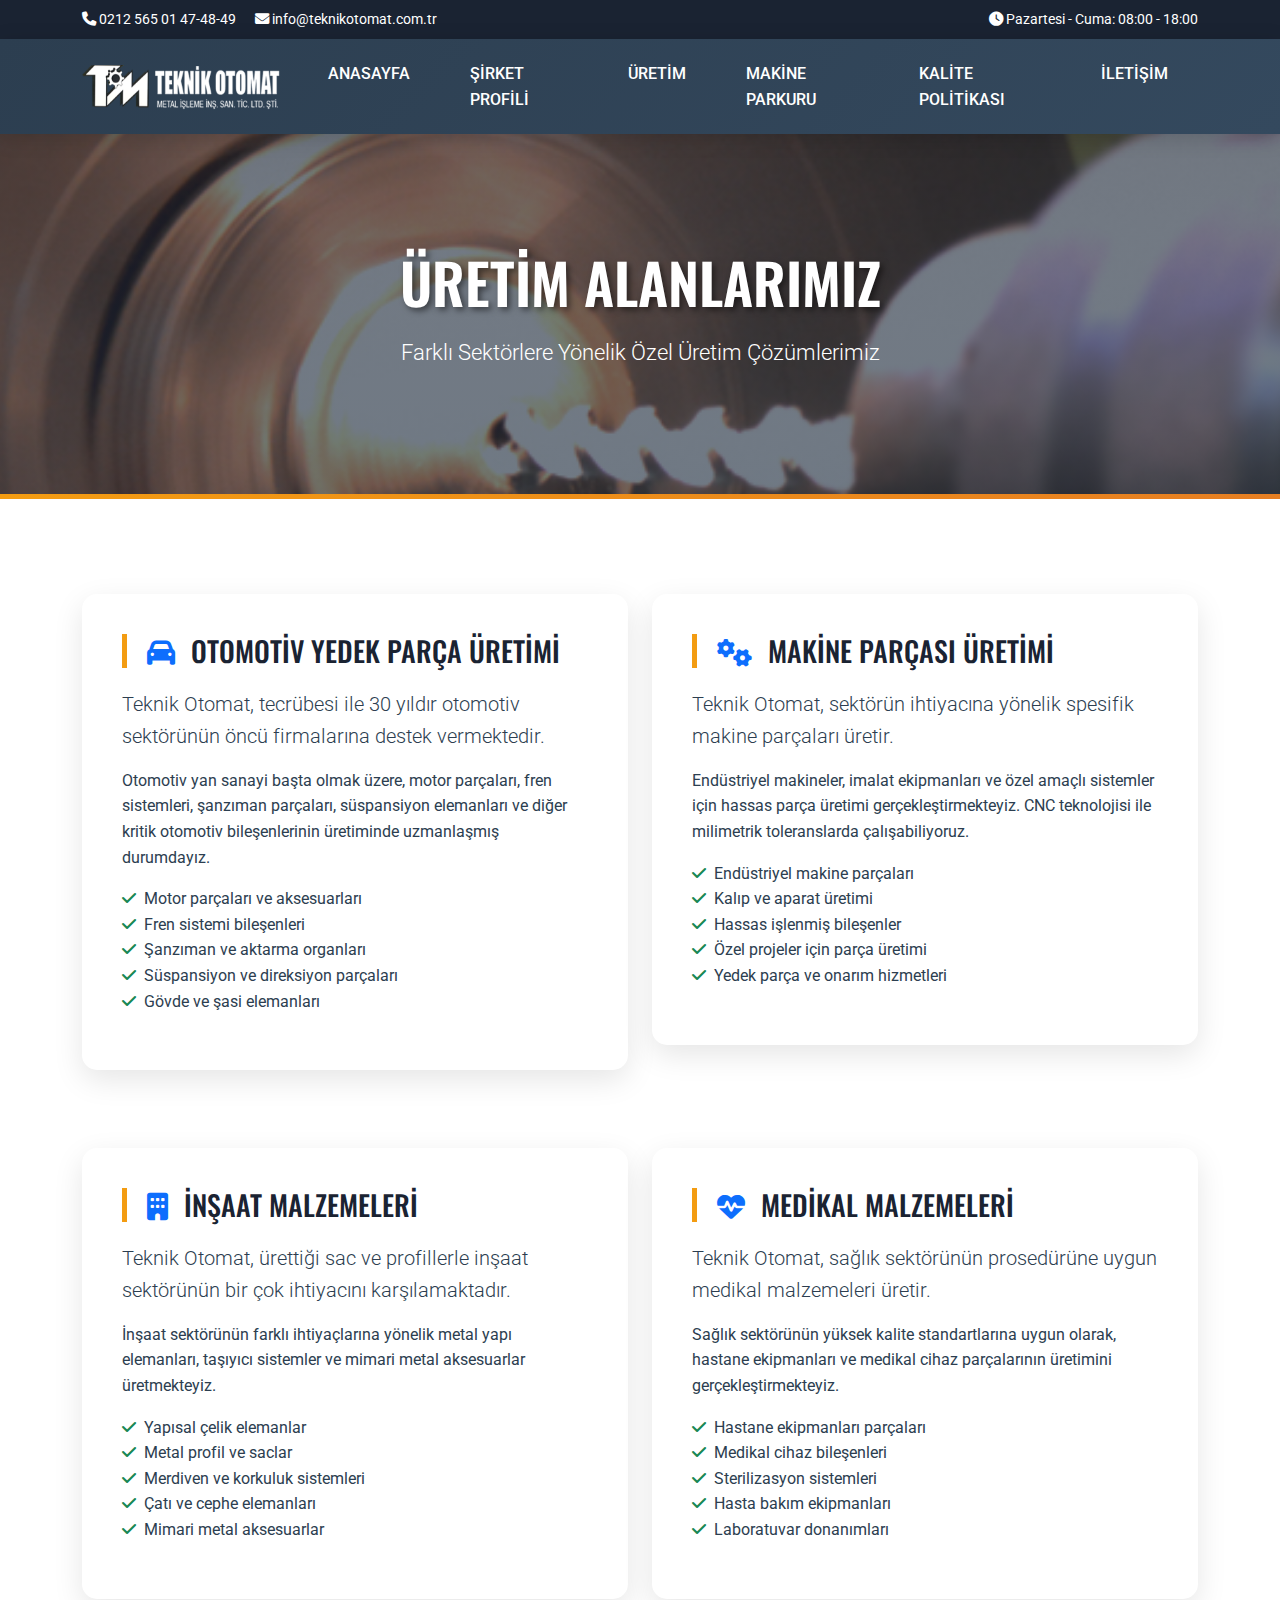
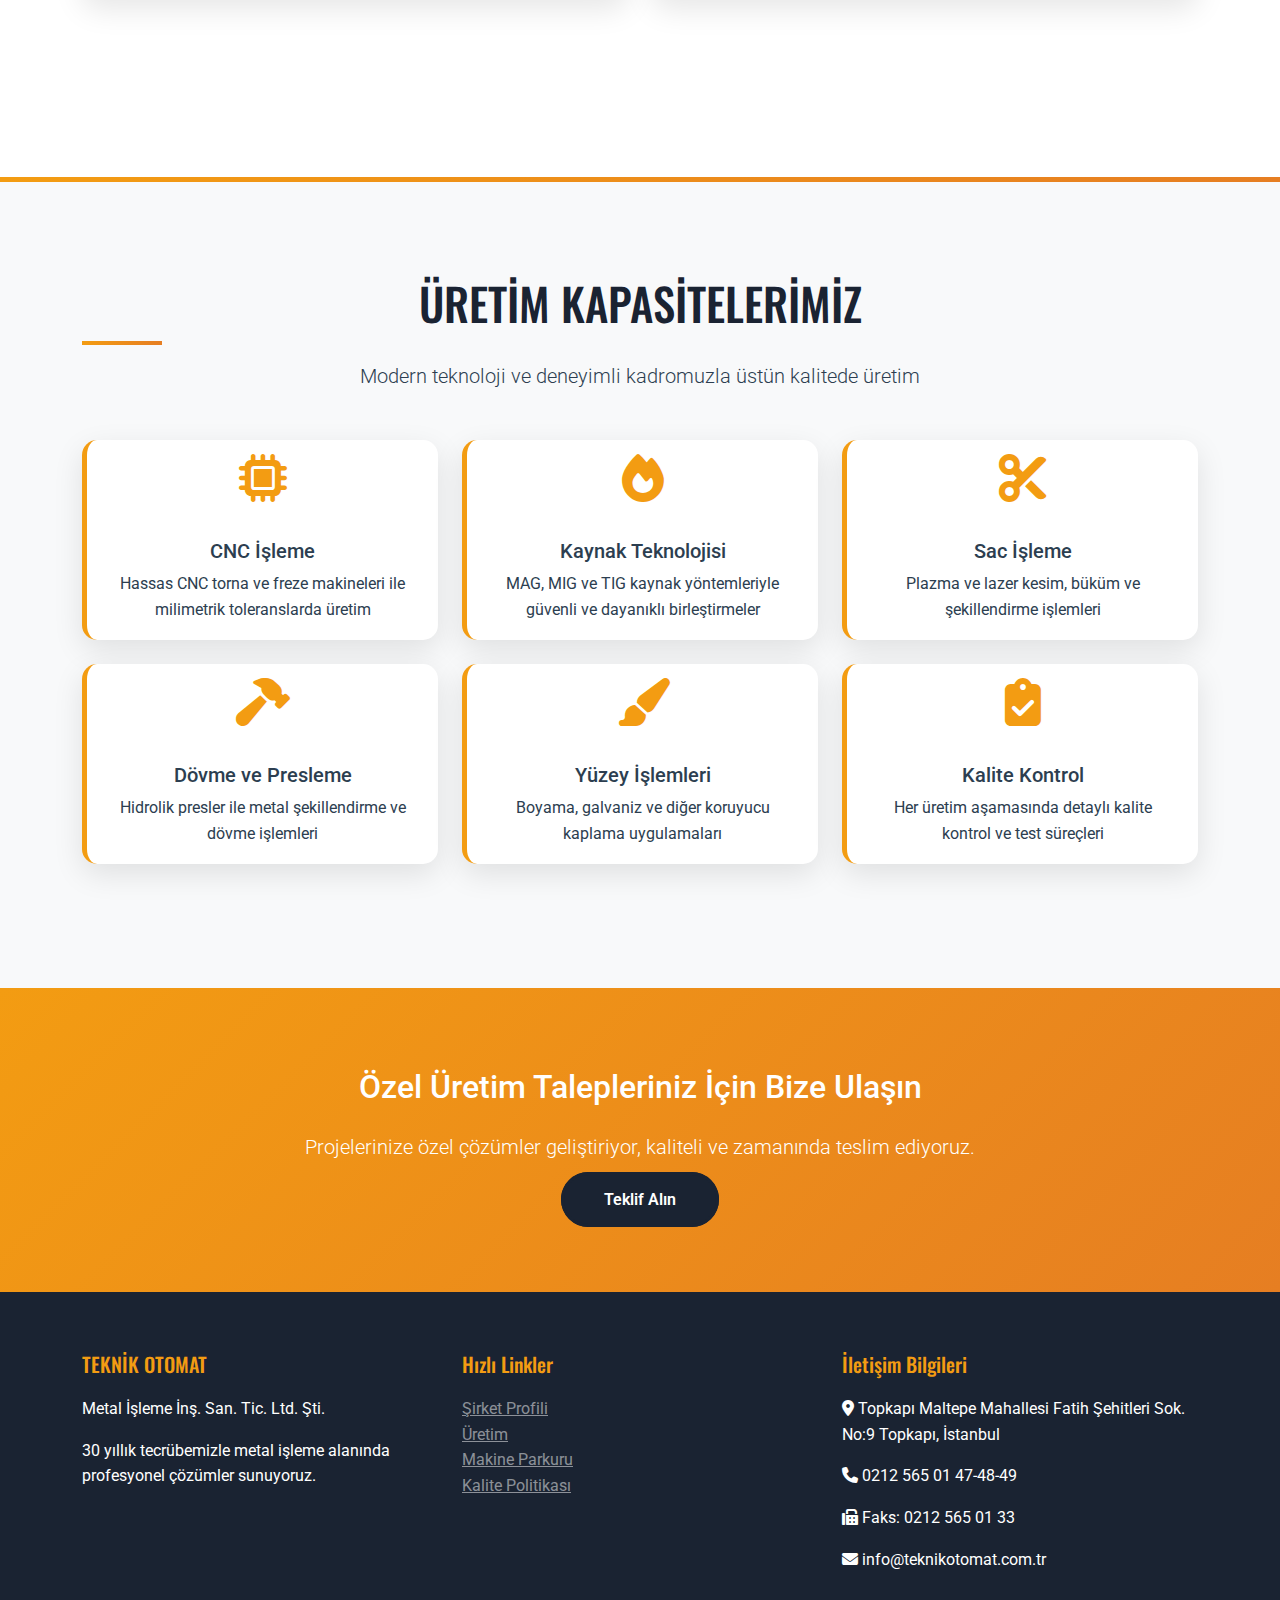
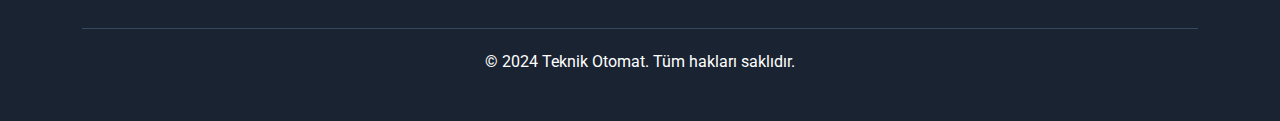
<file: uretim.html>
﻿<!DOCTYPE html>
<html lang="tr">
<head>
    <meta charset="UTF-8">
    <meta name="viewport" content="width=device-width, initial-scale=1.0">
    <title>Üretim - Teknik Otomat</title>

    <!-- Bootstrap CSS -->
    <link href="https://cdn.jsdelivr.net/npm/bootstrap@5.3.0/dist/css/bootstrap.min.css" rel="stylesheet">
    <!-- Font Awesome -->
    <link rel="stylesheet" href="https://cdnjs.cloudflare.com/ajax/libs/font-awesome/6.4.0/css/all.min.css">
    <!-- Google Fonts -->
    <link href="https://fonts.googleapis.com/css2?family=Roboto:wght@300;400;500;700&family=Oswald:wght@400;500;600&display=swap" rel="stylesheet">
    <!-- Custom CSS -->
    <link href="css/styles.css" rel="stylesheet">
</head>

<body>
    <!-- Top Bar -->
    <div class="top-bar">
        <div class="container">
            <div class="row">
                <div class="col-md-6">
                    <i class="fas fa-phone"></i> 0212 565 01 47-48-49
                    <i class="fas fa-envelope ms-3"></i> info@teknikotomat.com.tr
                </div>
                <div class="col-md-6 text-end">
                    <i class="fas fa-clock"></i> Pazartesi - Cuma: 08:00 - 18:00
                </div>
            </div>
        </div>
    </div>

    <!-- Main Navigation -->
    <nav class="navbar navbar-expand-lg main-navbar">
        <div class="container">
            <a class="navbar-brand" href="index.html">
                <img src="images/logo.png" alt="Teknik Otomat Logo">
            </a>

            <button class="navbar-toggler" type="button" data-bs-toggle="collapse" data-bs-target="#navbarNav" aria-controls="navbarNav" aria-expanded="false" aria-label="Toggle navigation">
                <span class="navbar-toggler-icon"></span>
            </button>

            <div class="collapse navbar-collapse" id="navbarNav">
                <ul class="navbar-nav ms-auto">
                    <li class="nav-item">
                        <a class="nav-link" href="index.html">ANASAYFA</a>
                    </li>
                    <li class="nav-item">
                        <a class="nav-link" href="sirket-profili.html">ŞİRKET PROFİLİ</a>
                    </li>
                    <li class="nav-item">
                        <a class="nav-link active" href="uretim.html">ÜRETİM</a>
                    </li>
                    <li class="nav-item">
                        <a class="nav-link" href="makine-parkuru.html">MAKİNE PARKURU</a>
                    </li>
                    <li class="nav-item">
                        <a class="nav-link" href="kalite-politikasi.html">KALİTE POLİTİKASI</a>
                    </li>
                    <li class="nav-item">
                        <a class="nav-link" href="iletisim.html">İLETİŞİM</a>
                    </li>
                </ul>
            </div>
        </div>
    </nav>

    <!-- Page Header -->
    <section class="hero-banner" style="min-height: 40vh;">
        <div class="container">
            <div class="row">
                <div class="col-lg-12 text-center">
                    <div class="hero-content fade-in-up">
                        <h1 class="hero-title">ÜRETİM ALANLARIMIZ</h1>
                        <p class="hero-subtitle">Farklı Sektörlere Yönelik Özel Üretim Çözümlerimiz</p>
                    </div>
                </div>
            </div>
        </div>
    </section>

    <!-- Production Categories -->
    <section class="page-section white-bg">
        <div class="container">
            <div class="row">
                <div class="col-lg-6 mb-5">
                    <div class="production-detail">
                        <h3><i class="fas fa-car text-primary me-3"></i>OTOMOTİV YEDEK PARÇA ÜRETİMİ</h3>
                        <p class="lead">Teknik Otomat, tecrübesi ile 30 yıldır otomotiv sektörünün öncü firmalarına destek vermektedir.</p>
                        <p>Otomotiv yan sanayi başta olmak üzere, motor parçaları, fren sistemleri, şanzıman parçaları, süspansiyon elemanları ve diğer kritik otomotiv bileşenlerinin üretiminde uzmanlaşmış durumdayız.</p>
                        <ul class="list-unstyled mt-3">
                            <li><i class="fas fa-check text-success me-2"></i>Motor parçaları ve aksesuarları</li>
                            <li><i class="fas fa-check text-success me-2"></i>Fren sistemi bileşenleri</li>
                            <li><i class="fas fa-check text-success me-2"></i>Şanzıman ve aktarma organları</li>
                            <li><i class="fas fa-check text-success me-2"></i>Süspansiyon ve direksiyon parçaları</li>
                            <li><i class="fas fa-check text-success me-2"></i>Gövde ve şasi elemanları</li>
                        </ul>
                    </div>
                </div>
                <div class="col-lg-6 mb-5">
                    <div class="production-detail">
                        <h3><i class="fas fa-cogs text-primary me-3"></i>MAKİNE PARÇASI ÜRETİMİ</h3>
                        <p class="lead">Teknik Otomat, sektörün ihtiyacına yönelik spesifik makine parçaları üretir.</p>
                        <p>Endüstriyel makineler, imalat ekipmanları ve özel amaçlı sistemler için hassas parça üretimi gerçekleştirmekteyiz. CNC teknolojisi ile milimetrik toleranslarda çalışabiliyoruz.</p>
                        <ul class="list-unstyled mt-3">
                            <li><i class="fas fa-check text-success me-2"></i>Endüstriyel makine parçaları</li>
                            <li><i class="fas fa-check text-success me-2"></i>Kalıp ve aparat üretimi</li>
                            <li><i class="fas fa-check text-success me-2"></i>Hassas işlenmiş bileşenler</li>
                            <li><i class="fas fa-check text-success me-2"></i>Özel projeler için parça üretimi</li>
                            <li><i class="fas fa-check text-success me-2"></i>Yedek parça ve onarım hizmetleri</li>
                        </ul>
                    </div>
                </div>
            </div>

            <div class="row">
                <div class="col-lg-6 mb-5">
                    <div class="production-detail">
                        <h3><i class="fas fa-building text-primary me-3"></i>İNŞAAT MALZEMELERİ</h3>
                        <p class="lead">Teknik Otomat, ürettiği sac ve profillerle inşaat sektörünün bir çok ihtiyacını karşılamaktadır.</p>
                        <p>İnşaat sektörünün farklı ihtiyaçlarına yönelik metal yapı elemanları, taşıyıcı sistemler ve mimari metal aksesuarlar üretmekteyiz.</p>
                        <ul class="list-unstyled mt-3">
                            <li><i class="fas fa-check text-success me-2"></i>Yapısal çelik elemanlar</li>
                            <li><i class="fas fa-check text-success me-2"></i>Metal profil ve saclar</li>
                            <li><i class="fas fa-check text-success me-2"></i>Merdiven ve korkuluk sistemleri</li>
                            <li><i class="fas fa-check text-success me-2"></i>Çatı ve cephe elemanları</li>
                            <li><i class="fas fa-check text-success me-2"></i>Mimari metal aksesuarlar</li>
                        </ul>
                    </div>
                </div>
                <div class="col-lg-6 mb-5">
                    <div class="production-detail">
                        <h3><i class="fas fa-heartbeat text-primary me-3"></i>MEDİKAL MALZEMELERİ</h3>
                        <p class="lead">Teknik Otomat, sağlık sektörünün prosedürüne uygun medikal malzemeleri üretir.</p>
                        <p>Sağlık sektörünün yüksek kalite standartlarına uygun olarak, hastane ekipmanları ve medikal cihaz parçalarının üretimini gerçekleştirmekteyiz.</p>
                        <ul class="list-unstyled mt-3">
                            <li><i class="fas fa-check text-success me-2"></i>Hastane ekipmanları parçaları</li>
                            <li><i class="fas fa-check text-success me-2"></i>Medikal cihaz bileşenleri</li>
                            <li><i class="fas fa-check text-success me-2"></i>Sterilizasyon sistemleri</li>
                            <li><i class="fas fa-check text-success me-2"></i>Hasta bakım ekipmanları</li>
                            <li><i class="fas fa-check text-success me-2"></i>Laboratuvar donanımları</li>
                        </ul>
                    </div>
                </div>
            </div>
        </div>
    </section>

    <!-- Production Capabilities -->
    <section class="page-section">
        <div class="container">
            <div class="text-center mb-5">
                <h2 class="section-title">ÜRETİM KAPASİTELERİMİZ</h2>
                <p class="lead">Modern teknoloji ve deneyimli kadromuzla üstün kalitede üretim</p>
            </div>

            <div class="row">
                <div class="col-lg-4 mb-4">
                    <div class="feature-box text-center">
                        <div class="feature-icon">
                            <i class="fas fa-microchip"></i>
                        </div>
                        <h5>CNC İşleme</h5>
                        <p>Hassas CNC torna ve freze makineleri ile milimetrik toleranslarda üretim</p>
                    </div>
                </div>
                <div class="col-lg-4 mb-4">
                    <div class="feature-box text-center">
                        <div class="feature-icon">
                            <i class="fas fa-fire"></i>
                        </div>
                        <h5>Kaynak Teknolojisi</h5>
                        <p>MAG, MIG ve TIG kaynak yöntemleriyle güvenli ve dayanıklı birleştirmeler</p>
                    </div>
                </div>
                <div class="col-lg-4 mb-4">
                    <div class="feature-box text-center">
                        <div class="feature-icon">
                            <i class="fas fa-cut"></i>
                        </div>
                        <h5>Sac İşleme</h5>
                        <p>Plazma ve lazer kesim, büküm ve şekillendirme işlemleri</p>
                    </div>
                </div>
            </div>

            <div class="row">
                <div class="col-lg-4 mb-4">
                    <div class="feature-box text-center">
                        <div class="feature-icon">
                            <i class="fas fa-hammer"></i>
                        </div>
                        <h5>Dövme ve Presleme</h5>
                        <p>Hidrolik presler ile metal şekillendirme ve dövme işlemleri</p>
                    </div>
                </div>
                <div class="col-lg-4 mb-4">
                    <div class="feature-box text-center">
                        <div class="feature-icon">
                            <i class="fas fa-paint-brush"></i>
                        </div>
                        <h5>Yüzey İşlemleri</h5>
                        <p>Boyama, galvaniz ve diğer koruyucu kaplama uygulamaları</p>
                    </div>
                </div>
                <div class="col-lg-4 mb-4">
                    <div class="feature-box text-center">
                        <div class="feature-icon">
                            <i class="fas fa-clipboard-check"></i>
                        </div>
                        <h5>Kalite Kontrol</h5>
                        <p>Her üretim aşamasında detaylı kalite kontrol ve test süreçleri</p>
                    </div>
                </div>
            </div>
        </div>
    </section>

    <!-- CTA Section -->
    <section class="cta-section">
        <div class="container">
            <div class="row">
                <div class="col-lg-8 mx-auto text-center">
                    <h2 class="mb-4">Özel Üretim Talepleriniz İçin Bize Ulaşın</h2>
                    <p class="lead mb-4">Projelerinize özel çözümler geliştiriyor, kaliteli ve zamanında teslim ediyoruz.</p>
                    <a href="iletisim.html" class="btn-custom">Teklif Alın</a>
                </div>
            </div>
        </div>
    </section>

    <!-- Footer -->
    <footer class="footer">
        <div class="container">
            <div class="row">
                <div class="col-lg-4">
                    <div class="footer-section">
                        <h5>TEKNİK OTOMAT</h5>
                        <p>Metal İşleme İnş. San. Tic. Ltd. Şti.</p>
                        <p>30 yıllık tecrübemizle metal işleme alanında profesyonel çözümler sunuyoruz.</p>
                    </div>
                </div>
                <div class="col-lg-4">
                    <div class="footer-section">
                        <h5>Hızlı Linkler</h5>
                        <ul class="list-unstyled">
                            <li><a href="sirket-profili.html" class="text-white-50">Şirket Profili</a></li>
                            <li><a href="uretim.html" class="text-white-50">Üretim</a></li>
                            <li><a href="makine-parkuru.html" class="text-white-50">Makine Parkuru</a></li>
                            <li><a href="kalite-politikasi.html" class="text-white-50">Kalite Politikası</a></li>
                        </ul>
                    </div>
                </div>
                <div class="col-lg-4">
                    <div class="footer-section">
                        <h5>İletişim Bilgileri</h5>
                        <p><i class="fas fa-map-marker-alt"></i> Topkapı Maltepe Mahallesi Fatih Şehitleri Sok. No:9 Topkapı, İstanbul</p>
                        <p><i class="fas fa-phone"></i> 0212 565 01 47-48-49</p>
                        <p><i class="fas fa-fax"></i> Faks: 0212 565 01 33</p>
                        <p><i class="fas fa-envelope"></i> info@teknikotomat.com.tr</p>
                    </div>
                </div>
            </div>
            <div class="footer-bottom">
                <p>&copy; 2024 Teknik Otomat. Tüm hakları saklıdır.</p>
            </div>
        </div>
    </footer>

    <!-- WhatsApp Button -->
    <div class="whatsapp-button">
        <a href="https://wa.me/905321379031?text=Merhaba, Teknik Otomat hakkında bilgi almak istiyorum." target="_blank" rel="noopener noreferrer">
            <i class="fab fa-whatsapp"></i>
        </a>
    </div>

    <!-- Bootstrap JS -->
    <script src="https://cdn.jsdelivr.net/npm/bootstrap@5.3.0/dist/js/bootstrap.bundle.min.js"></script>
    <!-- Custom JS -->
    <script src="js/main.js"></script>
</body>
</html>
</file>
<file: css/styles.css>
:root { 
    --primary-navy: #1a2332; 
    --secondary-navy: #2c3e50; 
    --accent-gold: #f39c12; 
    --accent-orange: #e67e22; 
    --steel-gray: #34495e; 
    --light-steel: #95a5a6; 
    --white-smoke: #f8f9fa; 
    --silver: #bdc3c7; 
    --dark-text: #2c3e50; 
}

* { 
    margin: 0; 
    padding: 0; 
    box-sizing: border-box; 
}

body { 
    font-family: 'Roboto', sans-serif; 
    line-height: 1.6; 
    color: var(--dark-text); 
    overflow-x: hidden; 
}

/* Header & Navigation */
.top-bar { 
    background: var(--primary-navy); 
    color: white; 
    padding: 8px 0; 
    font-size: 0.9rem; 
}

.main-navbar { 
    background: linear-gradient(135deg, var(--secondary-navy) 0%, var(--steel-gray) 100%); 
    box-shadow: 0 4px 20px rgba(0,0,0,0.15); 
    padding: 12px 0; 
    position: relative; 
    z-index: 1050; 
}

/* Logo styling */
.navbar-brand { 
    padding: 0; 
}

.navbar-brand img { 
    height: 50px; 
    width: auto; 
    max-width: 200px; 
}

/* Mobile hamburger menu */
.navbar-toggler { 
    border: 2px solid var(--accent-gold); 
    padding: 8px 12px; 
    border-radius: 8px; 
}

.navbar-toggler:focus { 
    box-shadow: 0 0 0 0.2rem rgba(243, 156, 18, 0.25); 
}

.navbar-toggler-icon { 
    background-image: url("data:image/svg+xml,%3csvg xmlns='http://www.w3.org/2000/svg' viewBox='0 0 30 30'%3e%3cpath stroke='%23f39c12' stroke-linecap='round' stroke-miterlimit='10' stroke-width='2' d='m4 7h22M4 15h22M4 23h22'/%3e%3c/svg%3e"); 
    width: 1.5em; 
    height: 1.5em; 
}

.navbar-nav .nav-link { 
    color: white !important; 
    font-weight: 500; 
    margin: 0 10px; 
    padding: 10px 20px !important; 
    border-radius: 25px; 
    transition: all 0.3s ease; 
}

.navbar-nav .nav-link:hover { 
    background: var(--accent-gold); 
    transform: translateY(-2px); 
}

/* Mobile navigation */
@media (max-width: 991.98px) {
    .navbar-nav { 
        background: var(--primary-navy); 
        border-radius: 15px; 
        padding: 20px; 
        margin-top: 15px; 
        box-shadow: 0 10px 30px rgba(0,0,0,0.3); 
    }

    .navbar-nav .nav-link { 
        margin: 5px 0; 
        text-align: center; 
    }

    .main-navbar { 
        padding: 8px 0; 
    }

    .navbar-brand img { 
        height: 40px; 
    }
}

/* Hero Banner Section */
.hero-banner { 
    position: relative; 
    min-height: 60vh; 
    background: linear-gradient(rgba(26, 35, 50, 0.6), rgba(44, 62, 80, 0.7)), url('../images/banner.jpg'); 
    background-size: cover; 
    background-position: center; 
    background-attachment: fixed; 
    display: flex; 
    align-items: center; 
    color: white; 
    margin-top: 0; 
    padding: 80px 0 60px 0; 
}

.hero-content { 
    z-index: 2; 
}

.hero-title { 
    font-family: 'Oswald', sans-serif; 
    font-size: 3.5rem; 
    font-weight: 600; 
    margin-bottom: 20px; 
    text-shadow: 3px 3px 6px rgba(0,0,0,0.5); 
}

.hero-subtitle { 
    font-size: 1.4rem; 
    margin-bottom: 30px; 
    font-weight: 300; 
}

.hero-stats { 
    background: rgba(255,255,255,0.95); 
    padding: 40px; 
    border-radius: 15px; 
    margin-top: 50px; 
    box-shadow: 0 10px 40px rgba(0,0,0,0.2); 
}

.stat-item { 
    text-align: center; 
    color: var(--primary-navy); 
}

.stat-number { 
    font-family: 'Oswald', sans-serif; 
    font-size: 2.5rem; 
    font-weight: 600; 
    color: var(--accent-gold); 
}

/* Page Content Sections */
.page-section { 
    padding: 100px 0; 
    background: var(--white-smoke); 
    position: relative; 
}

.page-section::before { 
    content: ''; 
    position: absolute; 
    top: 0; 
    left: 0; 
    right: 0; 
    height: 5px; 
    background: linear-gradient(90deg, var(--accent-gold), var(--accent-orange)); 
}

.page-section.white-bg { 
    background: white; 
}

.page-section.dark-bg { 
    background: linear-gradient(135deg, var(--primary-navy) 0%, var(--secondary-navy) 100%); 
    color: white; 
}

/* Section Titles */
.section-title { 
    font-family: 'Oswald', sans-serif; 
    font-size: 2.8rem; 
    color: var(--primary-navy); 
    margin-bottom: 30px; 
    position: relative; 
}

.section-title::after { 
    content: ''; 
    position: absolute; 
    bottom: -15px; 
    left: 0; 
    width: 80px; 
    height: 4px; 
    background: linear-gradient(90deg, var(--accent-gold), var(--accent-orange)); 
}

.section-title.white { 
    color: white; 
}

/* Corporate Section */
.corporate-image-container { 
    position: relative; 
    height: 600px; 
    display: flex; 
    align-items: stretch; 
}

.corporate-image { 
    width: 100%; 
    height: 100%; 
    object-fit: cover; 
    border-radius: 15px; 
    box-shadow: 0 15px 50px rgba(0,0,0,0.15); 
    transition: transform 0.3s ease; 
}

.corporate-image:hover { 
    transform: scale(1.02); 
}

.corporate-content { 
    height: 600px; 
    display: flex; 
    flex-direction: column; 
}

.feature-boxes-container { 
    display: flex; 
    flex-wrap: wrap; 
    gap: 20px; 
    margin-top: 30px; 
    flex-grow: 1; 
}

.feature-box { 
    background: white; 
    padding: 30px; 
    border-radius: 15px; 
    box-shadow: 0 10px 30px rgba(0,0,0,0.1); 
    transition: all 0.3s ease; 
    border-left: 5px solid var(--accent-gold); 
    flex: 1; 
    height: 200px; 
    display: flex; 
    flex-direction: column; 
    justify-content: center; 
}

.feature-box:hover { 
    transform: translateY(-10px); 
    box-shadow: 0 20px 50px rgba(0,0,0,0.2); 
}

.feature-icon { 
    font-size: 3rem; 
    color: var(--accent-gold); 
    margin-bottom: 20px; 
    text-align: center; 
}

/* Product Categories Section */
.product-categories { 
    padding: 100px 0; 
    background: white; 
}

.product-card { 
    background: linear-gradient(135deg, var(--white-smoke), white); 
    border-radius: 20px; 
    padding: 40px 30px; 
    text-align: center; 
    box-shadow: 0 15px 40px rgba(0,0,0,0.1); 
    transition: all 0.3s ease; 
    border-top: 6px solid var(--accent-gold); 
    height: 100%; 
    display: flex; 
    flex-direction: column; 
    justify-content: space-between; 
    min-height: 380px; 
}

.product-card:hover { 
    transform: translateY(-15px); 
    box-shadow: 0 25px 60px rgba(0,0,0,0.2); 
    border-top-color: var(--accent-orange); 
}

.product-icon { 
    font-size: 4rem; 
    color: var(--accent-gold); 
    margin-bottom: 30px; 
}

.product-card h4 { 
    font-family: 'Oswald', sans-serif; 
    font-size: 1.3rem; 
    color: var(--primary-navy); 
    margin-bottom: 20px; 
    min-height: 60px; 
    display: flex; 
    align-items: center; 
    justify-content: center; 
    line-height: 1.2; 
}

.product-card p { 
    flex-grow: 1; 
    margin-bottom: 30px; 
    color: var(--steel-gray); 
    line-height: 1.6; 
}

.btn-product { 
    background: var(--accent-gold); 
    color: white; 
    padding: 12px 30px; 
    border-radius: 25px; 
    text-decoration: none; 
    font-weight: 600; 
    transition: all 0.3s ease; 
    margin-top: auto; 
}

.btn-product:hover { 
    background: var(--accent-orange); 
    color: white; 
    transform: translateY(-2px); 
}

/* Vision Mission Section */
.vision-mission { 
    padding: 100px 0; 
    background: linear-gradient(135deg, var(--primary-navy) 0%, var(--secondary-navy) 100%); 
    color: white; 
}

.vision-mission-card { 
    background: rgba(255,255,255,0.95); 
    color: var(--dark-text); 
    border-radius: 20px; 
    padding: 40px; 
    box-shadow: 0 15px 50px rgba(0,0,0,0.3); 
    transition: all 0.3s ease; 
    height: 100%; 
    display: flex; 
    flex-direction: column; 
    min-height: 400px; 
}

.vision-mission-card:hover { 
    transform: translateY(-10px); 
    box-shadow: 0 25px 60px rgba(0,0,0,0.4); 
}

.card-icon { 
    width: 80px; 
    height: 80px; 
    background: linear-gradient(135deg, var(--accent-gold), var(--accent-orange)); 
    border-radius: 50%; 
    display: flex; 
    align-items: center; 
    justify-content: center; 
    margin: 0 auto 30px; 
    font-size: 2rem; 
    color: white; 
}

.vision-mission-card h3 { 
    text-align: center; 
    margin-bottom: 30px; 
    font-family: 'Oswald', sans-serif; 
}

.vision-mission-card p { 
    flex-grow: 1; 
    text-align: center; 
    line-height: 1.8; 
}

/* Machine Gallery */
.machine-gallery { 
    display: grid; 
    grid-template-columns: repeat(auto-fit, minmax(300px, 1fr)); 
    gap: 30px; 
    margin-top: 50px; 
}

.machine-item { 
    background: white; 
    border-radius: 15px; 
    overflow: hidden; 
    box-shadow: 0 10px 30px rgba(0,0,0,0.1); 
    transition: all 0.3s ease; 
}

.machine-item:hover { 
    transform: translateY(-10px); 
    box-shadow: 0 20px 50px rgba(0,0,0,0.2); 
}

.machine-item img { 
    width: 100%; 
    height: 250px; 
    object-fit: cover; 
}

.machine-item h4 { 
    padding: 20px; 
    font-family: 'Oswald', sans-serif; 
    color: var(--primary-navy); 
    margin: 0; 
}

.machine-item p { 
    padding: 0 20px 20px; 
    color: var(--steel-gray); 
    line-height: 1.6; 
}

/* Production Details */
.production-detail { 
    background: white; 
    border-radius: 15px; 
    padding: 40px; 
    margin-bottom: 30px; 
    box-shadow: 0 10px 30px rgba(0,0,0,0.1); 
    transition: all 0.3s ease; 
}

.production-detail:hover { 
    transform: translateY(-5px); 
    box-shadow: 0 20px 50px rgba(0,0,0,0.2); 
}

.production-detail h3 { 
    font-family: 'Oswald', sans-serif; 
    color: var(--primary-navy); 
    margin-bottom: 20px; 
    border-left: 5px solid var(--accent-gold); 
    padding-left: 20px; 
}

/* Contact Section */
.contact-section { 
    padding: 100px 0; 
    background: var(--white-smoke); 
}

.contact-info { 
    background: white; 
    padding: 40px; 
    border-radius: 15px; 
    box-shadow: 0 10px 30px rgba(0,0,0,0.1); 
    height: 100%; 
}

.contact-info h4 { 
    font-family: 'Oswald', sans-serif; 
    color: var(--primary-navy); 
    margin-bottom: 30px; 
}

.contact-info p { 
    margin-bottom: 15px; 
    color: var(--steel-gray); 
}

.contact-info i { 
    color: var(--accent-gold); 
    margin-right: 10px; 
    width: 20px; 
}

#map { 
    height: 400px; 
    border-radius: 15px; 
    box-shadow: 0 10px 30px rgba(0,0,0,0.1); 
}

/* CTA Section */
.cta-section { 
    padding: 80px 0; 
    background: linear-gradient(135deg, var(--accent-gold) 0%, var(--accent-orange) 100%); 
    color: white; 
    text-align: center; 
}

.btn-custom { 
    background: var(--primary-navy); 
    color: white; 
    padding: 15px 40px; 
    border-radius: 50px; 
    font-weight: 600; 
    text-decoration: none; 
    transition: all 0.3s ease; 
    border: 3px solid var(--primary-navy); 
}

.btn-custom:hover { 
    background: transparent; 
    color: var(--primary-navy); 
    transform: translateY(-3px); 
    box-shadow: 0 10px 30px rgba(0,0,0,0.2); 
}

/* Footer */
.footer { 
    background: var(--primary-navy); 
    color: white; 
    padding: 60px 0 30px; 
}

.footer-section h5 { 
    color: var(--accent-gold); 
    margin-bottom: 20px; 
    font-family: 'Oswald', sans-serif; 
}

.footer-bottom { 
    border-top: 1px solid var(--steel-gray); 
    margin-top: 40px; 
    padding-top: 20px; 
    text-align: center; 
}

/* Quality Policy */
.quality-principle { 
    background: white; 
    border-radius: 15px; 
    padding: 30px; 
    margin-bottom: 20px; 
    box-shadow: 0 10px 30px rgba(0,0,0,0.1); 
    border-left: 5px solid var(--accent-gold); 
    transition: all 0.3s ease; 
}

.quality-principle:hover { 
    transform: translateY(-5px); 
    box-shadow: 0 20px 50px rgba(0,0,0,0.2); 
}

.quality-principle h4 { 
    font-family: 'Oswald', sans-serif; 
    color: var(--primary-navy); 
    margin-bottom: 15px; 
}

/* Solar Energy Section */
.solar-energy { 
    background: white; 
    border-radius: 15px; 
    padding: 40px; 
    box-shadow: 0 10px 30px rgba(0,0,0,0.1); 
    margin-bottom: 30px; 
}

.solar-energy h3 { 
    font-family: 'Oswald', sans-serif; 
    color: var(--primary-navy); 
    margin-bottom: 20px; 
}

.solar-energy img { 
    float: right; 
    margin: 0 0 20px 20px; 
    border-radius: 10px; 
    box-shadow: 0 5px 15px rgba(0,0,0,0.1); 
}

/* Animations */
@keyframes fadeInUp {
    from { 
        opacity: 0; 
        transform: translateY(30px); 
    }
    to { 
        opacity: 1; 
        transform: translateY(0); 
    }
}

.fade-in-up { 
    animation: fadeInUp 0.8s ease-out; 
}

/* WhatsApp Button */
.whatsapp-button {
    position: fixed;
    bottom: 20px;
    left: 20px;
    z-index: 1000;
    opacity: 0;
    transform: scale(0);
    animation: whatsappFadeIn 1s ease-out 2s forwards;
}

.whatsapp-button a {
    display: flex;
    width: 60px;
    height: 60px;
    background: linear-gradient(135deg, #25d366 0%, #128c7e 100%);
    border-radius: 50%;
    align-items: center;
    justify-content: center;
    text-decoration: none;
    box-shadow: 0 4px 20px rgba(37, 211, 102, 0.4);
    transition: all 0.3s ease;
    position: relative;
    overflow: hidden;
}

.whatsapp-button a::before {
    content: '';
    position: absolute;
    top: 0;
    left: 0;
    right: 0;
    bottom: 0;
    background: linear-gradient(135deg, #128c7e 0%, #25d366 100%);
    border-radius: 50%;
    opacity: 0;
    transition: opacity 0.3s ease;
}

.whatsapp-button a:hover {
    transform: scale(1.1);
    box-shadow: 0 6px 30px rgba(37, 211, 102, 0.6);
}

.whatsapp-button a:hover::before {
    opacity: 1;
}

.whatsapp-button i {
    font-size: 28px;
    color: white;
    z-index: 1;
    position: relative;
    transition: transform 0.3s ease;
}

.whatsapp-button a:hover i {
    transform: rotate(15deg);
}

/* WhatsApp button animations */
@keyframes whatsappFadeIn {
    0% {
        opacity: 0;
        transform: scale(0) rotate(-180deg);
    }
    50% {
        opacity: 1;
        transform: scale(1.2) rotate(0deg);
    }
    100% {
        opacity: 1;
        transform: scale(1) rotate(0deg);
    }
}

@keyframes whatsappPulse {
    0% {
        box-shadow: 0 4px 20px rgba(37, 211, 102, 0.4);
    }
    50% {
        box-shadow: 0 4px 20px rgba(37, 211, 102, 0.8);
    }
    100% {
        box-shadow: 0 4px 20px rgba(37, 211, 102, 0.4);
    }
}

.whatsapp-button a {
    animation: whatsappPulse 2s infinite;
}

/* Responsive WhatsApp button */
@media (max-width: 768px) {
    .whatsapp-button {
        bottom: 15px;
        left: 15px;
    }
    
    .whatsapp-button a {
        width: 55px;
        height: 55px;
    }
    
    .whatsapp-button i {
        font-size: 24px;
    }
}

@media (max-width: 576px) {
    .whatsapp-button {
        bottom: 10px;
        left: 10px;
    }
    
    .whatsapp-button a {
        width: 50px;
        height: 50px;
    }
    
    .whatsapp-button i {
        font-size: 22px;
    }
}
</file>
